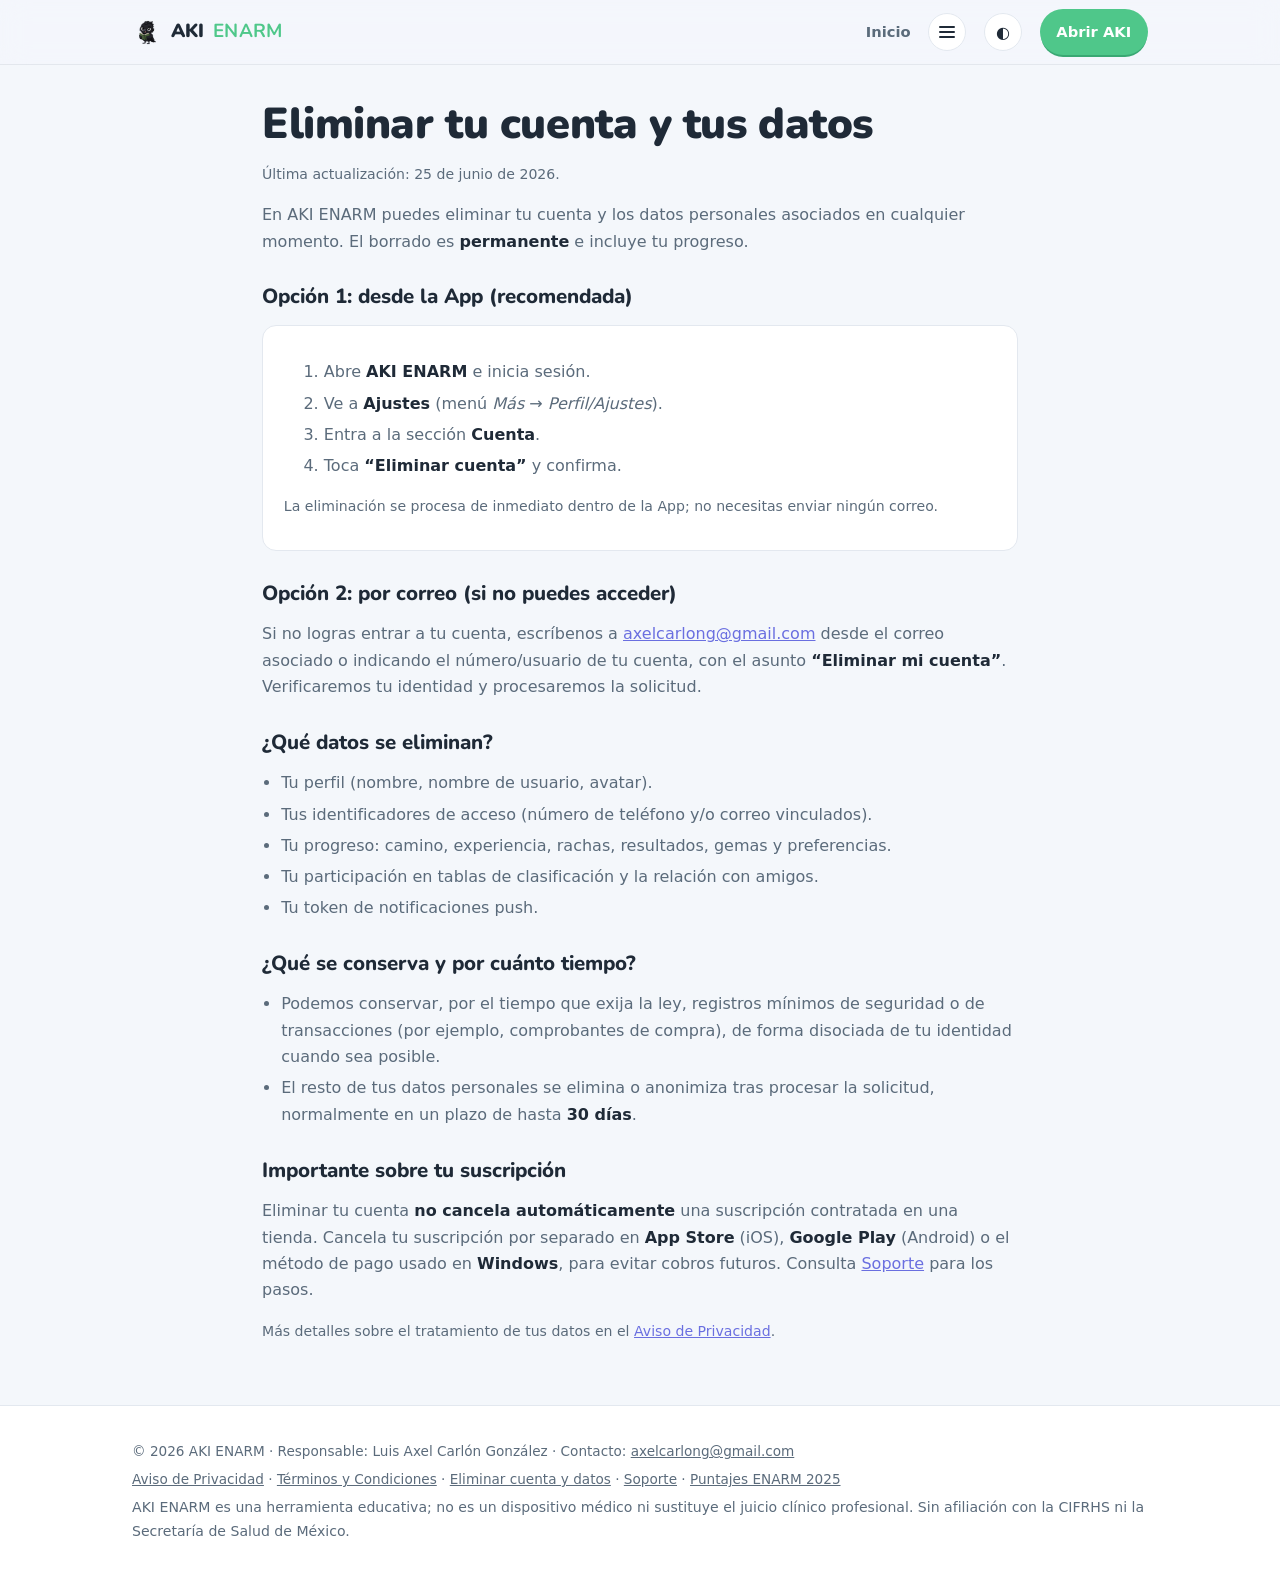
<file: borrar-datos.html>
<!doctype html>
<html lang="es">
<head>
<meta charset="utf-8">
<meta name="viewport" content="width=device-width, initial-scale=1">
<title>Eliminar cuenta y datos · AKI ENARM</title>
<meta name="description" content="Cómo eliminar tu cuenta y tus datos personales de AKI ENARM.">
<meta name="theme-color" content="#0b0d12">
<link rel="icon" href="/assets/favicon-48.png" type="image/png">
<link rel="apple-touch-icon" href="/assets/apple-touch-icon.png">
<link rel="preconnect" href="https://fonts.googleapis.com">
<link rel="preconnect" href="https://fonts.gstatic.com" crossorigin>
<link rel="stylesheet" href="https://fonts.googleapis.com/css2?family=Nunito:wght@800;900&display=swap" media="print" onload="this.media='all'">
<noscript><link rel="stylesheet" href="https://fonts.googleapis.com/css2?family=Nunito:wght@800;900&display=swap"></noscript>
<meta property="og:type" content="website">
<meta property="og:site_name" content="AKI ENARM">
<meta property="og:title" content="Eliminar cuenta y datos · AKI ENARM">
<meta property="og:description" content="Cómo eliminar tu cuenta y tus datos de AKI ENARM.">
<meta property="og:image" content="https://www.akienarm.com/assets/og-image-v2.jpg">
<meta property="og:image:width" content="1200">
<meta property="og:image:height" content="630">
<meta name="twitter:card" content="summary_large_image">
<link rel="stylesheet" href="/styles.css">
</head>
<body>
<header class="site"><div class="wrap">
  <a class="brand" href="/"><img src="/assets/favicon-48.png" alt="" width="30" height="30">AKI <b>ENARM</b></a>
  <nav class="site">
    <a class="solo-desktop" href="/">Inicio</a>
    <div class="menu-soporte" id="menuSoporte">
      <button class="menu-btn" id="menuSoporteBtn" type="button" aria-haspopup="true" aria-expanded="false" aria-label="Menú del sitio"><span class="ham" aria-hidden="true"><i></i><i></i><i></i></span></button>
      <div class="menu-lista" role="menu" aria-label="Menú del sitio">
        <a role="menuitem" href="/#fichas">Cómo funciona</a>
        <a role="menuitem" href="/#planes">Precios</a>
        <a role="menuitem" href="/#instalar">Instalar</a>
        <a role="menuitem" href="/puntaje-enarm-2025">Puntajes ENARM 2025</a>
        <div class="menu-sep" role="separator" aria-hidden="true"></div>
        <a role="menuitem" href="/soporte">Soporte</a>
        <a role="menuitem" href="/privacidad">Aviso de Privacidad</a>
        <a role="menuitem" href="/terminos">Términos y Condiciones</a>
        <a role="menuitem" href="/borrar-datos">Eliminar cuenta y datos</a>
      </div>
    </div>
    <button class="tema-btn" id="temaBtn" type="button" aria-label="Cambiar tema claro u oscuro">◐</button>
    <a class="cta-header" href="https://app.akienarm.com" target="_blank" rel="noopener">Abrir AKI</a>
  </nav>
</div></header>

<main class="pagina"><div class="wrap-angosto">
  <h1>Eliminar tu cuenta y tus datos</h1>
  <p class="muted">Última actualización: 25 de junio de 2026.</p>

  <p>En AKI ENARM puedes eliminar tu cuenta y los datos personales asociados en cualquier momento. El borrado es <strong>permanente</strong> e incluye tu progreso.</p>

  <h2>Opción 1: desde la App (recomendada)</h2>
  <div class="card">
    <ol>
      <li>Abre <strong>AKI ENARM</strong> e inicia sesión.</li>
      <li>Ve a <strong>Ajustes</strong> (menú <em>Más</em> → <em>Perfil/Ajustes</em>).</li>
      <li>Entra a la sección <strong>Cuenta</strong>.</li>
      <li>Toca <strong>“Eliminar cuenta”</strong> y confirma.</li>
    </ol>
    <p class="muted">La eliminación se procesa de inmediato dentro de la App; no necesitas enviar ningún correo.</p>
  </div>

  <h2>Opción 2: por correo (si no puedes acceder)</h2>
  <p>Si no logras entrar a tu cuenta, escríbenos a <a href="mailto:axelcarlong@gmail.com">axelcarlong@gmail.com</a> desde el correo asociado o indicando el número/usuario de tu cuenta, con el asunto <strong>“Eliminar mi cuenta”</strong>. Verificaremos tu identidad y procesaremos la solicitud.</p>

  <h2>¿Qué datos se eliminan?</h2>
  <ul>
    <li>Tu perfil (nombre, nombre de usuario, avatar).</li>
    <li>Tus identificadores de acceso (número de teléfono y/o correo vinculados).</li>
    <li>Tu progreso: camino, experiencia, rachas, resultados, gemas y preferencias.</li>
    <li>Tu participación en tablas de clasificación y la relación con amigos.</li>
    <li>Tu token de notificaciones push.</li>
  </ul>

  <h2>¿Qué se conserva y por cuánto tiempo?</h2>
  <ul>
    <li>Podemos conservar, por el tiempo que exija la ley, registros mínimos de seguridad o de transacciones (por ejemplo, comprobantes de compra), de forma disociada de tu identidad cuando sea posible.</li>
    <li>El resto de tus datos personales se elimina o anonimiza tras procesar la solicitud, normalmente en un plazo de hasta <strong>30 días</strong>.</li>
  </ul>

  <h2>Importante sobre tu suscripción</h2>
  <p>Eliminar tu cuenta <strong>no cancela automáticamente</strong> una suscripción contratada en una tienda. Cancela tu suscripción por separado en <strong>App Store</strong> (iOS), <strong>Google Play</strong> (Android) o el método de pago usado en <strong>Windows</strong>, para evitar cobros futuros. Consulta <a href="/soporte">Soporte</a> para los pasos.</p>

  <p class="muted">Más detalles sobre el tratamiento de tus datos en el <a href="/privacidad">Aviso de Privacidad</a>.</p>
</div></main>

<footer class="site"><div class="wrap">
  <p>© 2026 AKI ENARM · Responsable: Luis Axel Carlón González · Contacto: <a href="mailto:axelcarlong@gmail.com">axelcarlong@gmail.com</a></p>
  <p><a href="/privacidad">Aviso de Privacidad</a> · <a href="/terminos">Términos y Condiciones</a> · <a href="/borrar-datos">Eliminar cuenta y datos</a> · <a href="/soporte">Soporte</a> · <a href="/puntaje-enarm-2025">Puntajes ENARM 2025</a></p>
  <p class="muted">AKI ENARM es una herramienta educativa; no es un dispositivo médico ni sustituye el juicio clínico profesional. Sin afiliación con la CIFRHS ni la Secretaría de Salud de México.</p>
</div></footer>
<script src="/site.js" defer></script>
</body>
</html>
</file>
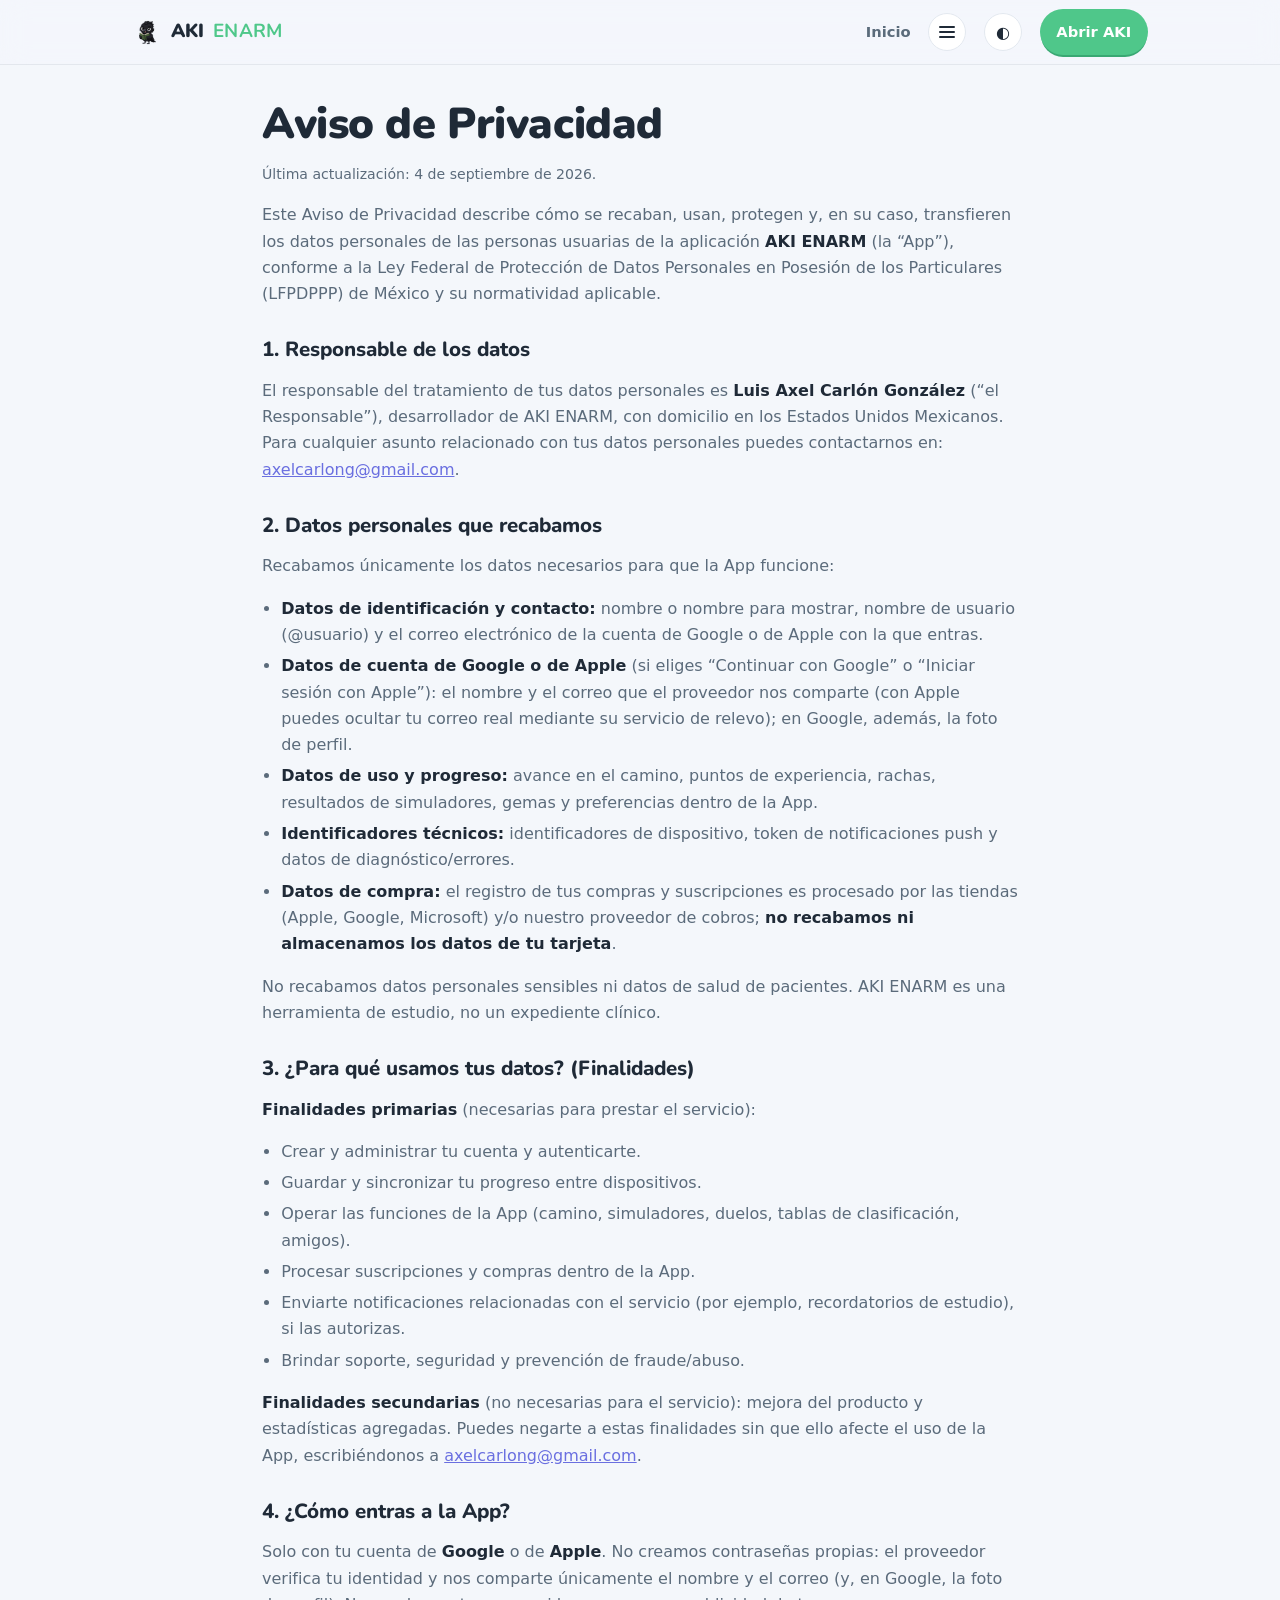
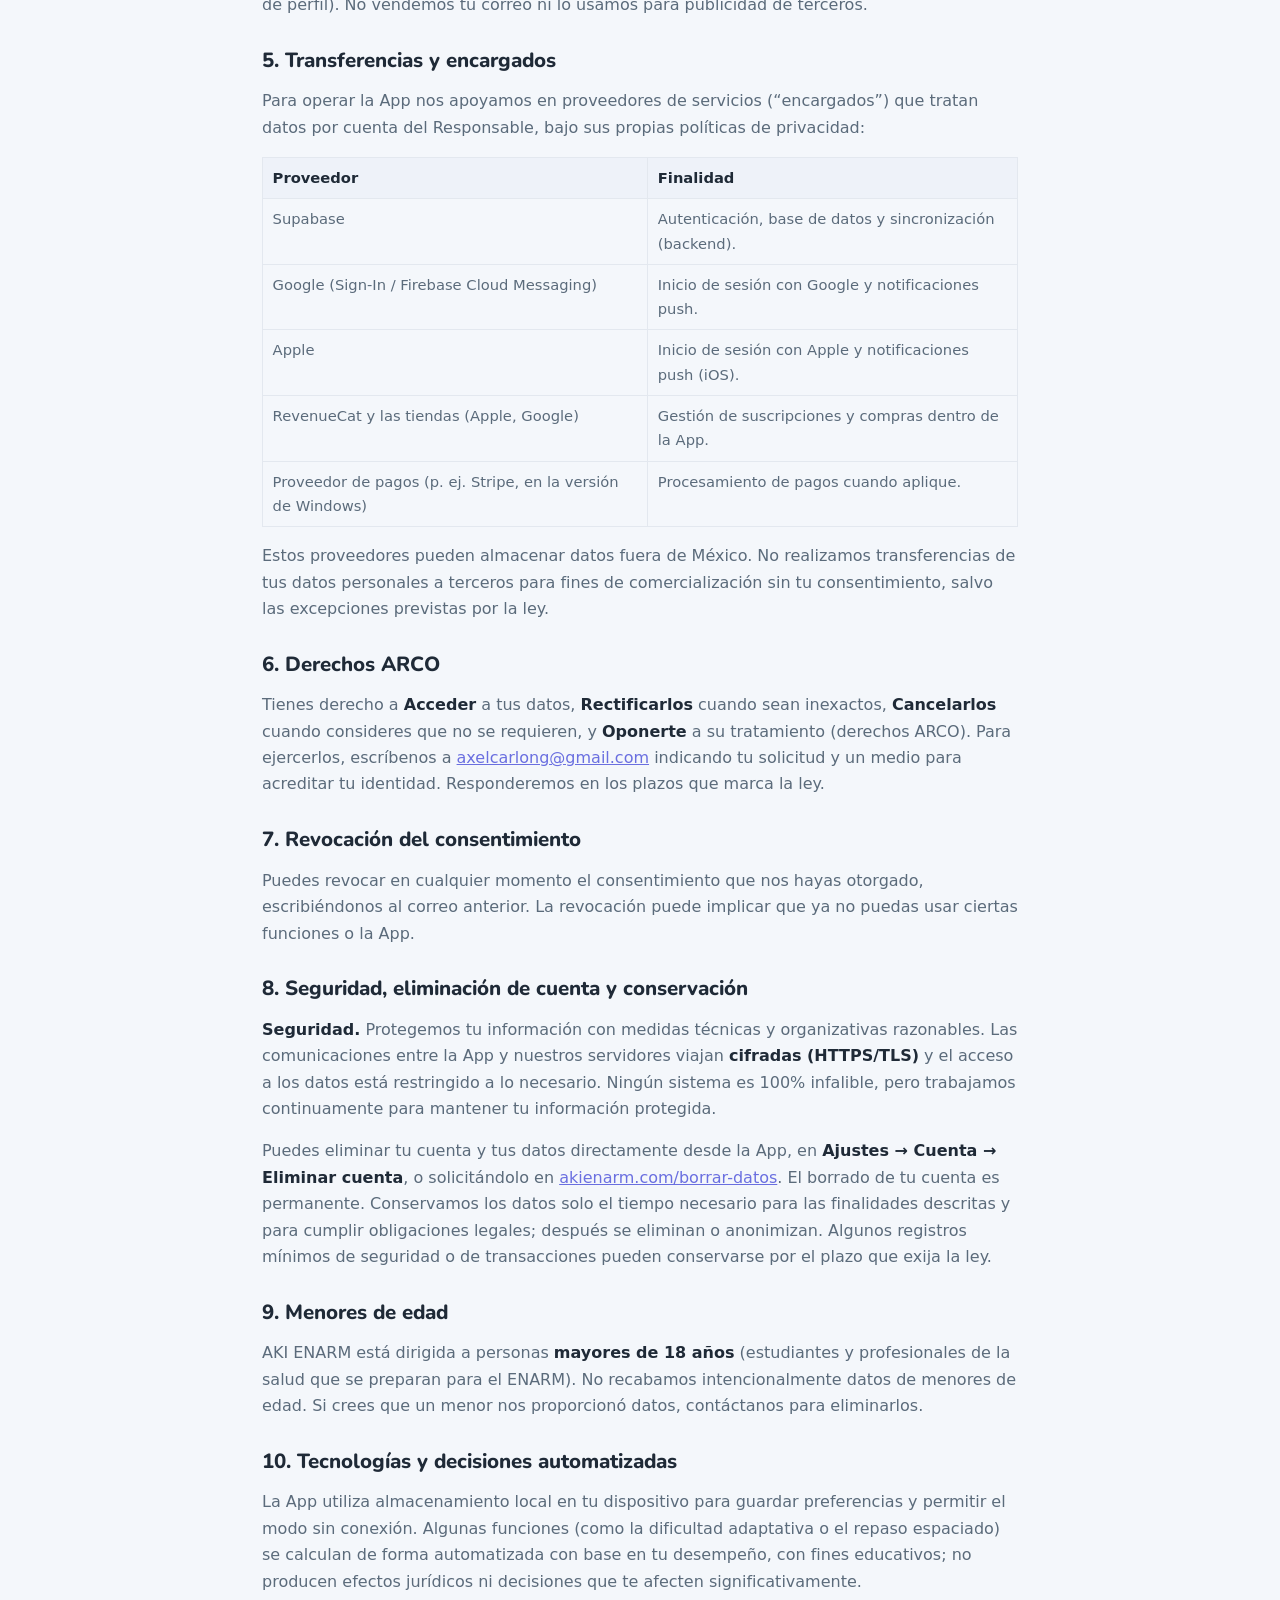
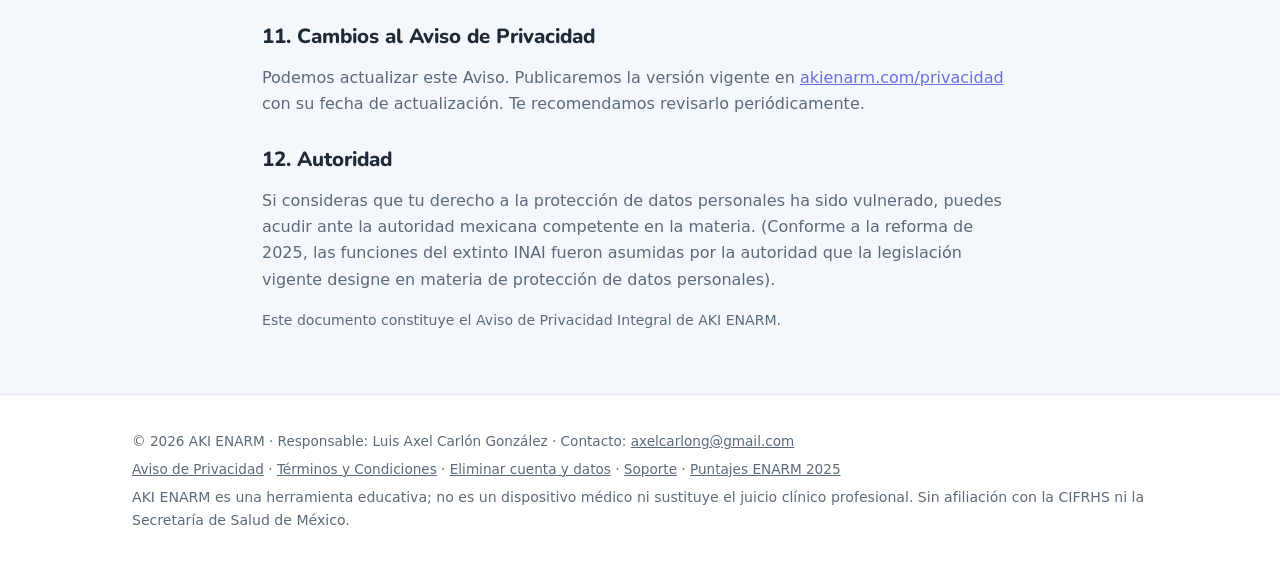
<file: privacidad.html>
<!doctype html>
<html lang="es">
<head>
<meta charset="utf-8">
<meta name="viewport" content="width=device-width, initial-scale=1">
<title>Aviso de Privacidad · AKI ENARM</title>
<meta name="description" content="Aviso de Privacidad de AKI ENARM conforme a la legislación mexicana de protección de datos personales.">
<meta name="theme-color" content="#0b0d12">
<link rel="icon" href="/assets/favicon-48.png" type="image/png">
<link rel="apple-touch-icon" href="/assets/apple-touch-icon.png">
<link rel="preconnect" href="https://fonts.googleapis.com">
<link rel="preconnect" href="https://fonts.gstatic.com" crossorigin>
<link rel="stylesheet" href="https://fonts.googleapis.com/css2?family=Nunito:wght@800;900&display=swap" media="print" onload="this.media='all'">
<noscript><link rel="stylesheet" href="https://fonts.googleapis.com/css2?family=Nunito:wght@800;900&display=swap"></noscript>
<meta property="og:type" content="website">
<meta property="og:site_name" content="AKI ENARM">
<meta property="og:title" content="Aviso de Privacidad · AKI ENARM">
<meta property="og:description" content="Aviso de privacidad de AKI ENARM.">
<meta property="og:image" content="https://www.akienarm.com/assets/og-image-v2.jpg">
<meta property="og:image:width" content="1200">
<meta property="og:image:height" content="630">
<meta name="twitter:card" content="summary_large_image">
<link rel="stylesheet" href="/styles.css">
</head>
<body>
<header class="site"><div class="wrap">
  <a class="brand" href="/"><img src="/assets/favicon-48.png" alt="" width="30" height="30">AKI <b>ENARM</b></a>
  <nav class="site">
    <a class="solo-desktop" href="/">Inicio</a>
    <div class="menu-soporte" id="menuSoporte">
      <button class="menu-btn" id="menuSoporteBtn" type="button" aria-haspopup="true" aria-expanded="false" aria-label="Menú del sitio"><span class="ham" aria-hidden="true"><i></i><i></i><i></i></span></button>
      <div class="menu-lista" role="menu" aria-label="Menú del sitio">
        <a role="menuitem" href="/#fichas">Cómo funciona</a>
        <a role="menuitem" href="/#planes">Precios</a>
        <a role="menuitem" href="/#instalar">Instalar</a>
        <a role="menuitem" href="/puntaje-enarm-2025">Puntajes ENARM 2025</a>
        <div class="menu-sep" role="separator" aria-hidden="true"></div>
        <a role="menuitem" href="/soporte">Soporte</a>
        <a role="menuitem" href="/privacidad">Aviso de Privacidad</a>
        <a role="menuitem" href="/terminos">Términos y Condiciones</a>
        <a role="menuitem" href="/borrar-datos">Eliminar cuenta y datos</a>
      </div>
    </div>
    <button class="tema-btn" id="temaBtn" type="button" aria-label="Cambiar tema claro u oscuro">◐</button>
    <a class="cta-header" href="https://app.akienarm.com" target="_blank" rel="noopener">Abrir AKI</a>
  </nav>
</div></header>

<main class="pagina"><div class="wrap-angosto">
  <h1>Aviso de Privacidad</h1>
  <p class="muted">Última actualización: 4 de septiembre de 2026.</p>

  <p>Este Aviso de Privacidad describe cómo se recaban, usan, protegen y, en su caso, transfieren los datos personales de las personas usuarias de la aplicación <strong>AKI ENARM</strong> (la “App”), conforme a la Ley Federal de Protección de Datos Personales en Posesión de los Particulares (LFPDPPP) de México y su normatividad aplicable.</p>

  <h2>1. Responsable de los datos</h2>
  <p>El responsable del tratamiento de tus datos personales es <strong>Luis Axel Carlón González</strong> (“el Responsable”), desarrollador de AKI ENARM, con domicilio en los Estados Unidos Mexicanos. Para cualquier asunto relacionado con tus datos personales puedes contactarnos en: <a href="mailto:axelcarlong@gmail.com">axelcarlong@gmail.com</a>.</p>

  <h2>2. Datos personales que recabamos</h2>
  <p>Recabamos únicamente los datos necesarios para que la App funcione:</p>
  <ul>
    <li><strong>Datos de identificación y contacto:</strong> nombre o nombre para mostrar, nombre de usuario (@usuario) y el correo electrónico de la cuenta de Google o de Apple con la que entras.</li>
    <li><strong>Datos de cuenta de Google o de Apple</strong> (si eliges “Continuar con Google” o “Iniciar sesión con Apple”): el nombre y el correo que el proveedor nos comparte (con Apple puedes ocultar tu correo real mediante su servicio de relevo); en Google, además, la foto de perfil.</li>
    <li><strong>Datos de uso y progreso:</strong> avance en el camino, puntos de experiencia, rachas, resultados de simuladores, gemas y preferencias dentro de la App.</li>
    <li><strong>Identificadores técnicos:</strong> identificadores de dispositivo, token de notificaciones push y datos de diagnóstico/errores.</li>
    <li><strong>Datos de compra:</strong> el registro de tus compras y suscripciones es procesado por las tiendas (Apple, Google, Microsoft) y/o nuestro proveedor de cobros; <strong>no recabamos ni almacenamos los datos de tu tarjeta</strong>.</li>
  </ul>
  <p>No recabamos datos personales sensibles ni datos de salud de pacientes. AKI ENARM es una herramienta de estudio, no un expediente clínico.</p>

  <h2>3. ¿Para qué usamos tus datos? (Finalidades)</h2>
  <p><strong>Finalidades primarias</strong> (necesarias para prestar el servicio):</p>
  <ul>
    <li>Crear y administrar tu cuenta y autenticarte.</li>
    <li>Guardar y sincronizar tu progreso entre dispositivos.</li>
    <li>Operar las funciones de la App (camino, simuladores, duelos, tablas de clasificación, amigos).</li>
    <li>Procesar suscripciones y compras dentro de la App.</li>
    <li>Enviarte notificaciones relacionadas con el servicio (por ejemplo, recordatorios de estudio), si las autorizas.</li>
    <li>Brindar soporte, seguridad y prevención de fraude/abuso.</li>
  </ul>
  <p><strong>Finalidades secundarias</strong> (no necesarias para el servicio): mejora del producto y estadísticas agregadas. Puedes negarte a estas finalidades sin que ello afecte el uso de la App, escribiéndonos a <a href="mailto:axelcarlong@gmail.com">axelcarlong@gmail.com</a>.</p>

  <h2>4. ¿Cómo entras a la App?</h2>
  <p>Solo con tu cuenta de <strong>Google</strong> o de <strong>Apple</strong>. No creamos contraseñas propias: el proveedor verifica tu identidad y nos comparte únicamente el nombre y el correo (y, en Google, la foto de perfil). No vendemos tu correo ni lo usamos para publicidad de terceros.</p>

  <h2>5. Transferencias y encargados</h2>
  <p>Para operar la App nos apoyamos en proveedores de servicios (“encargados”) que tratan datos por cuenta del Responsable, bajo sus propias políticas de privacidad:</p>
  <table>
    <tr><th>Proveedor</th><th>Finalidad</th></tr>
    <tr><td>Supabase</td><td>Autenticación, base de datos y sincronización (backend).</td></tr>
    <tr><td>Google (Sign-In / Firebase Cloud Messaging)</td><td>Inicio de sesión con Google y notificaciones push.</td></tr>
    <tr><td>Apple</td><td>Inicio de sesión con Apple y notificaciones push (iOS).</td></tr>
    <tr><td>RevenueCat y las tiendas (Apple, Google)</td><td>Gestión de suscripciones y compras dentro de la App.</td></tr>
    <tr><td>Proveedor de pagos (p. ej. Stripe, en la versión de Windows)</td><td>Procesamiento de pagos cuando aplique.</td></tr>
  </table>
  <p>Estos proveedores pueden almacenar datos fuera de México. No realizamos transferencias de tus datos personales a terceros para fines de comercialización sin tu consentimiento, salvo las excepciones previstas por la ley.</p>

  <h2>6. Derechos ARCO</h2>
  <p>Tienes derecho a <strong>Acceder</strong> a tus datos, <strong>Rectificarlos</strong> cuando sean inexactos, <strong>Cancelarlos</strong> cuando consideres que no se requieren, y <strong>Oponerte</strong> a su tratamiento (derechos ARCO). Para ejercerlos, escríbenos a <a href="mailto:axelcarlong@gmail.com">axelcarlong@gmail.com</a> indicando tu solicitud y un medio para acreditar tu identidad. Responderemos en los plazos que marca la ley.</p>

  <h2>7. Revocación del consentimiento</h2>
  <p>Puedes revocar en cualquier momento el consentimiento que nos hayas otorgado, escribiéndonos al correo anterior. La revocación puede implicar que ya no puedas usar ciertas funciones o la App.</p>

  <h2>8. Seguridad, eliminación de cuenta y conservación</h2>
  <p><strong>Seguridad.</strong> Protegemos tu información con medidas técnicas y organizativas razonables. Las comunicaciones entre la App y nuestros servidores viajan <strong>cifradas (HTTPS/TLS)</strong> y el acceso a los datos está restringido a lo necesario. Ningún sistema es 100% infalible, pero trabajamos continuamente para mantener tu información protegida.</p>
  <p>Puedes eliminar tu cuenta y tus datos directamente desde la App, en <strong>Ajustes → Cuenta → Eliminar cuenta</strong>, o solicitándolo en <a href="/borrar-datos">akienarm.com/borrar-datos</a>. El borrado de tu cuenta es permanente. Conservamos los datos solo el tiempo necesario para las finalidades descritas y para cumplir obligaciones legales; después se eliminan o anonimizan. Algunos registros mínimos de seguridad o de transacciones pueden conservarse por el plazo que exija la ley.</p>

  <h2>9. Menores de edad</h2>
  <p>AKI ENARM está dirigida a personas <strong>mayores de 18 años</strong> (estudiantes y profesionales de la salud que se preparan para el ENARM). No recabamos intencionalmente datos de menores de edad. Si crees que un menor nos proporcionó datos, contáctanos para eliminarlos.</p>

  <h2>10. Tecnologías y decisiones automatizadas</h2>
  <p>La App utiliza almacenamiento local en tu dispositivo para guardar preferencias y permitir el modo sin conexión. Algunas funciones (como la dificultad adaptativa o el repaso espaciado) se calculan de forma automatizada con base en tu desempeño, con fines educativos; no producen efectos jurídicos ni decisiones que te afecten significativamente.</p>

  <h2>11. Cambios al Aviso de Privacidad</h2>
  <p>Podemos actualizar este Aviso. Publicaremos la versión vigente en <a href="https://akienarm.com/privacidad">akienarm.com/privacidad</a> con su fecha de actualización. Te recomendamos revisarlo periódicamente.</p>

  <h2>12. Autoridad</h2>
  <p>Si consideras que tu derecho a la protección de datos personales ha sido vulnerado, puedes acudir ante la autoridad mexicana competente en la materia. (Conforme a la reforma de 2025, las funciones del extinto INAI fueron asumidas por la autoridad que la legislación vigente designe en materia de protección de datos personales).</p>

  <p class="muted">Este documento constituye el Aviso de Privacidad Integral de AKI ENARM.</p>
</div></main>

<footer class="site"><div class="wrap">
  <p>© 2026 AKI ENARM · Responsable: Luis Axel Carlón González · Contacto: <a href="mailto:axelcarlong@gmail.com">axelcarlong@gmail.com</a></p>
  <p><a href="/privacidad">Aviso de Privacidad</a> · <a href="/terminos">Términos y Condiciones</a> · <a href="/borrar-datos">Eliminar cuenta y datos</a> · <a href="/soporte">Soporte</a> · <a href="/puntaje-enarm-2025">Puntajes ENARM 2025</a></p>
  <p class="muted">AKI ENARM es una herramienta educativa; no es un dispositivo médico ni sustituye el juicio clínico profesional. Sin afiliación con la CIFRHS ni la Secretaría de Salud de México.</p>
</div></footer>
<script src="/site.js" defer></script>
</body>
</html>
</file>
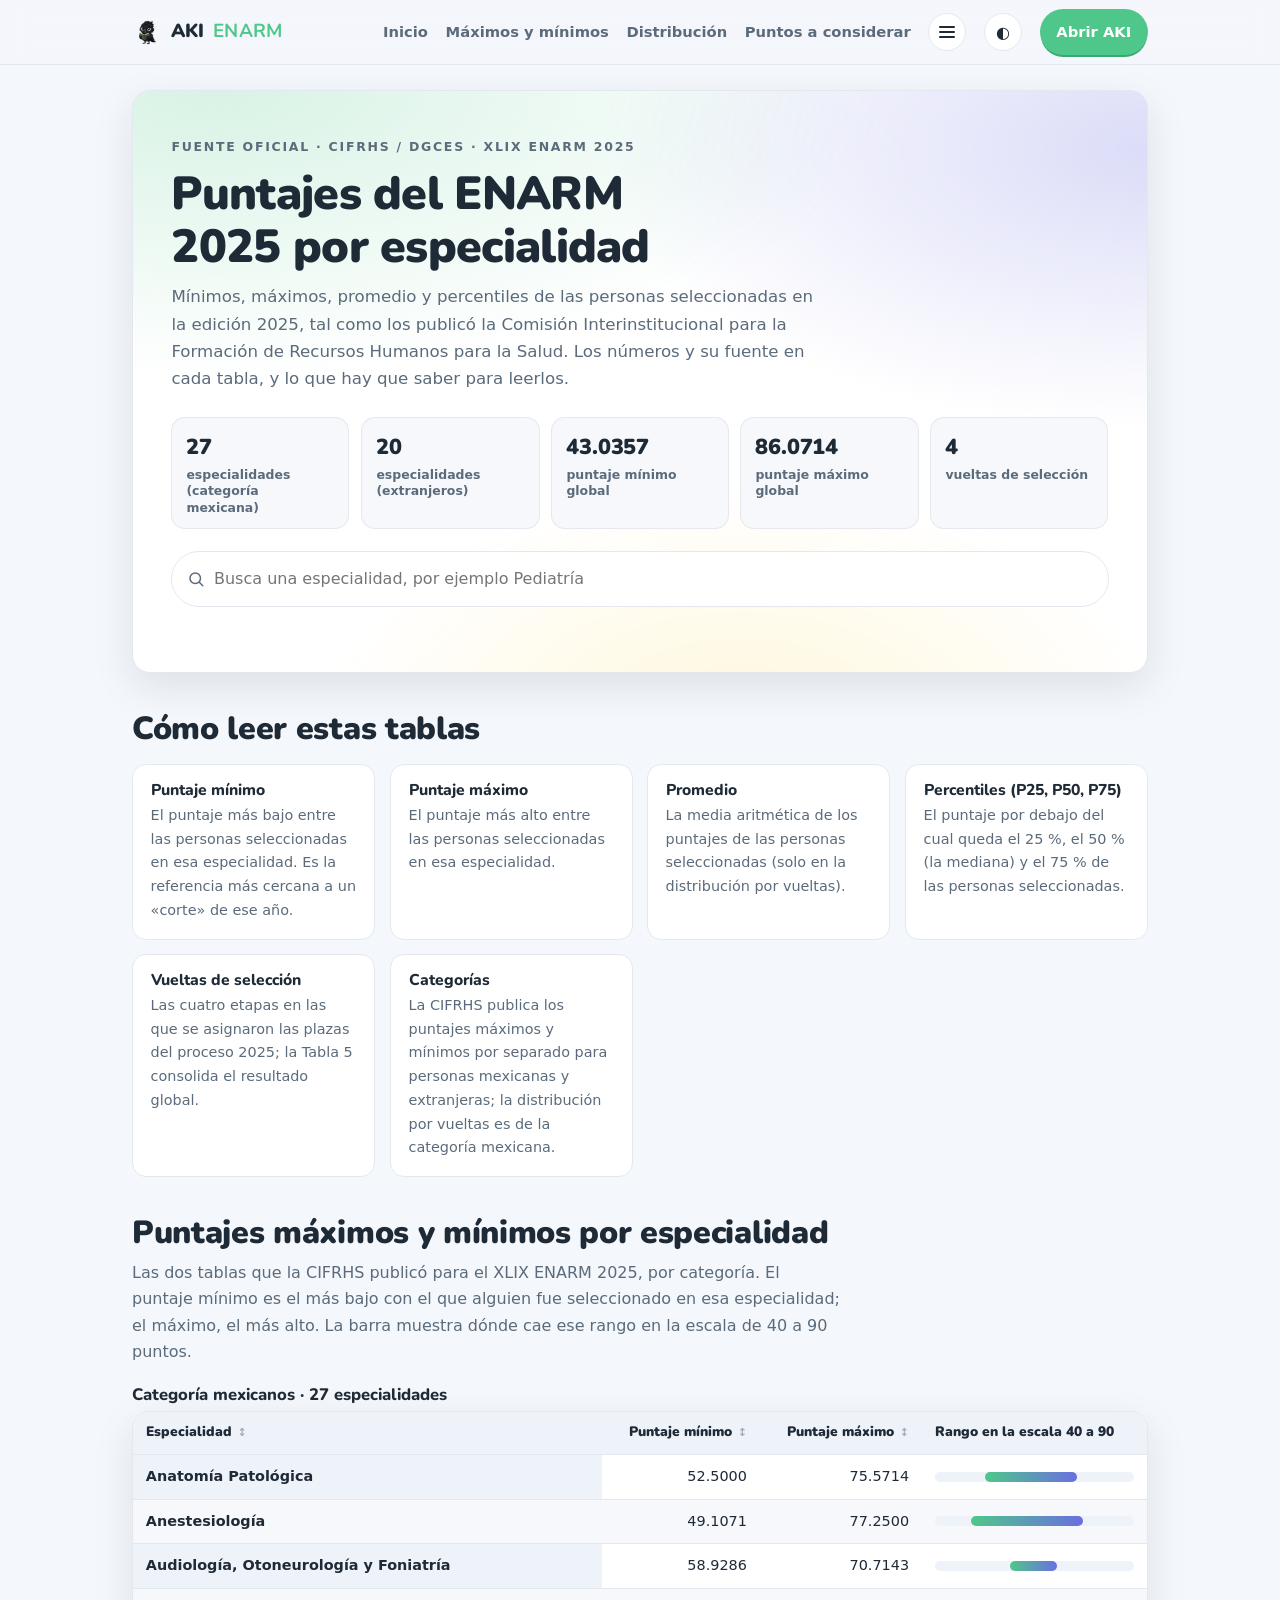
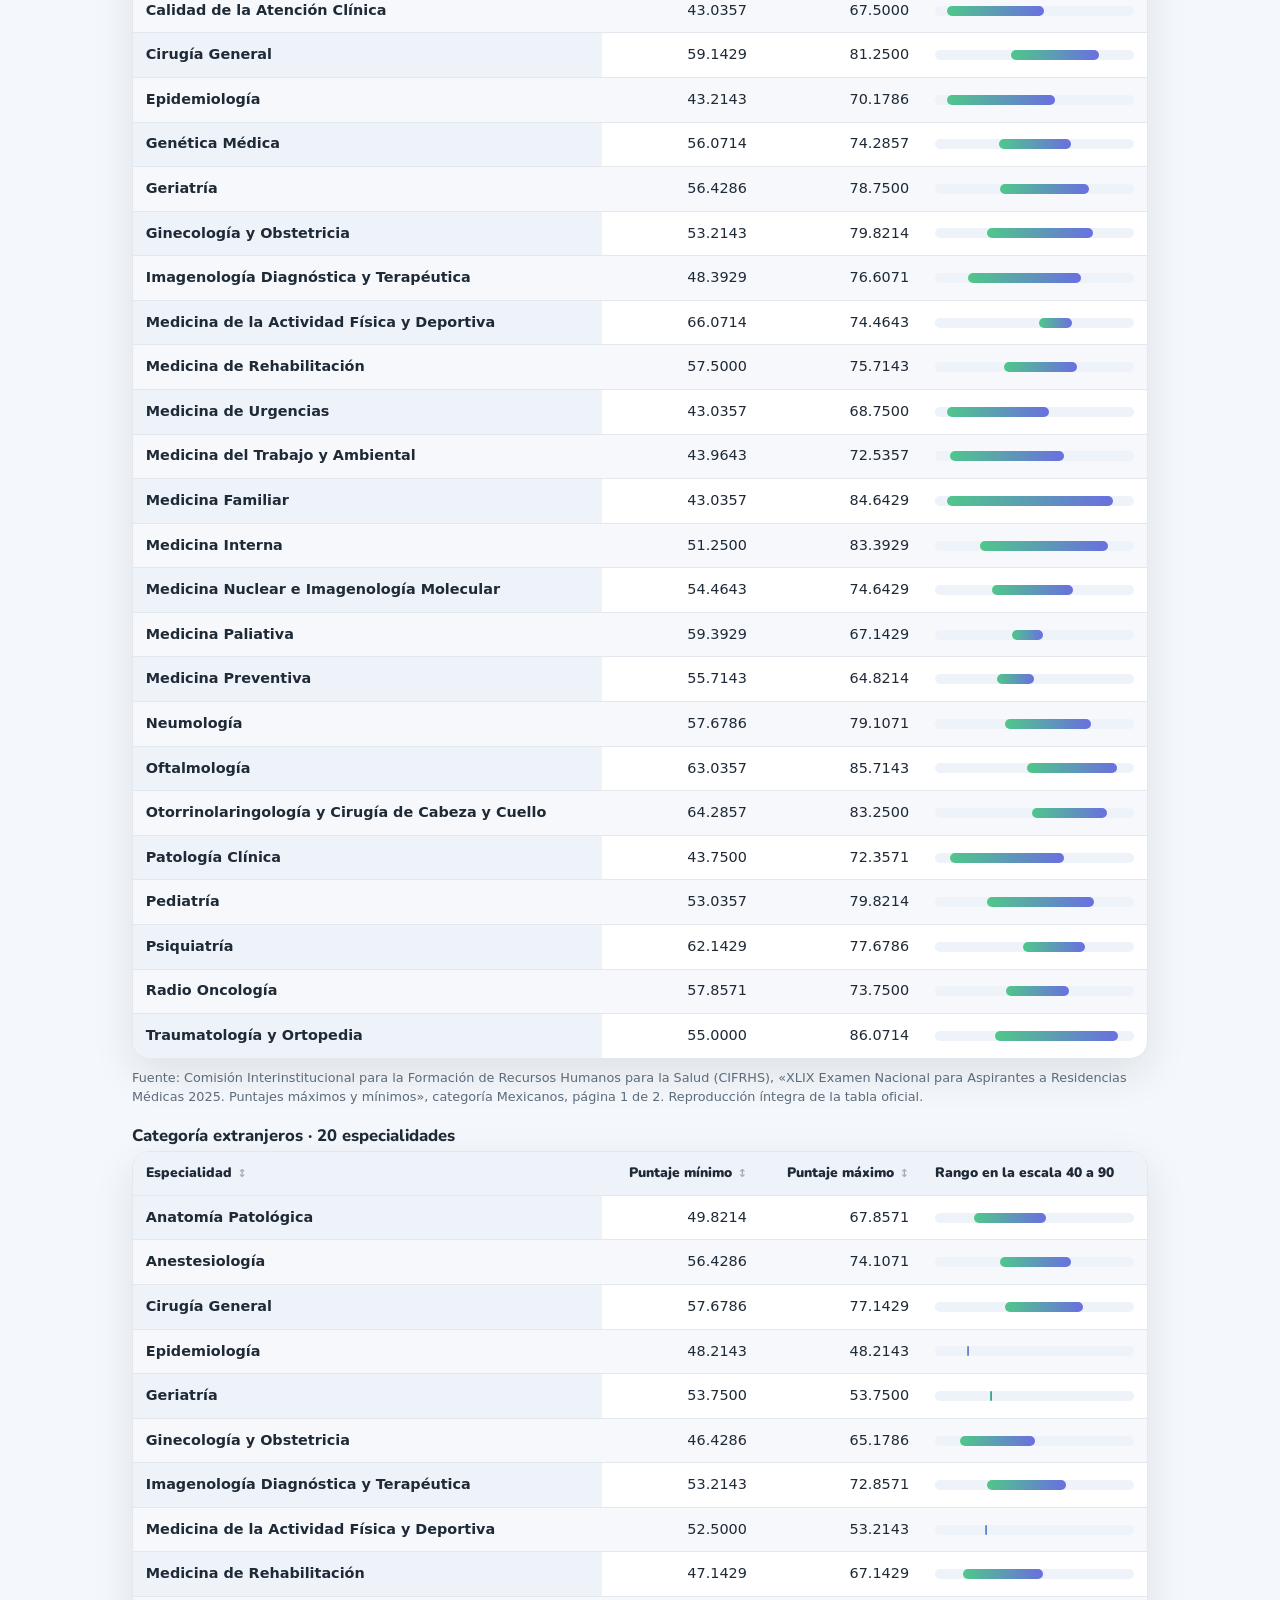
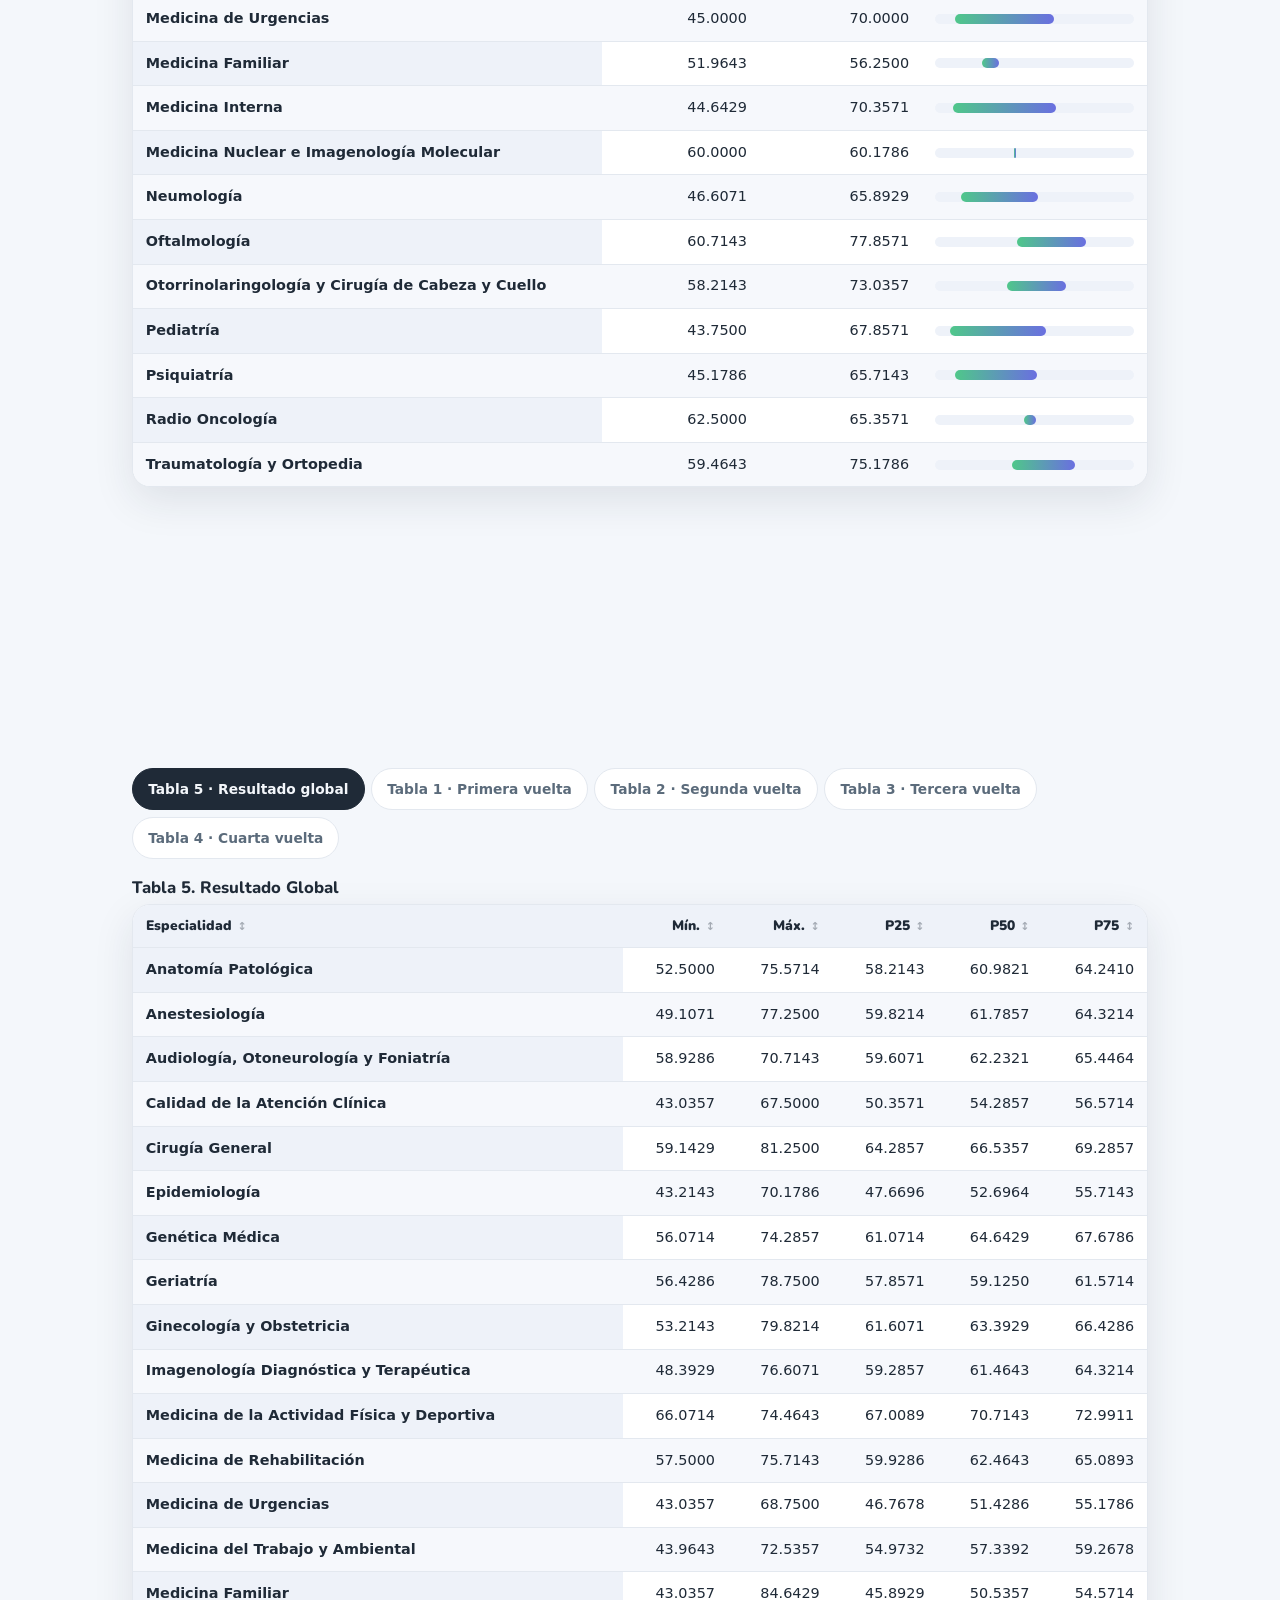
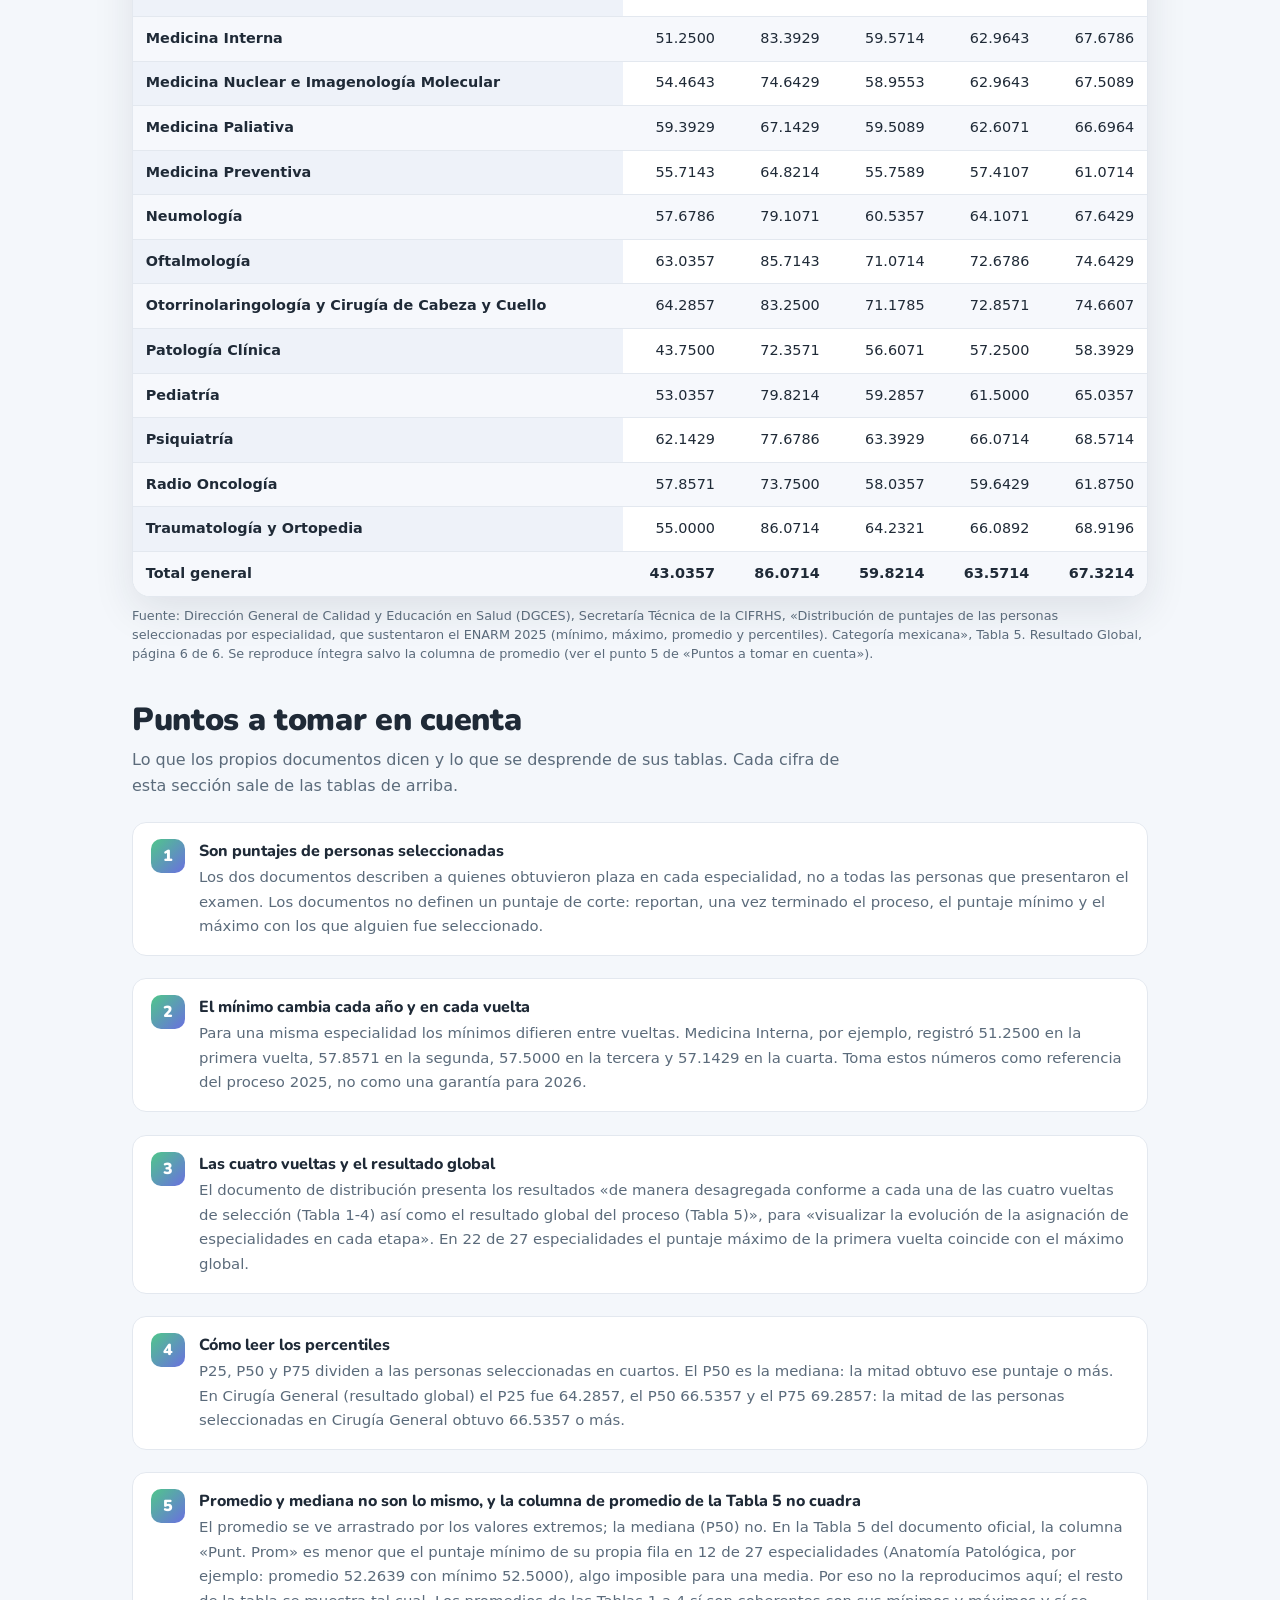
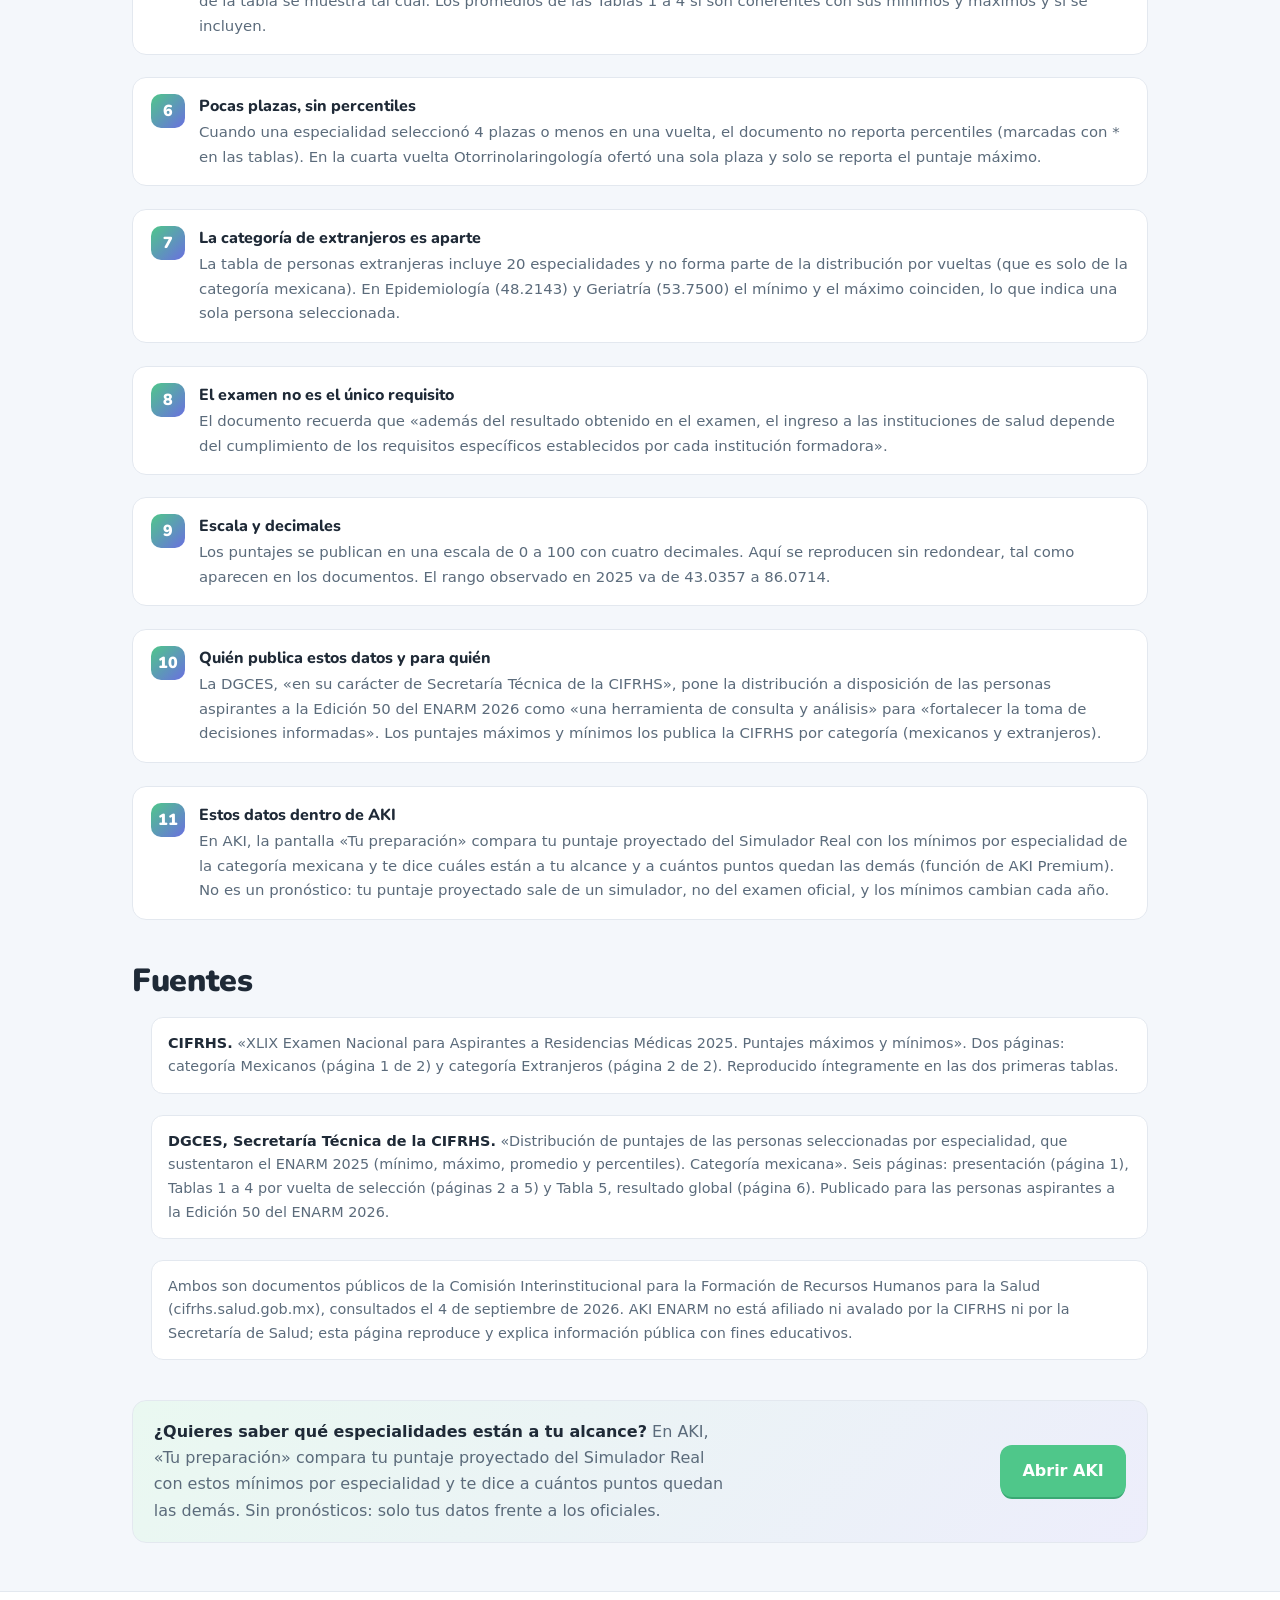
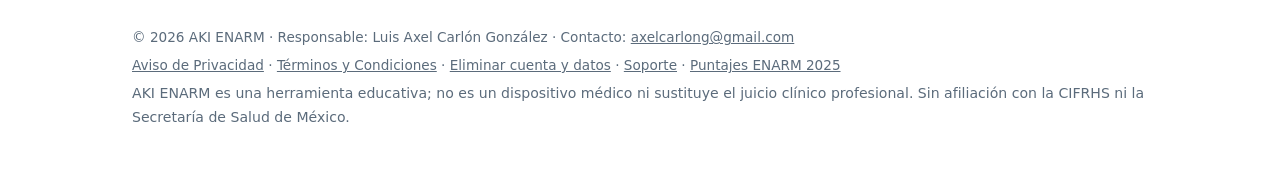
<file: puntaje-enarm-2025.html>
<!doctype html>
<html lang="es" class="sin-js">
<head>
<meta charset="utf-8">
<meta name="viewport" content="width=device-width, initial-scale=1">
<title>Puntajes del ENARM 2025 por especialidad · AKI ENARM</title>
<meta name="description" content="Puntajes mínimos y máximos del ENARM 2025 por especialidad (mexicanos y extranjeros) y la distribución oficial de las personas seleccionadas con promedio y percentiles por vuelta, tal como los publicó la CIFRHS, con la fuente de cada tabla.">
<link rel="canonical" href="https://www.akienarm.com/puntaje-enarm-2025">
<meta name="theme-color" content="#0b0d12">
<meta property="og:type" content="article">
<meta property="og:site_name" content="AKI ENARM">
<meta property="og:title" content="Puntajes del ENARM 2025 por especialidad · AKI ENARM">
<meta property="og:description" content="Mínimos, máximos, promedio y percentiles de las personas seleccionadas en el ENARM 2025, tal como los publicó la CIFRHS, con la fuente de cada tabla.">
<meta property="og:url" content="https://www.akienarm.com/puntaje-enarm-2025">
<meta property="og:image" content="https://www.akienarm.com/assets/og-image-v2.jpg">
<meta property="og:image:width" content="1200">
<meta property="og:image:height" content="630">
<meta property="og:image:type" content="image/jpeg">
<meta property="og:image:alt" content="AKI, la mascota de AKI ENARM, celebrando con un trofeo">
<meta property="og:locale" content="es_MX">
<meta name="twitter:card" content="summary_large_image">
<meta name="twitter:title" content="Puntajes del ENARM 2025 por especialidad · AKI ENARM">
<meta name="twitter:description" content="Mínimos, máximos, promedio y percentiles de las personas seleccionadas en el ENARM 2025, con la fuente de cada tabla.">
<meta name="twitter:image" content="https://www.akienarm.com/assets/og-image-v2.jpg">
<link rel="icon" href="/assets/favicon-48.png" type="image/png">
<link rel="apple-touch-icon" href="/assets/apple-touch-icon.png">
<link rel="preconnect" href="https://fonts.googleapis.com">
<link rel="preconnect" href="https://fonts.gstatic.com" crossorigin>
<link rel="stylesheet" href="https://fonts.googleapis.com/css2?family=Nunito:wght@800;900&display=swap" media="print" onload="this.media='all'">
<noscript><link rel="stylesheet" href="https://fonts.googleapis.com/css2?family=Nunito:wght@800;900&display=swap"></noscript>
<link rel="stylesheet" href="/styles.css">
<style>.pt{padding-top:5.6rem}
.pt-hero{position:relative; overflow:hidden; border-radius:var(--radio); padding:clamp(1.6rem,4vw,2.6rem) clamp(1.2rem,4vw,2.4rem); margin:0 0 1.6rem;
  background:radial-gradient(120% 90% at 8% 0%, rgba(79,199,138,.22), transparent 55%), radial-gradient(90% 80% at 100% 10%, rgba(106,111,224,.24), transparent 60%), radial-gradient(70% 70% at 60% 110%, rgba(255,200,0,.14), transparent 60%), var(--surface);
  border:1px solid var(--line); box-shadow:var(--sombra)}
.pt-eyebrow{display:inline-flex; align-items:center; gap:.5rem; font-size:.78rem; font-weight:800; letter-spacing:.14em; text-transform:uppercase; color:var(--verde-hondo); margin:0 0 .6rem}
[data-tema="dark"] .pt-eyebrow{color:var(--verde)}
@media (prefers-color-scheme:dark){ :root:not([data-tema="light"]) .pt-eyebrow{color:var(--verde)} }
.pt-hero h1{font-size:clamp(1.9rem,4.8vw,2.9rem); font-weight:900; letter-spacing:-.015em; color:var(--ink); margin:0 0 .6rem; max-width:18ch}
.pt-lead{color:var(--soft); font-size:1.04rem; max-width:62ch; margin:0}
.pt-chips{display:grid; grid-template-columns:repeat(auto-fit,minmax(150px,1fr)); gap:.7rem; margin:1.5rem 0 0}
.pt-chip{background:var(--glass); border:1px solid var(--glass-line); border-radius:14px; padding:.75rem .9rem; display:flex; flex-direction:column; gap:.1rem}
.pt-chip b{font-family:var(--fuente-display); font-weight:900; font-size:1.35rem; color:var(--ink); font-variant-numeric:tabular-nums; letter-spacing:-.01em}
.pt-chip span{font-size:.78rem; color:var(--soft); font-weight:700; line-height:1.3}
.pt-buscar{margin:1.4rem 0 0; position:relative}
.pt-buscar input{width:100%; padding:.85rem 1rem .85rem 2.6rem; border:1.5px solid var(--line); border-radius:999px; background:var(--surface); color:var(--ink); font:inherit; font-size:1rem; outline:none}
.pt-buscar input:focus{border-color:var(--verde); box-shadow:0 0 0 4px rgba(79,199,138,.18)}
.pt-buscar svg{position:absolute; left:.95rem; top:50%; transform:translateY(-50%); width:18px; height:18px; color:var(--soft); pointer-events:none}
.pt-cuenta{font-size:.82rem; color:var(--soft); margin:.5rem 0 0 .4rem; min-height:1.2em}
.pt-bloque{margin:2.4rem 0 0; scroll-margin-top:84px}
.pt-bloque h2{font-size:clamp(1.45rem,3.4vw,2rem); font-weight:900; letter-spacing:-.01em; margin:0 0 .5rem}
.pt-intro{color:var(--soft); max-width:70ch; margin:0 0 1.1rem}
.pt-h3{font-size:1.08rem; font-weight:800; margin:1.2rem 0 .6rem; color:var(--ink)}
.pt-defs{display:grid; grid-template-columns:repeat(auto-fit,minmax(230px,1fr)); gap:.9rem; margin-top:1rem}
.pt-def{background:var(--surface); border:1px solid var(--line); border-radius:14px; padding:1rem 1.1rem}
.pt-def h3{font-size:.98rem; font-weight:800; margin:0 0 .3rem; color:var(--ink)}
.pt-def p{margin:0; font-size:.9rem; color:var(--soft)}
.pt-marco{margin:.4rem 0 .6rem; border:1px solid var(--line); background:var(--surface)}
.pt-tabla{width:100%; min-width:640px; margin:0; border-collapse:separate; border-spacing:0; font-size:.9rem}
.pt-tabla th,.pt-tabla td{border:0; border-bottom:1px solid var(--line); padding:.62rem .8rem; vertical-align:middle}
.pt-tabla thead th{position:sticky; top:0; z-index:1; background:var(--surface-2); color:var(--ink); font-family:var(--fuente-display); font-weight:900; font-size:.86rem; text-align:left; white-space:nowrap}
.pt-tabla thead th.num{text-align:right}
.pt-tabla thead th[data-sort]{cursor:pointer; user-select:none}
.pt-tabla thead th[data-sort]::after{content:"↕"; opacity:.35; margin-left:.35rem; font-size:.8em}
.pt-tabla thead th[aria-sort="ascending"]::after{content:"↑"; opacity:1}
.pt-tabla thead th[aria-sort="descending"]::after{content:"↓"; opacity:1}
.pt-tabla tbody th{color:var(--ink); font-weight:700; text-align:left; font-size:.9rem}
.pt-tabla td.num{text-align:right; color:var(--ink); font-variant-numeric:tabular-nums; white-space:nowrap}
.pt-tabla tbody tr:nth-child(even) td,.pt-tabla tbody tr:nth-child(even) th{background:color-mix(in srgb, var(--surface-2) 55%, var(--surface))}
.pt-tabla tbody tr:last-child th,.pt-tabla tbody tr:last-child td{border-bottom:0}
.pt-tabla tr.pt-total th,.pt-tabla tr.pt-total td{background:var(--chip-ok-bg); color:var(--ink); font-weight:800}
.pt-tabla tr[hidden]{display:none}
.pt-th-bar{min-width:190px}
.pt-celbar{min-width:190px}
.pt-bar{position:relative; display:block; height:10px; border-radius:999px; background:var(--surface-2); overflow:hidden}
.pt-bar i{position:absolute; top:0; height:100%; border-radius:999px; background:linear-gradient(90deg,var(--verde),var(--violeta)); transform-origin:left center; transform:scaleX(0); transition:transform .8s var(--ease-out); transition-delay:calc(var(--i,0)*35ms)}
.pt-marco.visto .pt-bar i, html.sin-js .pt-bar i{transform:scaleX(1)}
.pt-nota-ref{color:var(--violeta); font-weight:800}
.pt-fuente{font-size:.8rem; color:var(--soft); margin:.4rem 0 0; line-height:1.5}
.pt-notas{margin:.5rem 0 0; padding-left:1.1rem; font-size:.82rem; color:var(--soft)}
.pt-tabs{display:flex; gap:.4rem; flex-wrap:wrap; margin:1rem 0 .4rem}
.pt-tab{font:inherit; font-weight:800; font-size:.86rem; color:var(--soft); background:var(--surface); border:1.5px solid var(--line); border-radius:999px; padding:.55rem .95rem; cursor:pointer}
.pt-tab[aria-selected="true"]{background:var(--ink); color:var(--bg); border-color:var(--ink)}
.pt-tab:hover{border-color:var(--violeta)}
.pt-puntos{list-style:none; padding:0; margin:1rem 0 0; display:grid; gap:.8rem}
.pt-punto{display:flex; gap:.9rem; background:var(--surface); border:1px solid var(--line); border-radius:14px; padding:1rem 1.1rem}
.pt-num{flex:0 0 34px; height:34px; border-radius:10px; background:linear-gradient(135deg,var(--verde),var(--violeta)); color:#fff; font-family:var(--fuente-display); font-weight:900; display:inline-flex; align-items:center; justify-content:center}
.pt-punto h3{font-size:1rem; font-weight:800; margin:.2rem 0 .3rem; color:var(--ink)}
.pt-punto p{margin:0; color:var(--soft); font-size:.93rem}
.pt-fuentes{list-style:none; padding:0; margin:.8rem 0 0; display:grid; gap:.7rem}
.pt-fuentes li{background:var(--surface); border:1px solid var(--line); border-radius:12px; padding:.85rem 1rem; font-size:.9rem; color:var(--soft)}
.pt-fuentes li b{color:var(--ink)}
.pt-cta{display:flex; flex-wrap:wrap; align-items:center; justify-content:space-between; gap:1rem; margin:2.2rem 0 0; border:1px solid var(--line); background:linear-gradient(135deg, rgba(79,199,138,.12), rgba(106,111,224,.12)), var(--surface)}
.pt-cta p{margin:0; max-width:56ch}
.pt-cta strong{color:var(--ink)}
@media (max-width:640px){ .pt-tabla{font-size:.84rem} .pt-tabla th,.pt-tabla td{padding:.55rem .6rem} .pt-th-bar,.pt-celbar{min-width:130px} }
@media (prefers-reduced-motion:reduce){ .pt-bar i{transition:none; transform:scaleX(1)} }</style>
<script type="application/ld+json">
{
  "@context": "https://schema.org",
  "@type": "Dataset",
  "name": "Puntajes del ENARM 2025 por especialidad (mínimo, máximo, promedio y percentiles)",
  "description": "Puntajes máximos y mínimos por especialidad de las personas seleccionadas en el XLIX ENARM 2025 (categorías mexicanos y extranjeros) y distribución de puntajes por vuelta de selección con promedio y percentiles, tal como los publicó la CIFRHS/DGCES.",
  "url": "https://www.akienarm.com/puntaje-enarm-2025",
  "inLanguage": "es-MX",
  "temporalCoverage": "2025",
  "spatialCoverage": "México",
  "creator": {
    "@type": "Organization",
    "name": "Comisión Interinstitucional para la Formación de Recursos Humanos para la Salud (CIFRHS) / Dirección General de Calidad y Educación en Salud (DGCES)"
  },
  "publisher": {
    "@type": "Organization",
    "name": "AKI ENARM",
    "url": "https://www.akienarm.com/"
  },
  "isBasedOn": [
    {
      "@type": "CreativeWork",
      "name": "XLIX Examen Nacional para Aspirantes a Residencias Médicas 2025. Puntajes máximos y mínimos"
    },
    {
      "@type": "CreativeWork",
      "name": "Distribución de puntajes de las personas seleccionadas por especialidad, que sustentaron el ENARM 2025 (mínimo, máximo, promedio y percentiles). Categoría mexicana"
    }
  ]
}
</script>
</head>
<body>
<a class="skip-link" href="#contenido">Saltar al contenido</a>
<header class="site"><div class="wrap">
  <a class="brand" href="/"><img src="/assets/favicon-48.png" alt="" width="30" height="30">AKI <b>ENARM</b></a>
  <nav class="site">
    <a class="solo-desktop" href="/">Inicio</a>
    <a class="solo-desktop" href="#maximos-minimos">Máximos y mínimos</a>
    <a class="solo-desktop" href="#distribucion">Distribución</a>
    <a class="solo-desktop" href="#puntos">Puntos a considerar</a>
    <div class="menu-soporte" id="menuSoporte">
      <button class="menu-btn" id="menuSoporteBtn" type="button" aria-haspopup="true" aria-expanded="false" aria-label="Menú del sitio"><span class="ham" aria-hidden="true"><i></i><i></i><i></i></span></button>
      <div class="menu-lista" role="menu" aria-label="Menú del sitio">
        <a role="menuitem" href="/#fichas">Cómo funciona</a>
        <a role="menuitem" href="/#planes">Precios</a>
        <a role="menuitem" href="/#instalar">Instalar</a>
        <a role="menuitem" href="/puntaje-enarm-2025">Puntajes ENARM 2025</a>
        <div class="menu-sep" role="separator" aria-hidden="true"></div>
        <a role="menuitem" href="/soporte">Soporte</a>
        <a role="menuitem" href="/privacidad">Aviso de Privacidad</a>
        <a role="menuitem" href="/terminos">Términos y Condiciones</a>
        <a role="menuitem" href="/borrar-datos">Eliminar cuenta y datos</a>
      </div>
    </div>
    <button class="tema-btn" id="temaBtn" type="button" aria-label="Cambiar tema claro u oscuro">◐</button>
    <a class="cta-header" href="https://app.akienarm.com" target="_blank" rel="noopener">Abrir AKI</a>
  </nav>
</div></header>

<main class="pagina pt" id="contenido"><div class="wrap">
  <section class="pt-hero reveal" aria-labelledby="titulo">
    <p class="pt-eyebrow">Fuente oficial · CIFRHS / DGCES · XLIX ENARM 2025</p>
    <h1 id="titulo">Puntajes del ENARM 2025 por especialidad</h1>
    <p class="pt-lead">Mínimos, máximos, promedio y percentiles de las personas seleccionadas en la edición 2025, tal como los publicó la Comisión Interinstitucional para la Formación de Recursos Humanos para la Salud. Los números y su fuente en cada tabla, y lo que hay que saber para leerlos.</p>
    <div class="pt-chips"><div class="pt-chip reveal" style="--i:0"><b>27</b><span>especialidades (categoría mexicana)</span></div><div class="pt-chip reveal" style="--i:1"><b>20</b><span>especialidades (extranjeros)</span></div><div class="pt-chip reveal" style="--i:2"><b>43.0357</b><span>puntaje mínimo global</span></div><div class="pt-chip reveal" style="--i:3"><b>86.0714</b><span>puntaje máximo global</span></div><div class="pt-chip reveal" style="--i:4"><b>4</b><span>vueltas de selección</span></div></div>
    <div class="pt-buscar"><svg viewBox="0 0 24 24" fill="none" stroke="currentColor" stroke-width="2" stroke-linecap="round" stroke-linejoin="round" aria-hidden="true"><circle cx="11" cy="11" r="7"/><path d="m21 21-4.3-4.3"/></svg><input type="search" id="ptBuscar" placeholder="Busca una especialidad, por ejemplo Pediatría" aria-label="Filtrar especialidades en todas las tablas" autocomplete="off"></div>
    <p class="pt-cuenta" id="ptCuenta" aria-live="polite"></p>
  </section>

  <section class="pt-bloque" id="como-leer" aria-labelledby="h-como">
    <h2 id="h-como" class="reveal">Cómo leer estas tablas</h2>
    <div class="pt-defs"><div class="pt-def reveal" style="--i:0"><h3>Puntaje mínimo</h3><p>El puntaje más bajo entre las personas seleccionadas en esa especialidad. Es la referencia más cercana a un «corte» de ese año.</p></div><div class="pt-def reveal" style="--i:1"><h3>Puntaje máximo</h3><p>El puntaje más alto entre las personas seleccionadas en esa especialidad.</p></div><div class="pt-def reveal" style="--i:2"><h3>Promedio</h3><p>La media aritmética de los puntajes de las personas seleccionadas (solo en la distribución por vueltas).</p></div><div class="pt-def reveal" style="--i:3"><h3>Percentiles (P25, P50, P75)</h3><p>El puntaje por debajo del cual queda el 25 %, el 50 % (la mediana) y el 75 % de las personas seleccionadas.</p></div><div class="pt-def reveal" style="--i:4"><h3>Vueltas de selección</h3><p>Las cuatro etapas en las que se asignaron las plazas del proceso 2025; la Tabla 5 consolida el resultado global.</p></div><div class="pt-def reveal" style="--i:5"><h3>Categorías</h3><p>La CIFRHS publica los puntajes máximos y mínimos por separado para personas mexicanas y extranjeras; la distribución por vueltas es de la categoría mexicana.</p></div></div>
  </section>

  <section class="pt-bloque" id="maximos-minimos" aria-labelledby="h-mm">
    <h2 id="h-mm" class="reveal">Puntajes máximos y mínimos por especialidad</h2>
    <p class="pt-intro reveal">Las dos tablas que la CIFRHS publicó para el XLIX ENARM 2025, por categoría. El puntaje mínimo es el más bajo con el que alguien fue seleccionado en esa especialidad; el máximo, el más alto. La barra muestra dónde cae ese rango en la escala de 40 a 90 puntos.</p>
    <h3 class="pt-h3 reveal">Categoría mexicanos · 27 especialidades</h3>
    <div class="tabla-scroll pt-marco"><table class="pt-tabla" id="tabla-mexicanos" data-tipo="puntajes"><caption class="visually-hidden">Puntajes máximos y mínimos, categoría mexicanos, ENARM 2025</caption><thead><tr><th scope="col" data-sort="texto">Especialidad</th><th scope="col" class="num" data-sort="num">Puntaje mínimo</th><th scope="col" class="num" data-sort="num">Puntaje máximo</th><th scope="col" class="pt-th-bar">Rango en la escala 40 a 90</th></tr></thead><tbody><tr data-esp="anatomía patológica" style="--i:0"><th scope="row">Anatomía Patológica</th><td class="num">52.5000</td><td class="num">75.5714</td><td class="pt-celbar"><span class="pt-bar" aria-hidden="true"><i style="left:25.0%;width:46.1%"></i></span></td></tr><tr data-esp="anestesiología" style="--i:1"><th scope="row">Anestesiología</th><td class="num">49.1071</td><td class="num">77.2500</td><td class="pt-celbar"><span class="pt-bar" aria-hidden="true"><i style="left:18.2%;width:56.3%"></i></span></td></tr><tr data-esp="audiología, otoneurología y foniatría" style="--i:2"><th scope="row">Audiología, Otoneurología y Foniatría</th><td class="num">58.9286</td><td class="num">70.7143</td><td class="pt-celbar"><span class="pt-bar" aria-hidden="true"><i style="left:37.9%;width:23.6%"></i></span></td></tr><tr data-esp="calidad de la atención clínica" style="--i:3"><th scope="row">Calidad de la Atención Clínica</th><td class="num">43.0357</td><td class="num">67.5000</td><td class="pt-celbar"><span class="pt-bar" aria-hidden="true"><i style="left:6.1%;width:48.9%"></i></span></td></tr><tr data-esp="cirugía general" style="--i:4"><th scope="row">Cirugía General</th><td class="num">59.1429</td><td class="num">81.2500</td><td class="pt-celbar"><span class="pt-bar" aria-hidden="true"><i style="left:38.3%;width:44.2%"></i></span></td></tr><tr data-esp="epidemiología" style="--i:5"><th scope="row">Epidemiología</th><td class="num">43.2143</td><td class="num">70.1786</td><td class="pt-celbar"><span class="pt-bar" aria-hidden="true"><i style="left:6.4%;width:53.9%"></i></span></td></tr><tr data-esp="genética médica" style="--i:6"><th scope="row">Genética Médica</th><td class="num">56.0714</td><td class="num">74.2857</td><td class="pt-celbar"><span class="pt-bar" aria-hidden="true"><i style="left:32.1%;width:36.4%"></i></span></td></tr><tr data-esp="geriatría" style="--i:7"><th scope="row">Geriatría</th><td class="num">56.4286</td><td class="num">78.7500</td><td class="pt-celbar"><span class="pt-bar" aria-hidden="true"><i style="left:32.9%;width:44.6%"></i></span></td></tr><tr data-esp="ginecología y obstetricia" style="--i:8"><th scope="row">Ginecología y Obstetricia</th><td class="num">53.2143</td><td class="num">79.8214</td><td class="pt-celbar"><span class="pt-bar" aria-hidden="true"><i style="left:26.4%;width:53.2%"></i></span></td></tr><tr data-esp="imagenología diagnóstica y terapéutica" style="--i:9"><th scope="row">Imagenología Diagnóstica y Terapéutica</th><td class="num">48.3929</td><td class="num">76.6071</td><td class="pt-celbar"><span class="pt-bar" aria-hidden="true"><i style="left:16.8%;width:56.4%"></i></span></td></tr><tr data-esp="medicina de la actividad física y deportiva" style="--i:10"><th scope="row">Medicina de la Actividad Física y Deportiva</th><td class="num">66.0714</td><td class="num">74.4643</td><td class="pt-celbar"><span class="pt-bar" aria-hidden="true"><i style="left:52.1%;width:16.8%"></i></span></td></tr><tr data-esp="medicina de rehabilitación" style="--i:11"><th scope="row">Medicina de Rehabilitación</th><td class="num">57.5000</td><td class="num">75.7143</td><td class="pt-celbar"><span class="pt-bar" aria-hidden="true"><i style="left:35.0%;width:36.4%"></i></span></td></tr><tr data-esp="medicina de urgencias" style="--i:12"><th scope="row">Medicina de Urgencias</th><td class="num">43.0357</td><td class="num">68.7500</td><td class="pt-celbar"><span class="pt-bar" aria-hidden="true"><i style="left:6.1%;width:51.4%"></i></span></td></tr><tr data-esp="medicina del trabajo y ambiental" style="--i:13"><th scope="row">Medicina del Trabajo y Ambiental</th><td class="num">43.9643</td><td class="num">72.5357</td><td class="pt-celbar"><span class="pt-bar" aria-hidden="true"><i style="left:7.9%;width:57.1%"></i></span></td></tr><tr data-esp="medicina familiar" style="--i:14"><th scope="row">Medicina Familiar</th><td class="num">43.0357</td><td class="num">84.6429</td><td class="pt-celbar"><span class="pt-bar" aria-hidden="true"><i style="left:6.1%;width:83.2%"></i></span></td></tr><tr data-esp="medicina interna" style="--i:15"><th scope="row">Medicina Interna</th><td class="num">51.2500</td><td class="num">83.3929</td><td class="pt-celbar"><span class="pt-bar" aria-hidden="true"><i style="left:22.5%;width:64.3%"></i></span></td></tr><tr data-esp="medicina nuclear e imagenología molecular" style="--i:16"><th scope="row">Medicina Nuclear e Imagenología Molecular</th><td class="num">54.4643</td><td class="num">74.6429</td><td class="pt-celbar"><span class="pt-bar" aria-hidden="true"><i style="left:28.9%;width:40.4%"></i></span></td></tr><tr data-esp="medicina paliativa" style="--i:17"><th scope="row">Medicina Paliativa</th><td class="num">59.3929</td><td class="num">67.1429</td><td class="pt-celbar"><span class="pt-bar" aria-hidden="true"><i style="left:38.8%;width:15.5%"></i></span></td></tr><tr data-esp="medicina preventiva" style="--i:18"><th scope="row">Medicina Preventiva</th><td class="num">55.7143</td><td class="num">64.8214</td><td class="pt-celbar"><span class="pt-bar" aria-hidden="true"><i style="left:31.4%;width:18.2%"></i></span></td></tr><tr data-esp="neumología" style="--i:19"><th scope="row">Neumología</th><td class="num">57.6786</td><td class="num">79.1071</td><td class="pt-celbar"><span class="pt-bar" aria-hidden="true"><i style="left:35.4%;width:42.9%"></i></span></td></tr><tr data-esp="oftalmología" style="--i:20"><th scope="row">Oftalmología</th><td class="num">63.0357</td><td class="num">85.7143</td><td class="pt-celbar"><span class="pt-bar" aria-hidden="true"><i style="left:46.1%;width:45.4%"></i></span></td></tr><tr data-esp="otorrinolaringología y cirugía de cabeza y cuello" style="--i:21"><th scope="row">Otorrinolaringología y Cirugía de Cabeza y Cuello</th><td class="num">64.2857</td><td class="num">83.2500</td><td class="pt-celbar"><span class="pt-bar" aria-hidden="true"><i style="left:48.6%;width:37.9%"></i></span></td></tr><tr data-esp="patología clínica" style="--i:22"><th scope="row">Patología Clínica</th><td class="num">43.7500</td><td class="num">72.3571</td><td class="pt-celbar"><span class="pt-bar" aria-hidden="true"><i style="left:7.5%;width:57.2%"></i></span></td></tr><tr data-esp="pediatría" style="--i:23"><th scope="row">Pediatría</th><td class="num">53.0357</td><td class="num">79.8214</td><td class="pt-celbar"><span class="pt-bar" aria-hidden="true"><i style="left:26.1%;width:53.6%"></i></span></td></tr><tr data-esp="psiquiatría" style="--i:24"><th scope="row">Psiquiatría</th><td class="num">62.1429</td><td class="num">77.6786</td><td class="pt-celbar"><span class="pt-bar" aria-hidden="true"><i style="left:44.3%;width:31.1%"></i></span></td></tr><tr data-esp="radio oncología" style="--i:25"><th scope="row">Radio Oncología</th><td class="num">57.8571</td><td class="num">73.7500</td><td class="pt-celbar"><span class="pt-bar" aria-hidden="true"><i style="left:35.7%;width:31.8%"></i></span></td></tr><tr data-esp="traumatología y ortopedia" style="--i:26"><th scope="row">Traumatología y Ortopedia</th><td class="num">55.0000</td><td class="num">86.0714</td><td class="pt-celbar"><span class="pt-bar" aria-hidden="true"><i style="left:30.0%;width:62.1%"></i></span></td></tr></tbody></table></div>
    <p class="pt-fuente reveal">Fuente: Comisión Interinstitucional para la Formación de Recursos Humanos para la Salud (CIFRHS), «XLIX Examen Nacional para Aspirantes a Residencias Médicas 2025. Puntajes máximos y mínimos», categoría Mexicanos, página 1 de 2. Reproducción íntegra de la tabla oficial.</p>
    <h3 class="pt-h3 reveal">Categoría extranjeros · 20 especialidades</h3>
    <div class="tabla-scroll pt-marco"><table class="pt-tabla" id="tabla-extranjeros" data-tipo="puntajes"><caption class="visually-hidden">Puntajes máximos y mínimos, categoría extranjeros, ENARM 2025</caption><thead><tr><th scope="col" data-sort="texto">Especialidad</th><th scope="col" class="num" data-sort="num">Puntaje mínimo</th><th scope="col" class="num" data-sort="num">Puntaje máximo</th><th scope="col" class="pt-th-bar">Rango en la escala 40 a 90</th></tr></thead><tbody><tr data-esp="anatomía patológica" style="--i:0"><th scope="row">Anatomía Patológica</th><td class="num">49.8214</td><td class="num">67.8571</td><td class="pt-celbar"><span class="pt-bar" aria-hidden="true"><i style="left:19.6%;width:36.1%"></i></span></td></tr><tr data-esp="anestesiología" style="--i:1"><th scope="row">Anestesiología</th><td class="num">56.4286</td><td class="num">74.1071</td><td class="pt-celbar"><span class="pt-bar" aria-hidden="true"><i style="left:32.9%;width:35.4%"></i></span></td></tr><tr data-esp="cirugía general" style="--i:2"><th scope="row">Cirugía General</th><td class="num">57.6786</td><td class="num">77.1429</td><td class="pt-celbar"><span class="pt-bar" aria-hidden="true"><i style="left:35.4%;width:38.9%"></i></span></td></tr><tr data-esp="epidemiología" style="--i:3"><th scope="row">Epidemiología</th><td class="num">48.2143</td><td class="num">48.2143</td><td class="pt-celbar"><span class="pt-bar" aria-hidden="true"><i style="left:16.4%;width:1.0%"></i></span></td></tr><tr data-esp="geriatría" style="--i:4"><th scope="row">Geriatría</th><td class="num">53.7500</td><td class="num">53.7500</td><td class="pt-celbar"><span class="pt-bar" aria-hidden="true"><i style="left:27.5%;width:1.0%"></i></span></td></tr><tr data-esp="ginecología y obstetricia" style="--i:5"><th scope="row">Ginecología y Obstetricia</th><td class="num">46.4286</td><td class="num">65.1786</td><td class="pt-celbar"><span class="pt-bar" aria-hidden="true"><i style="left:12.9%;width:37.5%"></i></span></td></tr><tr data-esp="imagenología diagnóstica y terapéutica" style="--i:6"><th scope="row">Imagenología Diagnóstica y Terapéutica</th><td class="num">53.2143</td><td class="num">72.8571</td><td class="pt-celbar"><span class="pt-bar" aria-hidden="true"><i style="left:26.4%;width:39.3%"></i></span></td></tr><tr data-esp="medicina de la actividad física y deportiva" style="--i:7"><th scope="row">Medicina de la Actividad Física y Deportiva</th><td class="num">52.5000</td><td class="num">53.2143</td><td class="pt-celbar"><span class="pt-bar" aria-hidden="true"><i style="left:25.0%;width:1.4%"></i></span></td></tr><tr data-esp="medicina de rehabilitación" style="--i:8"><th scope="row">Medicina de Rehabilitación</th><td class="num">47.1429</td><td class="num">67.1429</td><td class="pt-celbar"><span class="pt-bar" aria-hidden="true"><i style="left:14.3%;width:40.0%"></i></span></td></tr><tr data-esp="medicina de urgencias" style="--i:9"><th scope="row">Medicina de Urgencias</th><td class="num">45.0000</td><td class="num">70.0000</td><td class="pt-celbar"><span class="pt-bar" aria-hidden="true"><i style="left:10.0%;width:50.0%"></i></span></td></tr><tr data-esp="medicina familiar" style="--i:10"><th scope="row">Medicina Familiar</th><td class="num">51.9643</td><td class="num">56.2500</td><td class="pt-celbar"><span class="pt-bar" aria-hidden="true"><i style="left:23.9%;width:8.6%"></i></span></td></tr><tr data-esp="medicina interna" style="--i:11"><th scope="row">Medicina Interna</th><td class="num">44.6429</td><td class="num">70.3571</td><td class="pt-celbar"><span class="pt-bar" aria-hidden="true"><i style="left:9.3%;width:51.4%"></i></span></td></tr><tr data-esp="medicina nuclear e imagenología molecular" style="--i:12"><th scope="row">Medicina Nuclear e Imagenología Molecular</th><td class="num">60.0000</td><td class="num">60.1786</td><td class="pt-celbar"><span class="pt-bar" aria-hidden="true"><i style="left:40.0%;width:1.0%"></i></span></td></tr><tr data-esp="neumología" style="--i:13"><th scope="row">Neumología</th><td class="num">46.6071</td><td class="num">65.8929</td><td class="pt-celbar"><span class="pt-bar" aria-hidden="true"><i style="left:13.2%;width:38.6%"></i></span></td></tr><tr data-esp="oftalmología" style="--i:14"><th scope="row">Oftalmología</th><td class="num">60.7143</td><td class="num">77.8571</td><td class="pt-celbar"><span class="pt-bar" aria-hidden="true"><i style="left:41.4%;width:34.3%"></i></span></td></tr><tr data-esp="otorrinolaringología y cirugía de cabeza y cuello" style="--i:15"><th scope="row">Otorrinolaringología y Cirugía de Cabeza y Cuello</th><td class="num">58.2143</td><td class="num">73.0357</td><td class="pt-celbar"><span class="pt-bar" aria-hidden="true"><i style="left:36.4%;width:29.6%"></i></span></td></tr><tr data-esp="pediatría" style="--i:16"><th scope="row">Pediatría</th><td class="num">43.7500</td><td class="num">67.8571</td><td class="pt-celbar"><span class="pt-bar" aria-hidden="true"><i style="left:7.5%;width:48.2%"></i></span></td></tr><tr data-esp="psiquiatría" style="--i:17"><th scope="row">Psiquiatría</th><td class="num">45.1786</td><td class="num">65.7143</td><td class="pt-celbar"><span class="pt-bar" aria-hidden="true"><i style="left:10.4%;width:41.1%"></i></span></td></tr><tr data-esp="radio oncología" style="--i:18"><th scope="row">Radio Oncología</th><td class="num">62.5000</td><td class="num">65.3571</td><td class="pt-celbar"><span class="pt-bar" aria-hidden="true"><i style="left:45.0%;width:5.7%"></i></span></td></tr><tr data-esp="traumatología y ortopedia" style="--i:19"><th scope="row">Traumatología y Ortopedia</th><td class="num">59.4643</td><td class="num">75.1786</td><td class="pt-celbar"><span class="pt-bar" aria-hidden="true"><i style="left:38.9%;width:31.4%"></i></span></td></tr></tbody></table></div>
    <p class="pt-fuente reveal">Fuente: Comisión Interinstitucional para la Formación de Recursos Humanos para la Salud (CIFRHS), «XLIX Examen Nacional para Aspirantes a Residencias Médicas 2025. Puntajes máximos y mínimos», categoría Extranjeros, página 2 de 2. Reproducción íntegra de la tabla oficial.</p>
  </section>

  <section class="pt-bloque" id="distribucion" aria-labelledby="h-dist">
    <h2 id="h-dist" class="reveal">Distribución de puntajes de las personas seleccionadas</h2>
    <p class="pt-intro reveal">La DGCES, como Secretaría Técnica de la CIFRHS, publicó para las personas aspirantes al ENARM 2026 la distribución de puntajes de quienes fueron seleccionados en 2025, categoría mexicana: mínimo, máximo, promedio y percentiles 25, 50 y 75 por especialidad, «de manera desagregada conforme a cada una de las cuatro vueltas de selección (Tabla 1-4) así como el resultado global del proceso (Tabla 5)». Elige una tabla:</p>
    <div class="pt-tabs" role="tablist" aria-label="Tablas de la distribución"><button role="tab" id="tab-5" aria-controls="panel-5" aria-selected="true" class="pt-tab">Tabla 5 · Resultado global</button><button role="tab" id="tab-1" aria-controls="panel-1" aria-selected="false" class="pt-tab" tabindex="-1">Tabla 1 · Primera vuelta</button><button role="tab" id="tab-2" aria-controls="panel-2" aria-selected="false" class="pt-tab" tabindex="-1">Tabla 2 · Segunda vuelta</button><button role="tab" id="tab-3" aria-controls="panel-3" aria-selected="false" class="pt-tab" tabindex="-1">Tabla 3 · Tercera vuelta</button><button role="tab" id="tab-4" aria-controls="panel-4" aria-selected="false" class="pt-tab" tabindex="-1">Tabla 4 · Cuarta vuelta</button></div>
    <div class="pt-panel" id="panel-5" role="tabpanel" aria-labelledby="tab-5"><h3 class="pt-h3">Tabla 5. Resultado Global</h3><div class="tabla-scroll pt-marco"><table class="pt-tabla" id="tabla-5" data-tipo="dist"><caption class="visually-hidden">Tabla 5. Resultado Global</caption><thead><tr><th scope="col" data-sort="texto">Especialidad</th><th scope="col" class="num" data-sort="num">Mín.</th><th scope="col" class="num" data-sort="num">Máx.</th><th scope="col" class="num" data-sort="num">P25</th><th scope="col" class="num" data-sort="num">P50</th><th scope="col" class="num" data-sort="num">P75</th></tr></thead><tbody><tr data-esp="anatomía patológica" style="--i:0"><th scope="row">Anatomía Patológica</th><td class="num">52.5000</td><td class="num">75.5714</td><td class="num">58.2143</td><td class="num">60.9821</td><td class="num">64.2410</td></tr><tr data-esp="anestesiología" style="--i:1"><th scope="row">Anestesiología</th><td class="num">49.1071</td><td class="num">77.2500</td><td class="num">59.8214</td><td class="num">61.7857</td><td class="num">64.3214</td></tr><tr data-esp="audiología, otoneurología y foniatría" style="--i:2"><th scope="row">Audiología, Otoneurología y Foniatría</th><td class="num">58.9286</td><td class="num">70.7143</td><td class="num">59.6071</td><td class="num">62.2321</td><td class="num">65.4464</td></tr><tr data-esp="calidad de la atención clínica" style="--i:3"><th scope="row">Calidad de la Atención Clínica</th><td class="num">43.0357</td><td class="num">67.5000</td><td class="num">50.3571</td><td class="num">54.2857</td><td class="num">56.5714</td></tr><tr data-esp="cirugía general" style="--i:4"><th scope="row">Cirugía General</th><td class="num">59.1429</td><td class="num">81.2500</td><td class="num">64.2857</td><td class="num">66.5357</td><td class="num">69.2857</td></tr><tr data-esp="epidemiología" style="--i:5"><th scope="row">Epidemiología</th><td class="num">43.2143</td><td class="num">70.1786</td><td class="num">47.6696</td><td class="num">52.6964</td><td class="num">55.7143</td></tr><tr data-esp="genética médica" style="--i:6"><th scope="row">Genética Médica</th><td class="num">56.0714</td><td class="num">74.2857</td><td class="num">61.0714</td><td class="num">64.6429</td><td class="num">67.6786</td></tr><tr data-esp="geriatría" style="--i:7"><th scope="row">Geriatría</th><td class="num">56.4286</td><td class="num">78.7500</td><td class="num">57.8571</td><td class="num">59.1250</td><td class="num">61.5714</td></tr><tr data-esp="ginecología y obstetricia" style="--i:8"><th scope="row">Ginecología y Obstetricia</th><td class="num">53.2143</td><td class="num">79.8214</td><td class="num">61.6071</td><td class="num">63.3929</td><td class="num">66.4286</td></tr><tr data-esp="imagenología diagnóstica y terapéutica" style="--i:9"><th scope="row">Imagenología Diagnóstica y Terapéutica</th><td class="num">48.3929</td><td class="num">76.6071</td><td class="num">59.2857</td><td class="num">61.4643</td><td class="num">64.3214</td></tr><tr data-esp="medicina de la actividad física y deportiva" style="--i:10"><th scope="row">Medicina de la Actividad Física y Deportiva</th><td class="num">66.0714</td><td class="num">74.4643</td><td class="num">67.0089</td><td class="num">70.7143</td><td class="num">72.9911</td></tr><tr data-esp="medicina de rehabilitación" style="--i:11"><th scope="row">Medicina de Rehabilitación</th><td class="num">57.5000</td><td class="num">75.7143</td><td class="num">59.9286</td><td class="num">62.4643</td><td class="num">65.0893</td></tr><tr data-esp="medicina de urgencias" style="--i:12"><th scope="row">Medicina de Urgencias</th><td class="num">43.0357</td><td class="num">68.7500</td><td class="num">46.7678</td><td class="num">51.4286</td><td class="num">55.1786</td></tr><tr data-esp="medicina del trabajo y ambiental" style="--i:13"><th scope="row">Medicina del Trabajo y Ambiental</th><td class="num">43.9643</td><td class="num">72.5357</td><td class="num">54.9732</td><td class="num">57.3392</td><td class="num">59.2678</td></tr><tr data-esp="medicina familiar" style="--i:14"><th scope="row">Medicina Familiar</th><td class="num">43.0357</td><td class="num">84.6429</td><td class="num">45.8929</td><td class="num">50.5357</td><td class="num">54.5714</td></tr><tr data-esp="medicina interna" style="--i:15"><th scope="row">Medicina Interna</th><td class="num">51.2500</td><td class="num">83.3929</td><td class="num">59.5714</td><td class="num">62.9643</td><td class="num">67.6786</td></tr><tr data-esp="medicina nuclear e imagenología molecular" style="--i:16"><th scope="row">Medicina Nuclear e Imagenología Molecular</th><td class="num">54.4643</td><td class="num">74.6429</td><td class="num">58.9553</td><td class="num">62.9643</td><td class="num">67.5089</td></tr><tr data-esp="medicina paliativa" style="--i:17"><th scope="row">Medicina Paliativa</th><td class="num">59.3929</td><td class="num">67.1429</td><td class="num">59.5089</td><td class="num">62.6071</td><td class="num">66.6964</td></tr><tr data-esp="medicina preventiva" style="--i:18"><th scope="row">Medicina Preventiva</th><td class="num">55.7143</td><td class="num">64.8214</td><td class="num">55.7589</td><td class="num">57.4107</td><td class="num">61.0714</td></tr><tr data-esp="neumología" style="--i:19"><th scope="row">Neumología</th><td class="num">57.6786</td><td class="num">79.1071</td><td class="num">60.5357</td><td class="num">64.1071</td><td class="num">67.6429</td></tr><tr data-esp="oftalmología" style="--i:20"><th scope="row">Oftalmología</th><td class="num">63.0357</td><td class="num">85.7143</td><td class="num">71.0714</td><td class="num">72.6786</td><td class="num">74.6429</td></tr><tr data-esp="otorrinolaringología y cirugía de cabeza y cuello" style="--i:21"><th scope="row">Otorrinolaringología y Cirugía de Cabeza y Cuello</th><td class="num">64.2857</td><td class="num">83.2500</td><td class="num">71.1785</td><td class="num">72.8571</td><td class="num">74.6607</td></tr><tr data-esp="patología clínica" style="--i:22"><th scope="row">Patología Clínica</th><td class="num">43.7500</td><td class="num">72.3571</td><td class="num">56.6071</td><td class="num">57.2500</td><td class="num">58.3929</td></tr><tr data-esp="pediatría" style="--i:23"><th scope="row">Pediatría</th><td class="num">53.0357</td><td class="num">79.8214</td><td class="num">59.2857</td><td class="num">61.5000</td><td class="num">65.0357</td></tr><tr data-esp="psiquiatría" style="--i:24"><th scope="row">Psiquiatría</th><td class="num">62.1429</td><td class="num">77.6786</td><td class="num">63.3929</td><td class="num">66.0714</td><td class="num">68.5714</td></tr><tr data-esp="radio oncología" style="--i:25"><th scope="row">Radio Oncología</th><td class="num">57.8571</td><td class="num">73.7500</td><td class="num">58.0357</td><td class="num">59.6429</td><td class="num">61.8750</td></tr><tr data-esp="traumatología y ortopedia" style="--i:26"><th scope="row">Traumatología y Ortopedia</th><td class="num">55.0000</td><td class="num">86.0714</td><td class="num">64.2321</td><td class="num">66.0892</td><td class="num">68.9196</td></tr><tr class="pt-total"><th scope="row">Total general</th><td class="num">43.0357</td><td class="num">86.0714</td><td class="num">59.8214</td><td class="num">63.5714</td><td class="num">67.3214</td></tr></tbody></table></div><p class="pt-fuente">Fuente: Dirección General de Calidad y Educación en Salud (DGCES), Secretaría Técnica de la CIFRHS, «Distribución de puntajes de las personas seleccionadas por especialidad, que sustentaron el ENARM 2025 (mínimo, máximo, promedio y percentiles). Categoría mexicana», Tabla 5. Resultado Global, página 6 de 6. Se reproduce íntegra salvo la columna de promedio (ver el punto 5 de «Puntos a tomar en cuenta»).</p></div><div class="pt-panel" id="panel-1" role="tabpanel" aria-labelledby="tab-1" hidden><h3 class="pt-h3">Tabla 1. Primera Vuelta</h3><div class="tabla-scroll pt-marco"><table class="pt-tabla" id="tabla-1" data-tipo="dist"><caption class="visually-hidden">Tabla 1. Primera Vuelta</caption><thead><tr><th scope="col" data-sort="texto">Especialidad</th><th scope="col" class="num" data-sort="num">Mín.</th><th scope="col" class="num" data-sort="num">Máx.</th><th scope="col" class="num" data-sort="num">Promedio</th><th scope="col" class="num" data-sort="num">P25</th><th scope="col" class="num" data-sort="num">P50</th><th scope="col" class="num" data-sort="num">P75</th></tr></thead><tbody><tr data-esp="anatomía patológica" style="--i:0"><th scope="row">Anatomía Patológica</th><td class="num">52.5000</td><td class="num">75.5714</td><td class="num">63.1470</td><td class="num">60.5714</td><td class="num">62.8214</td><td class="num">65.3929</td></tr><tr data-esp="anestesiología" style="--i:1"><th scope="row">Anestesiología</th><td class="num">49.1071</td><td class="num">77.2500</td><td class="num">63.3722</td><td class="num">60.8929</td><td class="num">62.5357</td><td class="num">65.1786</td></tr><tr data-esp="audiología, otoneurología y foniatría" style="--i:2"><th scope="row">Audiología, Otoneurología y Foniatría</th><td class="num">61.7857</td><td class="num">70.7143</td><td class="num">65.0612</td><td class="num">62.9464</td><td class="num">65.0000</td><td class="num">66.6250</td></tr><tr data-esp="calidad de la atención clínica" style="--i:3"><th scope="row">Calidad de la Atención Clínica</th><td class="num">47.5000</td><td class="num">67.5000</td><td class="num">55.4571</td><td class="num">52.8571</td><td class="num">54.8214</td><td class="num">57.6429</td></tr><tr data-esp="cirugía general" style="--i:4"><th scope="row">Cirugía General</th><td class="num">62.3214</td><td class="num">81.2500</td><td class="num">67.9516</td><td class="num">65.3571</td><td class="num">67.3214</td><td class="num">69.8214</td></tr><tr data-esp="epidemiología" style="--i:5"><th scope="row">Epidemiología</th><td class="num">44.8214</td><td class="num">71.0714</td><td class="num">54.7173</td><td class="num">51.9643</td><td class="num">54.2143</td><td class="num">57.3214</td></tr><tr data-esp="genética médica" style="--i:6"><th scope="row">Genética Médica</th><td class="num">57.5000</td><td class="num">74.2857</td><td class="num">66.2846</td><td class="num">64.0000</td><td class="num">66.1607</td><td class="num">68.3036</td></tr><tr data-esp="geriatría" style="--i:7"><th scope="row">Geriatría</th><td class="num">57.3214</td><td class="num">78.7500</td><td class="num">61.4754</td><td class="num">58.7500</td><td class="num">60.3571</td><td class="num">63.0357</td></tr><tr data-esp="ginecología y obstetricia" style="--i:8"><th scope="row">Ginecología y Obstetricia</th><td class="num">53.2143</td><td class="num">79.8214</td><td class="num">65.0964</td><td class="num">62.5000</td><td class="num">64.2857</td><td class="num">67.0000</td></tr><tr data-esp="imagenología diagnóstica y terapéutica" style="--i:9"><th scope="row">Imagenología Diagnóstica y Terapéutica</th><td class="num">52.5000</td><td class="num">76.6071</td><td class="num">63.4645</td><td class="num">60.8929</td><td class="num">62.5357</td><td class="num">65.5714</td></tr><tr data-esp="medicina de la actividad física y deportiva" style="--i:10"><th scope="row">Medicina de la Actividad Física y Deportiva</th><td class="num">69.8214</td><td class="num">74.4643</td><td class="num">71.7370</td><td class="num">70.1786</td><td class="num">71.4643</td><td class="num">73.1429</td></tr><tr data-esp="medicina de rehabilitación" style="--i:11"><th scope="row">Medicina de Rehabilitación</th><td class="num">58.5714</td><td class="num">75.7143</td><td class="num">64.3471</td><td class="num">62.1339</td><td class="num">63.7500</td><td class="num">66.4910</td></tr><tr data-esp="medicina de urgencias" style="--i:12"><th scope="row">Medicina de Urgencias</th><td class="num">43.0357</td><td class="num">68.7500</td><td class="num">52.6757</td><td class="num">49.4643</td><td class="num">52.8571</td><td class="num">55.7500</td></tr><tr data-esp="medicina del trabajo y ambiental" style="--i:13"><th scope="row">Medicina del Trabajo y Ambiental</th><td class="num">53.3929</td><td class="num">72.5357</td><td class="num">58.6251</td><td class="num">56.4286</td><td class="num">58.0357</td><td class="num">59.8214</td></tr><tr data-esp="medicina familiar" style="--i:14"><th scope="row">Medicina Familiar</th><td class="num">43.0357</td><td class="num">79.6786</td><td class="num">52.0040</td><td class="num">48.2143</td><td class="num">51.9107</td><td class="num">55.3571</td></tr><tr data-esp="medicina interna" style="--i:15"><th scope="row">Medicina Interna</th><td class="num">51.2500</td><td class="num">84.6429</td><td class="num">65.5235</td><td class="num">61.6071</td><td class="num">64.6429</td><td class="num">68.9286</td></tr><tr data-esp="medicina nuclear e imagenología molecular" style="--i:16"><th scope="row">Medicina Nuclear e Imagenología Molecular</th><td class="num">54.4643</td><td class="num">74.6429</td><td class="num">64.7500</td><td class="num">62.4553</td><td class="num">65.1964</td><td class="num">67.8035</td></tr><tr data-esp="medicina paliativa" style="--i:17"><th scope="row">Medicina Paliativa</th><td class="num">59.3929</td><td class="num">67.1429</td><td class="num">62.9375</td><td class="num">–</td><td class="num">–</td><td class="num">–</td></tr><tr data-esp="medicina preventiva" style="--i:18"><th scope="row">Medicina Preventiva</th><td class="num">55.7143</td><td class="num">64.2857</td><td class="num">57.7893</td><td class="num">55.8929</td><td class="num">57.0714</td><td class="num">58.7946</td></tr><tr data-esp="neumología" style="--i:19"><th scope="row">Neumología</th><td class="num">59.1071</td><td class="num">79.1071</td><td class="num">66.0751</td><td class="num">63.0803</td><td class="num">65.8036</td><td class="num">68.3839</td></tr><tr data-esp="oftalmología" style="--i:20"><th scope="row">Oftalmología</th><td class="num">63.0357</td><td class="num">85.7143</td><td class="num">73.9670</td><td class="num">72.4642</td><td class="num">73.5714</td><td class="num">75.5357</td></tr><tr data-esp="otorrinolaringología y cirugía de cabeza y cuello" style="--i:21"><th scope="row">Otorrinolaringología y Cirugía de Cabeza y Cuello</th><td class="num">64.2857</td><td class="num">83.2500</td><td class="num">73.9931</td><td class="num">72.5000</td><td class="num">73.6071</td><td class="num">75.3571</td></tr><tr data-esp="patología clínica" style="--i:22"><th scope="row">Patología Clínica</th><td class="num">56.4286</td><td class="num">72.3571</td><td class="num">59.2823</td><td class="num">57.1429</td><td class="num">58.0714</td><td class="num">59.6786</td></tr><tr data-esp="pediatría" style="--i:23"><th scope="row">Pediatría</th><td class="num">55.7143</td><td class="num">79.8214</td><td class="num">63.5908</td><td class="num">60.5357</td><td class="num">62.6786</td><td class="num">65.9107</td></tr><tr data-esp="psiquiatría" style="--i:24"><th scope="row">Psiquiatría</th><td class="num">62.3214</td><td class="num">80.9286</td><td class="num">67.4515</td><td class="num">65.0000</td><td class="num">66.9107</td><td class="num">69.2857</td></tr><tr data-esp="radio oncología" style="--i:25"><th scope="row">Radio Oncología</th><td class="num">58.5714</td><td class="num">73.7500</td><td class="num">61.8487</td><td class="num">59.9821</td><td class="num">61.6964</td><td class="num">63.2143</td></tr><tr data-esp="traumatología y ortopedia" style="--i:26"><th scope="row">Traumatología y Ortopedia</th><td class="num">62.1429</td><td class="num">86.0714</td><td class="num">67.5617</td><td class="num">65.3571</td><td class="num">67.1429</td><td class="num">69.3214</td></tr><tr class="pt-total"><th scope="row">Total general</th><td class="num">43.0357</td><td class="num">86.0714</td><td class="num">62.9404</td><td class="num">59.8214</td><td class="num">63.5714</td><td class="num">67.3214</td></tr></tbody></table></div><p class="pt-fuente">Fuente: Dirección General de Calidad y Educación en Salud (DGCES), Secretaría Técnica de la CIFRHS, «Distribución de puntajes de las personas seleccionadas por especialidad, que sustentaron el ENARM 2025 (mínimo, máximo, promedio y percentiles). Categoría mexicana», Tabla 1. Primera Vuelta, página 2 de 6.</p><ul class="pt-notas"><li>* Sin percentiles: el documento indica que no se reportan valores percentilares cuando se seleccionaron 4 plazas o menos.</li></ul></div><div class="pt-panel" id="panel-2" role="tabpanel" aria-labelledby="tab-2" hidden><h3 class="pt-h3">Tabla 2. Segunda Vuelta</h3><div class="tabla-scroll pt-marco"><table class="pt-tabla" id="tabla-2" data-tipo="dist"><caption class="visually-hidden">Tabla 2. Segunda Vuelta</caption><thead><tr><th scope="col" data-sort="texto">Especialidad</th><th scope="col" class="num" data-sort="num">Mín.</th><th scope="col" class="num" data-sort="num">Máx.</th><th scope="col" class="num" data-sort="num">Promedio</th><th scope="col" class="num" data-sort="num">P25</th><th scope="col" class="num" data-sort="num">P50</th><th scope="col" class="num" data-sort="num">P75</th></tr></thead><tbody><tr data-esp="anatomía patológica" style="--i:0"><th scope="row">Anatomía Patológica</th><td class="num">56.7857</td><td class="num">62.8571</td><td class="num">58.9083</td><td class="num">57.8571</td><td class="num">58.5714</td><td class="num">59.7589</td></tr><tr data-esp="anestesiología" style="--i:1"><th scope="row">Anestesiología</th><td class="num">56.7857</td><td class="num">73.5714</td><td class="num">61.9348</td><td class="num">59.8214</td><td class="num">60.9286</td><td class="num">63.1250</td></tr><tr data-esp="audiología, otoneurología y foniatría" style="--i:2"><th scope="row">Audiología, Otoneurología y Foniatría</th><td class="num">59.8214</td><td class="num">69.4643</td><td class="num">62.6548</td><td class="num">60.7143</td><td class="num">62.5000</td><td class="num">63.2143</td></tr><tr data-esp="calidad de la atención clínica" style="--i:3"><th scope="row">Calidad de la Atención Clínica</th><td class="num">48.3929</td><td class="num">59.1429</td><td class="num">53.7038</td><td class="num">50.7678</td><td class="num">53.9286</td><td class="num">55.7143</td></tr><tr data-esp="cirugía general" style="--i:4"><th scope="row">Cirugía General</th><td class="num">61.9643</td><td class="num">75.8929</td><td class="num">66.2397</td><td class="num">64.6071</td><td class="num">65.5357</td><td class="num">67.6786</td></tr><tr data-esp="epidemiología" style="--i:5"><th scope="row">Epidemiología</th><td class="num">43.7500</td><td class="num">67.1429</td><td class="num">53.5033</td><td class="num">51.2500</td><td class="num">53.9286</td><td class="num">56.0714</td></tr><tr data-esp="genética médica" style="--i:6"><th scope="row">Genética Médica</th><td class="num">56.0714</td><td class="num">63.4286</td><td class="num">60.0649</td><td class="num">58.0357</td><td class="num">60.3571</td><td class="num">62.1429</td></tr><tr data-esp="geriatría" style="--i:7"><th scope="row">Geriatría</th><td class="num">57.1429</td><td class="num">72.3214</td><td class="num">59.1823</td><td class="num">58.0357</td><td class="num">58.7500</td><td class="num">59.2857</td></tr><tr data-esp="ginecología y obstetricia" style="--i:8"><th scope="row">Ginecología y Obstetricia</th><td class="num">55.1786</td><td class="num">71.4643</td><td class="num">63.0749</td><td class="num">61.4643</td><td class="num">62.5000</td><td class="num">64.2143</td></tr><tr data-esp="imagenología diagnóstica y terapéutica" style="--i:9"><th scope="row">Imagenología Diagnóstica y Terapéutica</th><td class="num">55.3571</td><td class="num">73.5357</td><td class="num">61.5064</td><td class="num">59.4643</td><td class="num">60.7143</td><td class="num">62.3214</td></tr><tr data-esp="medicina de la actividad física y deportiva" style="--i:10"><th scope="row">Medicina de la Actividad Física y Deportiva<sup class="pt-nota-ref">*</sup></th><td class="num">69.8214</td><td class="num">69.8214</td><td class="num">69.8214</td><td class="num">–</td><td class="num">–</td><td class="num">–</td></tr><tr data-esp="medicina de rehabilitación" style="--i:11"><th scope="row">Medicina de Rehabilitación</th><td class="num">57.5000</td><td class="num">65.8929</td><td class="num">60.7131</td><td class="num">58.6607</td><td class="num">60.1786</td><td class="num">62.6786</td></tr><tr data-esp="medicina de urgencias" style="--i:12"><th scope="row">Medicina de Urgencias</th><td class="num">43.0358</td><td class="num">64.5357</td><td class="num">51.7317</td><td class="num">48.0357</td><td class="num">51.7857</td><td class="num">55.3571</td></tr><tr data-esp="medicina del trabajo y ambiental" style="--i:13"><th scope="row">Medicina del Trabajo y Ambiental</th><td class="num">53.5714</td><td class="num">63.7500</td><td class="num">57.0916</td><td class="num">55.1786</td><td class="num">56.6071</td><td class="num">58.7500</td></tr><tr data-esp="medicina familiar" style="--i:14"><th scope="row">Medicina Familiar</th><td class="num">43.0359</td><td class="num">74.6429</td><td class="num">51.2573</td><td class="num">47.4107</td><td class="num">50.8929</td><td class="num">54.8214</td></tr><tr data-esp="medicina interna" style="--i:15"><th scope="row">Medicina Interna</th><td class="num">57.8571</td><td class="num">73.2143</td><td class="num">61.9400</td><td class="num">59.2589</td><td class="num">61.0714</td><td class="num">63.5267</td></tr><tr data-esp="medicina nuclear e imagenología molecular" style="--i:16"><th scope="row">Medicina Nuclear e Imagenología Molecular<sup class="pt-nota-ref">*</sup></th><td class="num">59.2857</td><td class="num">67.0000</td><td class="num">61.9464</td><td class="num">–</td><td class="num">–</td><td class="num">–</td></tr><tr data-esp="medicina preventiva" style="--i:17"><th scope="row">Medicina Preventiva<sup class="pt-nota-ref">*</sup></th><td class="num">56.2500</td><td class="num">57.8571</td><td class="num">57.0536</td><td class="num">–</td><td class="num">–</td><td class="num">–</td></tr><tr data-esp="neumología" style="--i:18"><th scope="row">Neumología</th><td class="num">58.7500</td><td class="num">69.6429</td><td class="num">62.1504</td><td class="num">60.1786</td><td class="num">61.2500</td><td class="num">64.3750</td></tr><tr data-esp="oftalmología" style="--i:19"><th scope="row">Oftalmología</th><td class="num">70.5357</td><td class="num">75.3571</td><td class="num">71.6003</td><td class="num">71.0714</td><td class="num">71.2321</td><td class="num">71.8571</td></tr><tr data-esp="otorrinolaringología y cirugía de cabeza y cuello" style="--i:20"><th scope="row">Otorrinolaringología y Cirugía de Cabeza y Cuello</th><td class="num">70.5357</td><td class="num">72.5000</td><td class="num">71.1920</td><td class="num">70.5803</td><td class="num">71.1607</td><td class="num">71.5536</td></tr><tr data-esp="patología clínica" style="--i:21"><th scope="row">Patología Clínica</th><td class="num">55.1786</td><td class="num">64.4643</td><td class="num">57.7257</td><td class="num">56.6339</td><td class="num">57.4107</td><td class="num">57.8928</td></tr><tr data-esp="pediatría" style="--i:22"><th scope="row">Pediatría</th><td class="num">53.0357</td><td class="num">74.2857</td><td class="num">61.2190</td><td class="num">58.9286</td><td class="num">60.1786</td><td class="num">62.5000</td></tr><tr data-esp="psiquiatría" style="--i:23"><th scope="row">Psiquiatría</th><td class="num">60.8929</td><td class="num">69.6429</td><td class="num">64.3058</td><td class="num">63.3929</td><td class="num">64.1071</td><td class="num">65.1339</td></tr><tr data-esp="radio oncología" style="--i:24"><th scope="row">Radio Oncología</th><td class="num">58.5714</td><td class="num">69.2857</td><td class="num">60.8418</td><td class="num">59.0357</td><td class="num">59.3214</td><td class="num">61.0714</td></tr><tr data-esp="traumatología y ortopedia" style="--i:25"><th scope="row">Traumatología y Ortopedia</th><td class="num">63.0357</td><td class="num">71.4286</td><td class="num">65.8460</td><td class="num">63.9286</td><td class="num">65.0000</td><td class="num">67.5000</td></tr><tr class="pt-total"><th scope="row">Total general</th><td class="num">43.0359</td><td class="num">75.8929</td><td class="num">58.3055</td><td class="num">53.7500</td><td class="num">59.1071</td><td class="num">63.0357</td></tr></tbody></table></div><p class="pt-fuente">Fuente: Dirección General de Calidad y Educación en Salud (DGCES), Secretaría Técnica de la CIFRHS, «Distribución de puntajes de las personas seleccionadas por especialidad, que sustentaron el ENARM 2025 (mínimo, máximo, promedio y percentiles). Categoría mexicana», Tabla 2. Segunda Vuelta, página 3 de 6.</p><ul class="pt-notas"><li>* Sin percentiles: no se reportan valores percentilares cuando se seleccionaron 4 plazas o menos.</li></ul></div><div class="pt-panel" id="panel-3" role="tabpanel" aria-labelledby="tab-3" hidden><h3 class="pt-h3">Tabla 3. Tercera Vuelta</h3><div class="tabla-scroll pt-marco"><table class="pt-tabla" id="tabla-3" data-tipo="dist"><caption class="visually-hidden">Tabla 3. Tercera Vuelta</caption><thead><tr><th scope="col" data-sort="texto">Especialidad</th><th scope="col" class="num" data-sort="num">Mín.</th><th scope="col" class="num" data-sort="num">Máx.</th><th scope="col" class="num" data-sort="num">Promedio</th><th scope="col" class="num" data-sort="num">P25</th><th scope="col" class="num" data-sort="num">P50</th><th scope="col" class="num" data-sort="num">P75</th></tr></thead><tbody><tr data-esp="anatomía patológica" style="--i:0"><th scope="row">Anatomía Patológica</th><td class="num">57.3214</td><td class="num">60.1071</td><td class="num">58.6916</td><td class="num">57.6071</td><td class="num">58.9286</td><td class="num">59.2857</td></tr><tr data-esp="anestesiología" style="--i:1"><th scope="row">Anestesiología</th><td class="num">58.7500</td><td class="num">71.0714</td><td class="num">61.3166</td><td class="num">59.2857</td><td class="num">60.3929</td><td class="num">62.3214</td></tr><tr data-esp="audiología, otoneurología y foniatría" style="--i:2"><th scope="row">Audiología, Otoneurología y Foniatría</th><td class="num">58.9286</td><td class="num">66.0714</td><td class="num">60.5357</td><td class="num">58.9286</td><td class="num">59.2857</td><td class="num">62.0535</td></tr><tr data-esp="calidad de la atención clínica" style="--i:3"><th scope="row">Calidad de la Atención Clínica</th><td class="num">43.0357</td><td class="num">57.8571</td><td class="num">51.2085</td><td class="num">48.9286</td><td class="num">50.3929</td><td class="num">55.0000</td></tr><tr data-esp="cirugía general" style="--i:4"><th scope="row">Cirugía General</th><td class="num">62.8571</td><td class="num">72.8571</td><td class="num">65.2358</td><td class="num">63.5714</td><td class="num">64.6786</td><td class="num">66.0714</td></tr><tr data-esp="epidemiología" style="--i:5"><th scope="row">Epidemiología</th><td class="num">43.2143</td><td class="num">60.3571</td><td class="num">50.9698</td><td class="num">47.1428</td><td class="num">50.0000</td><td class="num">55.0714</td></tr><tr data-esp="genética médica" style="--i:6"><th scope="row">Genética Médica</th><td class="num">61.0714</td><td class="num">63.4286</td><td class="num">62.2500</td><td class="num">–</td><td class="num">–</td><td class="num">–</td></tr><tr data-esp="geriatría" style="--i:7"><th scope="row">Geriatría</th><td class="num">57.3214</td><td class="num">64.2857</td><td class="num">58.6143</td><td class="num">57.8214</td><td class="num">58.2500</td><td class="num">58.8749</td></tr><tr data-esp="ginecología y obstetricia" style="--i:8"><th scope="row">Ginecología y Obstetricia</th><td class="num">60.1786</td><td class="num">68.9286</td><td class="num">62.1500</td><td class="num">60.7143</td><td class="num">61.6429</td><td class="num">62.6786</td></tr><tr data-esp="imagenología diagnóstica y terapéutica" style="--i:9"><th scope="row">Imagenología Diagnóstica y Terapéutica</th><td class="num">48.3929</td><td class="num">70.3929</td><td class="num">59.9020</td><td class="num">58.7500</td><td class="num">59.3214</td><td class="num">60.7500</td></tr><tr data-esp="medicina de la actividad física y deportiva" style="--i:10"><th scope="row">Medicina de la Actividad Física y Deportiva</th><td class="num">66.0714</td><td class="num">66.0714</td><td class="num">66.0714</td><td class="num">–</td><td class="num">–</td><td class="num">–</td></tr><tr data-esp="medicina de rehabilitación" style="--i:11"><th scope="row">Medicina de Rehabilitación</th><td class="num">58.9286</td><td class="num">67.6786</td><td class="num">61.6582</td><td class="num">59.1071</td><td class="num">60.1786</td><td class="num">65.0000</td></tr><tr data-esp="medicina de urgencias" style="--i:12"><th scope="row">Medicina de Urgencias</th><td class="num">43.0356</td><td class="num">61.7857</td><td class="num">51.2594</td><td class="num">47.1339</td><td class="num">51.4286</td><td class="num">55.3571</td></tr><tr data-esp="medicina del trabajo y ambiental" style="--i:13"><th scope="row">Medicina del Trabajo y Ambiental</th><td class="num">53.1429</td><td class="num">59.4643</td><td class="num">56.2192</td><td class="num">54.3928</td><td class="num">56.4286</td><td class="num">57.8571</td></tr><tr data-esp="medicina familiar" style="--i:14"><th scope="row">Medicina Familiar</th><td class="num">43.0359</td><td class="num">70.3571</td><td class="num">50.4176</td><td class="num">46.1518</td><td class="num">50.3214</td><td class="num">53.9821</td></tr><tr data-esp="medicina interna" style="--i:15"><th scope="row">Medicina Interna</th><td class="num">57.5000</td><td class="num">72.5357</td><td class="num">60.6038</td><td class="num">58.4196</td><td class="num">59.5536</td><td class="num">62.1429</td></tr><tr data-esp="medicina nuclear e imagenología molecular" style="--i:16"><th scope="row">Medicina Nuclear e Imagenología Molecular</th><td class="num">58.6071</td><td class="num">67.0000</td><td class="num">–</td><td class="num">–</td><td class="num">–</td><td class="num">–</td></tr><tr data-esp="medicina preventiva" style="--i:17"><th scope="row">Medicina Preventiva</th><td class="num">61.6071</td><td class="num">64.8214</td><td class="num">63.2143</td><td class="num">–</td><td class="num">–</td><td class="num">–</td></tr><tr data-esp="neumología" style="--i:18"><th scope="row">Neumología</th><td class="num">58.3929</td><td class="num">63.0357</td><td class="num">59.4911</td><td class="num">58.5714</td><td class="num">58.9286</td><td class="num">59.9553</td></tr><tr data-esp="oftalmología" style="--i:19"><th scope="row">Oftalmología</th><td class="num">70.0000</td><td class="num">74.1071</td><td class="num">72.0536</td><td class="num">–</td><td class="num">–</td><td class="num">–</td></tr><tr data-esp="otorrinolaringología y cirugía de cabeza y cuello" style="--i:20"><th scope="row">Otorrinolaringología y Cirugía de Cabeza y Cuello</th><td class="num">66.2500</td><td class="num">72.1786</td><td class="num">69.5179</td><td class="num">–</td><td class="num">–</td><td class="num">–</td></tr><tr data-esp="patología clínica" style="--i:21"><th scope="row">Patología Clínica</th><td class="num">55.1786</td><td class="num">58.9286</td><td class="num">56.9056</td><td class="num">56.0803</td><td class="num">57.0536</td><td class="num">57.7500</td></tr><tr data-esp="pediatría" style="--i:22"><th scope="row">Pediatría</th><td class="num">58.2143</td><td class="num">68.0714</td><td class="num">60.1434</td><td class="num">58.5714</td><td class="num">59.2857</td><td class="num">61.0714</td></tr><tr data-esp="psiquiatría" style="--i:23"><th scope="row">Psiquiatría</th><td class="num">62.1429</td><td class="num">73.5357</td><td class="num">64.5909</td><td class="num">62.9910</td><td class="num">63.5892</td><td class="num">65.1339</td></tr><tr data-esp="radio oncología" style="--i:24"><th scope="row">Radio Oncología</th><td class="num">58.9286</td><td class="num">65.8929</td><td class="num">61.4286</td><td class="num">–</td><td class="num">–</td><td class="num">–</td></tr><tr data-esp="traumatología y ortopedia" style="--i:25"><th scope="row">Traumatología y Ortopedia</th><td class="num">62.8571</td><td class="num">71.4286</td><td class="num">64.9839</td><td class="num">63.6071</td><td class="num">64.2857</td><td class="num">66.7857</td></tr><tr class="pt-total"><th scope="row">Total general</th><td class="num">43.0356</td><td class="num">74.1071</td><td class="num">56.4592</td><td class="num">51.4375</td><td class="num">58.0357</td><td class="num">60.8929</td></tr></tbody></table></div><p class="pt-fuente">Fuente: Dirección General de Calidad y Educación en Salud (DGCES), Secretaría Técnica de la CIFRHS, «Distribución de puntajes de las personas seleccionadas por especialidad, que sustentaron el ENARM 2025 (mínimo, máximo, promedio y percentiles). Categoría mexicana», Tabla 3. Tercera Vuelta, página 4 de 6.</p><ul class="pt-notas"><li>* Sin percentiles: no se reportan valores percentilares cuando se seleccionaron 4 plazas o menos.</li></ul></div><div class="pt-panel" id="panel-4" role="tabpanel" aria-labelledby="tab-4" hidden><h3 class="pt-h3">Tabla 4. Cuarta Vuelta</h3><div class="tabla-scroll pt-marco"><table class="pt-tabla" id="tabla-4" data-tipo="dist"><caption class="visually-hidden">Tabla 4. Cuarta Vuelta</caption><thead><tr><th scope="col" data-sort="texto">Especialidad</th><th scope="col" class="num" data-sort="num">Mín.</th><th scope="col" class="num" data-sort="num">Máx.</th><th scope="col" class="num" data-sort="num">Promedio</th><th scope="col" class="num" data-sort="num">P25</th><th scope="col" class="num" data-sort="num">P50</th><th scope="col" class="num" data-sort="num">P75</th></tr></thead><tbody><tr data-esp="anatomía patológica" style="--i:0"><th scope="row">Anatomía Patológica</th><td class="num">56.4286</td><td class="num">69.1071</td><td class="num">59.0223</td><td class="num">56.9643</td><td class="num">57.5178</td><td class="num">59.0625</td></tr><tr data-esp="anestesiología" style="--i:1"><th scope="row">Anestesiología</th><td class="num">58.3929</td><td class="num">69.1071</td><td class="num">60.3543</td><td class="num">58.9286</td><td class="num">59.6786</td><td class="num">60.6160</td></tr><tr data-esp="audiología, otoneurología y foniatría" style="--i:2"><th scope="row">Audiología, Otoneurología y Foniatría</th><td class="num">58.9286</td><td class="num">61.2500</td><td class="num">60.0893</td><td class="num">–</td><td class="num">–</td><td class="num">–</td></tr><tr data-esp="calidad de la atención clínica" style="--i:3"><th scope="row">Calidad de la Atención Clínica</th><td class="num">45.8929</td><td class="num">57.1429</td><td class="num">50.3393</td><td class="num">47.3035</td><td class="num">49.3750</td><td class="num">53.8392</td></tr><tr data-esp="cirugía general" style="--i:4"><th scope="row">Cirugía General</th><td class="num">62.5000</td><td class="num">70.2143</td><td class="num">64.1543</td><td class="num">62.8571</td><td class="num">63.4286</td><td class="num">64.7857</td></tr><tr data-esp="epidemiología" style="--i:5"><th scope="row">Epidemiología</th><td class="num">44.4643</td><td class="num">59.1071</td><td class="num">50.6601</td><td class="num">47.4821</td><td class="num">49.8214</td><td class="num">54.1071</td></tr><tr data-esp="genética médica" style="--i:6"><th scope="row">Genética Médica</th><td class="num">62.6429</td><td class="num">62.6429</td><td class="num">62.6429</td><td class="num">–</td><td class="num">–</td><td class="num">–</td></tr><tr data-esp="geriatría" style="--i:7"><th scope="row">Geriatría</th><td class="num">56.4286</td><td class="num">61.0714</td><td class="num">57.6226</td><td class="num">56.9196</td><td class="num">57.3214</td><td class="num">57.7500</td></tr><tr data-esp="ginecología y obstetricia" style="--i:8"><th scope="row">Ginecología y Obstetricia</th><td class="num">60.1786</td><td class="num">68.9286</td><td class="num">61.5577</td><td class="num">60.5357</td><td class="num">60.9286</td><td class="num">61.9643</td></tr><tr data-esp="imagenología diagnóstica y terapéutica" style="--i:9"><th scope="row">Imagenología Diagnóstica y Terapéutica</th><td class="num">57.6786</td><td class="num">64.2857</td><td class="num">59.6362</td><td class="num">58.5803</td><td class="num">58.9643</td><td class="num">60.8750</td></tr><tr data-esp="medicina de rehabilitación" style="--i:10"><th scope="row">Medicina de Rehabilitación</th><td class="num">58.3929</td><td class="num">65.0000</td><td class="num">61.4226</td><td class="num">59.1964</td><td class="num">61.1428</td><td class="num">63.7946</td></tr><tr data-esp="medicina de urgencias" style="--i:11"><th scope="row">Medicina de Urgencias</th><td class="num">43.2143</td><td class="num">65.0000</td><td class="num">50.9786</td><td class="num">46.7857</td><td class="num">50.8929</td><td class="num">54.6429</td></tr><tr data-esp="medicina del trabajo y ambiental" style="--i:12"><th scope="row">Medicina del Trabajo y Ambiental</th><td class="num">43.9643</td><td class="num">64.8214</td><td class="num">54.9362</td><td class="num">51.9553</td><td class="num">55.8929</td><td class="num">58.5535</td></tr><tr data-esp="medicina familiar" style="--i:13"><th scope="row">Medicina Familiar</th><td class="num">43.2500</td><td class="num">84.6429</td><td class="num">49.8326</td><td class="num">45.7143</td><td class="num">47.8750</td><td class="num">53.2232</td></tr><tr data-esp="medicina interna" style="--i:14"><th scope="row">Medicina Interna</th><td class="num">57.1429</td><td class="num">74.1071</td><td class="num">59.8037</td><td class="num">58.0357</td><td class="num">58.7500</td><td class="num">60.4464</td></tr><tr data-esp="medicina nuclear e imagenología molecular" style="--i:15"><th scope="row">Medicina Nuclear e Imagenología Molecular</th><td class="num">58.6071</td><td class="num">58.6071</td><td class="num">58.6071</td><td class="num">–</td><td class="num">–</td><td class="num">–</td></tr><tr data-esp="neumología" style="--i:16"><th scope="row">Neumología</th><td class="num">57.6786</td><td class="num">62.1786</td><td class="num">59.1875</td><td class="num">57.8571</td><td class="num">58.5000</td><td class="num">60.5357</td></tr><tr data-esp="oftalmología" style="--i:17"><th scope="row">Oftalmología</th><td class="num">70.3571</td><td class="num">70.5357</td><td class="num">70.4464</td><td class="num">70.3571</td><td class="num">70.4464</td><td class="num">–</td></tr><tr data-esp="otorrinolaringología y cirugía de cabeza y cuello" style="--i:18"><th scope="row">Otorrinolaringología y Cirugía de Cabeza y Cuello<sup class="pt-nota-ref">**</sup></th><td class="num">–</td><td class="num">71.0714</td><td class="num">–</td><td class="num">–</td><td class="num">–</td><td class="num">–</td></tr><tr data-esp="patología clínica" style="--i:19"><th scope="row">Patología Clínica</th><td class="num">43.7500</td><td class="num">57.8929</td><td class="num">55.0195</td><td class="num">54.4643</td><td class="num">56.6071</td><td class="num">57.1429</td></tr><tr data-esp="pediatría" style="--i:20"><th scope="row">Pediatría</th><td class="num">57.8571</td><td class="num">64.2857</td><td class="num">59.3783</td><td class="num">58.3929</td><td class="num">58.7857</td><td class="num">59.8214</td></tr><tr data-esp="psiquiatría" style="--i:21"><th scope="row">Psiquiatría</th><td class="num">62.3214</td><td class="num">66.2143</td><td class="num">63.9643</td><td class="num">62.8571</td><td class="num">63.5714</td><td class="num">65.1785</td></tr><tr data-esp="radio oncología" style="--i:22"><th scope="row">Radio Oncología</th><td class="num">57.8571</td><td class="num">60.0000</td><td class="num">58.4821</td><td class="num">–</td><td class="num">–</td><td class="num">–</td></tr><tr data-esp="traumatología y ortopedia" style="--i:23"><th scope="row">Traumatología y Ortopedia</th><td class="num">62.6786</td><td class="num">70.1786</td><td class="num">64.3701</td><td class="num">63.1161</td><td class="num">63.6785</td><td class="num">64.8214</td></tr><tr class="pt-total"><th scope="row">Total general</th><td class="num">43.2143</td><td class="num">84.6429</td><td class="num">56.7134</td><td class="num">52.1429</td><td class="num">58.2500</td><td class="num">60.6964</td></tr></tbody></table></div><p class="pt-fuente">Fuente: Dirección General de Calidad y Educación en Salud (DGCES), Secretaría Técnica de la CIFRHS, «Distribución de puntajes de las personas seleccionadas por especialidad, que sustentaron el ENARM 2025 (mínimo, máximo, promedio y percentiles). Categoría mexicana», Tabla 4. Cuarta Vuelta, página 5 de 6.</p><ul class="pt-notas"><li>* Sin percentiles: no se reportan valores percentilares cuando se seleccionaron 4 plazas o menos.</li><li>** Se ofertó una sola plaza (el documento solo reporta el puntaje máximo).</li></ul></div>
  </section>

  <section class="pt-bloque" id="puntos" aria-labelledby="h-puntos">
    <h2 id="h-puntos" class="reveal">Puntos a tomar en cuenta</h2>
    <p class="pt-intro reveal">Lo que los propios documentos dicen y lo que se desprende de sus tablas. Cada cifra de esta sección sale de las tablas de arriba.</p>
    <ol class="pt-puntos"><li class="pt-punto reveal" style="--i:0"><span class="pt-num">1</span><div><h3>Son puntajes de personas seleccionadas</h3><p>Los dos documentos describen a quienes obtuvieron plaza en cada especialidad, no a todas las personas que presentaron el examen. Los documentos no definen un puntaje de corte: reportan, una vez terminado el proceso, el puntaje mínimo y el máximo con los que alguien fue seleccionado.</p></div></li><li class="pt-punto reveal" style="--i:1"><span class="pt-num">2</span><div><h3>El mínimo cambia cada año y en cada vuelta</h3><p>Para una misma especialidad los mínimos difieren entre vueltas. Medicina Interna, por ejemplo, registró 51.2500 en la primera vuelta, 57.8571 en la segunda, 57.5000 en la tercera y 57.1429 en la cuarta. Toma estos números como referencia del proceso 2025, no como una garantía para 2026.</p></div></li><li class="pt-punto reveal" style="--i:2"><span class="pt-num">3</span><div><h3>Las cuatro vueltas y el resultado global</h3><p>El documento de distribución presenta los resultados «de manera desagregada conforme a cada una de las cuatro vueltas de selección (Tabla 1-4) así como el resultado global del proceso (Tabla 5)», para «visualizar la evolución de la asignación de especialidades en cada etapa». En 22 de 27 especialidades el puntaje máximo de la primera vuelta coincide con el máximo global.</p></div></li><li class="pt-punto reveal" style="--i:3"><span class="pt-num">4</span><div><h3>Cómo leer los percentiles</h3><p>P25, P50 y P75 dividen a las personas seleccionadas en cuartos. El P50 es la mediana: la mitad obtuvo ese puntaje o más. En Cirugía General (resultado global) el P25 fue 64.2857, el P50 66.5357 y el P75 69.2857: la mitad de las personas seleccionadas en Cirugía General obtuvo 66.5357 o más.</p></div></li><li class="pt-punto reveal" style="--i:4"><span class="pt-num">5</span><div><h3>Promedio y mediana no son lo mismo, y la columna de promedio de la Tabla 5 no cuadra</h3><p>El promedio se ve arrastrado por los valores extremos; la mediana (P50) no. En la Tabla 5 del documento oficial, la columna «Punt. Prom» es menor que el puntaje mínimo de su propia fila en 12 de 27 especialidades (Anatomía Patológica, por ejemplo: promedio 52.2639 con mínimo 52.5000), algo imposible para una media. Por eso no la reproducimos aquí; el resto de la tabla se muestra tal cual. Los promedios de las Tablas 1 a 4 sí son coherentes con sus mínimos y máximos y sí se incluyen.</p></div></li><li class="pt-punto reveal" style="--i:5"><span class="pt-num">6</span><div><h3>Pocas plazas, sin percentiles</h3><p>Cuando una especialidad seleccionó 4 plazas o menos en una vuelta, el documento no reporta percentiles (marcadas con * en las tablas). En la cuarta vuelta Otorrinolaringología ofertó una sola plaza y solo se reporta el puntaje máximo.</p></div></li><li class="pt-punto reveal" style="--i:0"><span class="pt-num">7</span><div><h3>La categoría de extranjeros es aparte</h3><p>La tabla de personas extranjeras incluye 20 especialidades y no forma parte de la distribución por vueltas (que es solo de la categoría mexicana). En Epidemiología (48.2143) y Geriatría (53.7500) el mínimo y el máximo coinciden, lo que indica una sola persona seleccionada.</p></div></li><li class="pt-punto reveal" style="--i:1"><span class="pt-num">8</span><div><h3>El examen no es el único requisito</h3><p>El documento recuerda que «además del resultado obtenido en el examen, el ingreso a las instituciones de salud depende del cumplimiento de los requisitos específicos establecidos por cada institución formadora».</p></div></li><li class="pt-punto reveal" style="--i:2"><span class="pt-num">9</span><div><h3>Escala y decimales</h3><p>Los puntajes se publican en una escala de 0 a 100 con cuatro decimales. Aquí se reproducen sin redondear, tal como aparecen en los documentos. El rango observado en 2025 va de 43.0357 a 86.0714.</p></div></li><li class="pt-punto reveal" style="--i:3"><span class="pt-num">10</span><div><h3>Quién publica estos datos y para quién</h3><p>La DGCES, «en su carácter de Secretaría Técnica de la CIFRHS», pone la distribución a disposición de las personas aspirantes a la Edición 50 del ENARM 2026 como «una herramienta de consulta y análisis» para «fortalecer la toma de decisiones informadas». Los puntajes máximos y mínimos los publica la CIFRHS por categoría (mexicanos y extranjeros).</p></div></li><li class="pt-punto reveal" style="--i:4"><span class="pt-num">11</span><div><h3>Estos datos dentro de AKI</h3><p>En AKI, la pantalla «Tu preparación» compara tu puntaje proyectado del Simulador Real con los mínimos por especialidad de la categoría mexicana y te dice cuáles están a tu alcance y a cuántos puntos quedan las demás (función de AKI Premium). No es un pronóstico: tu puntaje proyectado sale de un simulador, no del examen oficial, y los mínimos cambian cada año.</p></div></li></ol>
  </section>

  <section class="pt-bloque" id="fuentes" aria-labelledby="h-fuentes">
    <h2 id="h-fuentes" class="reveal">Fuentes</h2>
    <ul class="pt-fuentes">
      <li class="reveal" style="--i:0"><b>CIFRHS.</b> «XLIX Examen Nacional para Aspirantes a Residencias Médicas 2025. Puntajes máximos y mínimos». Dos páginas: categoría Mexicanos (página 1 de 2) y categoría Extranjeros (página 2 de 2). Reproducido íntegramente en las dos primeras tablas.</li>
      <li class="reveal" style="--i:1"><b>DGCES, Secretaría Técnica de la CIFRHS.</b> «Distribución de puntajes de las personas seleccionadas por especialidad, que sustentaron el ENARM 2025 (mínimo, máximo, promedio y percentiles). Categoría mexicana». Seis páginas: presentación (página 1), Tablas 1 a 4 por vuelta de selección (páginas 2 a 5) y Tabla 5, resultado global (página 6). Publicado para las personas aspirantes a la Edición 50 del ENARM 2026.</li>
      <li class="reveal" style="--i:2">Ambos son documentos públicos de la Comisión Interinstitucional para la Formación de Recursos Humanos para la Salud (cifrhs.salud.gob.mx), consultados el 4 de septiembre de 2026. AKI ENARM no está afiliado ni avalado por la CIFRHS ni por la Secretaría de Salud; esta página reproduce y explica información pública con fines educativos.</li>
    </ul>
  </section>

  <section class="card pt-cta reveal" aria-label="Estos datos dentro de AKI">
    <p><strong>¿Quieres saber qué especialidades están a tu alcance?</strong> En AKI, «Tu preparación» compara tu puntaje proyectado del Simulador Real con estos mínimos por especialidad y te dice a cuántos puntos quedan las demás. Sin pronósticos: solo tus datos frente a los oficiales.</p>
    <a class="btn" href="https://app.akienarm.com" target="_blank" rel="noopener">Abrir AKI</a>
  </section>
</div></main>

<footer class="site"><div class="wrap">
  <p>© 2026 AKI ENARM · Responsable: Luis Axel Carlón González · Contacto: <a href="mailto:axelcarlong@gmail.com">axelcarlong@gmail.com</a></p>
  <p><a href="/privacidad">Aviso de Privacidad</a> · <a href="/terminos">Términos y Condiciones</a> · <a href="/borrar-datos">Eliminar cuenta y datos</a> · <a href="/soporte">Soporte</a> · <a href="/puntaje-enarm-2025">Puntajes ENARM 2025</a></p>
  <p class="muted">AKI ENARM es una herramienta educativa; no es un dispositivo médico ni sustituye el juicio clínico profesional. Sin afiliación con la CIFRHS ni la Secretaría de Salud de México.</p>
</div></footer>
<script src="/site.js" defer></script>
<script>(function(){
  'use strict';
  var norm = function(s){ return String(s||'').toLowerCase().normalize('NFD').replace(/[\u0300-\u036f]/g,''); };
  /* pestañas de la distribución (sin JS: todos los paneles visibles) */
  var tabs = Array.prototype.slice.call(document.querySelectorAll('.pt-tab'));
  function activa(tab){
    tabs.forEach(function(t){ var on = t === tab; t.setAttribute('aria-selected', on ? 'true' : 'false'); t.tabIndex = on ? 0 : -1;
      var p = document.getElementById(t.getAttribute('aria-controls')); if (p) p.hidden = !on; });
    reveladas();
  }
  tabs.forEach(function(t, i){
    t.addEventListener('click', function(){ activa(t); });
    t.addEventListener('keydown', function(e){
      var j = e.key === 'ArrowRight' ? i + 1 : e.key === 'ArrowLeft' ? i - 1 : e.key === 'Home' ? 0 : e.key === 'End' ? tabs.length - 1 : -1;
      if (j < 0) return; e.preventDefault(); j = (j + tabs.length) % tabs.length; activa(tabs[j]); tabs[j].focus();
    });
  });
  if (tabs.length) activa(tabs[0]);
  /* los marcos ocultos por las pestañas no entran al observer del sitio: se marcan vistos al mostrarse */
  function reveladas(){ document.querySelectorAll('.pt-panel:not([hidden]) .reveal').forEach(function(el){ el.classList.add('visto'); }); }
  /* las barras de rango se llenan cuando el marco de la tabla asoma (umbral mínimo: las tablas son altas y el
     observer del sitio, con 12 %, dejaba un hueco en blanco hasta desplazar mucho); con Reduce Motion, de inmediato */
  var marcos = document.querySelectorAll('.pt-marco');
  var rm = window.matchMedia('(prefers-reduced-motion: reduce)').matches;
  if ('IntersectionObserver' in window && !rm) {
    var obsM = new IntersectionObserver(function(entradas){ entradas.forEach(function(en){ if (en.isIntersecting) { en.target.classList.add('visto'); obsM.unobserve(en.target); } }); }, { rootMargin: '0px 0px -5% 0px', threshold: 0.01 });
    marcos.forEach(function(m){ obsM.observe(m); });
  } else { marcos.forEach(function(m){ m.classList.add('visto'); }); }
  /* buscador: filtra filas por especialidad en todas las tablas */
  var q = document.getElementById('ptBuscar'), cuenta = document.getElementById('ptCuenta');
  function filtra(){
    var v = norm(q.value.trim()), vistos = 0, total = 0;
    document.querySelectorAll('.pt-tabla tbody tr[data-esp]').forEach(function(tr){
      var ok = !v || norm(tr.getAttribute('data-esp')).indexOf(v) > -1; tr.hidden = !ok;
      if (tr.closest('#tabla-mexicanos')) { total++; if (ok) vistos++; }
    });
    if (cuenta) cuenta.textContent = v ? (vistos + ' de ' + total + ' especialidades coinciden con «' + q.value.trim() + '»') : '';
  }
  if (q) { q.addEventListener('input', filtra); }
  /* orden por columna (clic en el encabezado); la fila de total se queda al final */
  document.querySelectorAll('.pt-tabla thead th[data-sort]').forEach(function(th){
    th.addEventListener('click', function(){
      var table = th.closest('table'), tbody = table.tBodies[0], idx = th.cellIndex, tipo = th.getAttribute('data-sort');
      var dir = th.getAttribute('aria-sort') === 'ascending' ? 'descending' : 'ascending';
      table.querySelectorAll('thead th[data-sort]').forEach(function(h){ h.removeAttribute('aria-sort'); });
      th.setAttribute('aria-sort', dir);
      var filas = Array.prototype.slice.call(tbody.querySelectorAll('tr[data-esp]')), tot = tbody.querySelector('tr.pt-total');
      var val = function(tr){ var c = tr.cells[idx].textContent.trim(); if (tipo === 'num') { var n = parseFloat(c); return isNaN(n) ? -Infinity : n; } return norm(c); };
      filas.sort(function(a, b){ var x = val(a), y = val(b); if (x < y) return dir === 'ascending' ? -1 : 1; if (x > y) return dir === 'ascending' ? 1 : -1; return 0; });
      filas.forEach(function(tr){ tbody.appendChild(tr); }); if (tot) tbody.appendChild(tot);
    });
  });
})();</script>
</body>
</html>
</file>
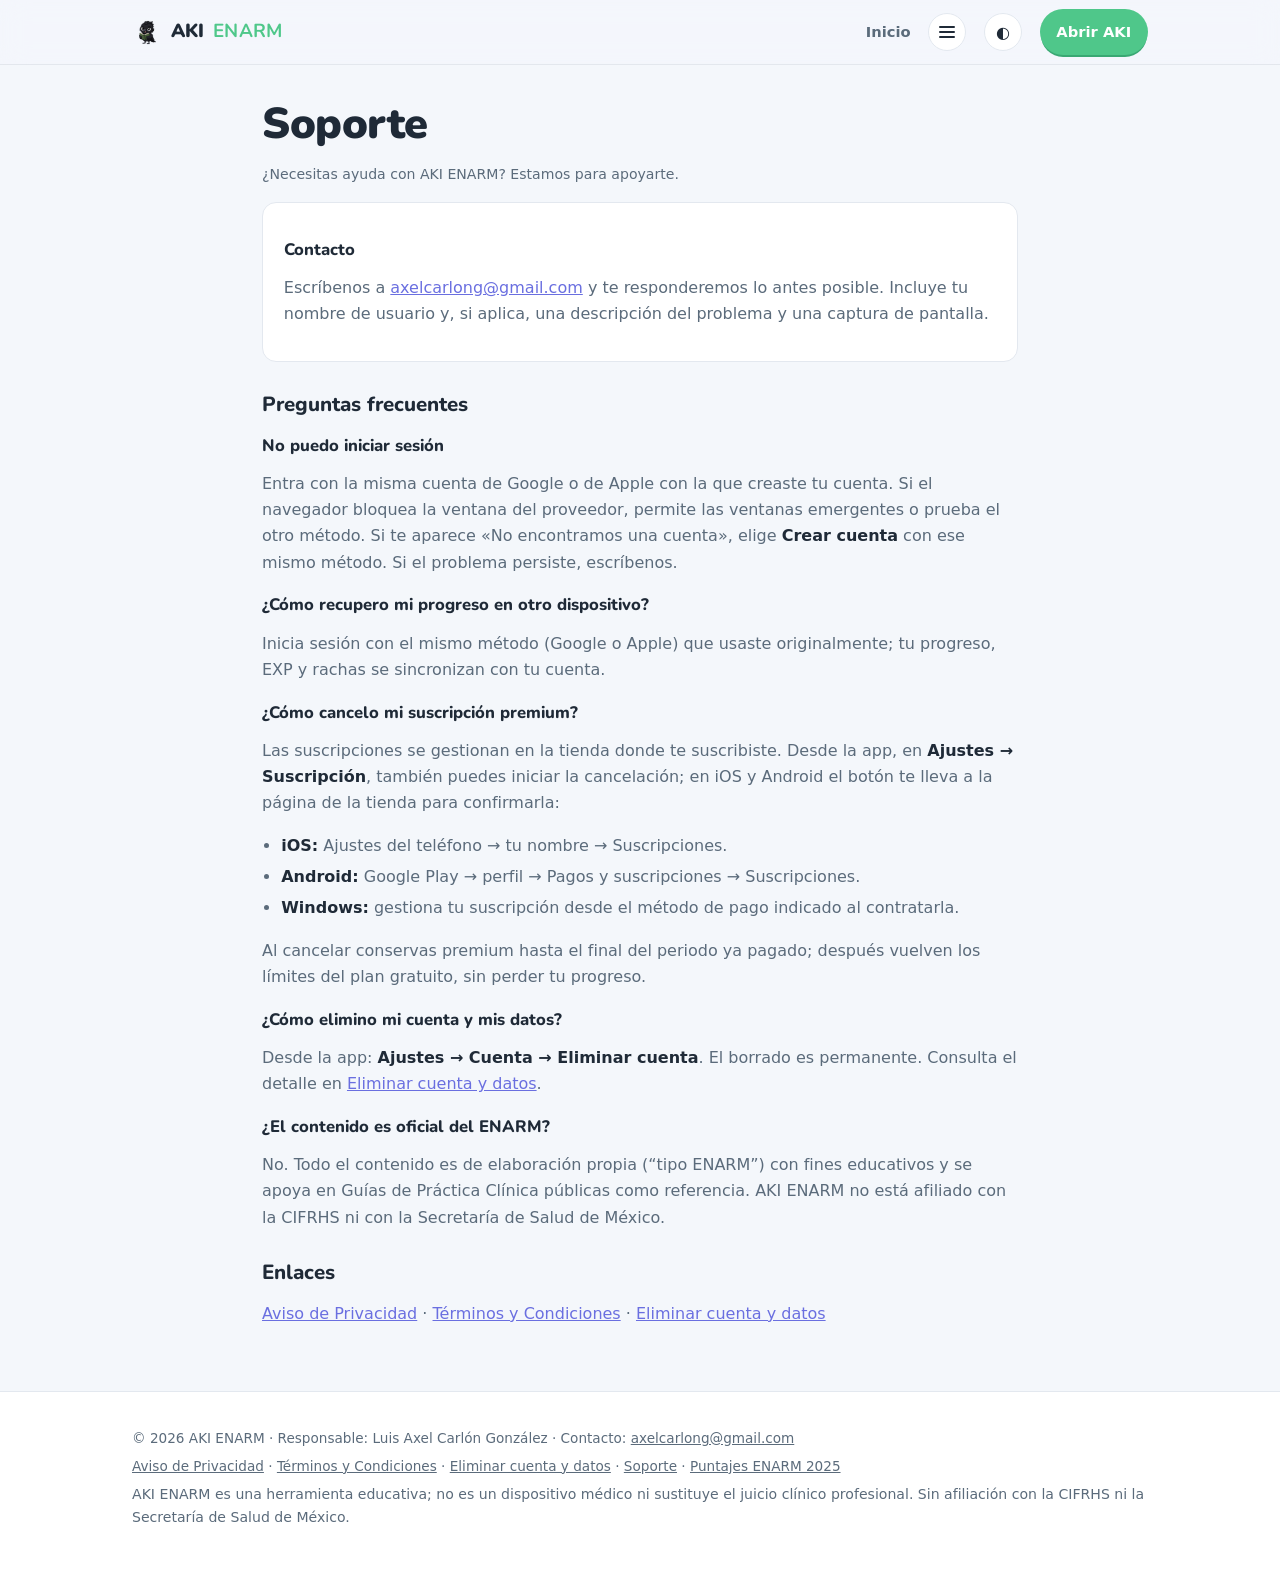
<file: soporte.html>
<!doctype html>
<html lang="es">
<head>
<meta charset="utf-8">
<meta name="viewport" content="width=device-width, initial-scale=1">
<title>Soporte · AKI ENARM</title>
<meta name="description" content="Centro de soporte de AKI ENARM: contacto, preguntas frecuentes y enlaces legales.">
<meta name="theme-color" content="#0b0d12">
<link rel="icon" href="/assets/favicon-48.png" type="image/png">
<link rel="apple-touch-icon" href="/assets/apple-touch-icon.png">
<link rel="preconnect" href="https://fonts.googleapis.com">
<link rel="preconnect" href="https://fonts.gstatic.com" crossorigin>
<link rel="stylesheet" href="https://fonts.googleapis.com/css2?family=Nunito:wght@800;900&display=swap" media="print" onload="this.media='all'">
<noscript><link rel="stylesheet" href="https://fonts.googleapis.com/css2?family=Nunito:wght@800;900&display=swap"></noscript>
<meta property="og:type" content="website">
<meta property="og:site_name" content="AKI ENARM">
<meta property="og:title" content="Soporte · AKI ENARM">
<meta property="og:description" content="Centro de soporte de AKI ENARM: contacto, preguntas frecuentes y enlaces legales.">
<meta property="og:image" content="https://www.akienarm.com/assets/og-image-v2.jpg">
<meta property="og:image:width" content="1200">
<meta property="og:image:height" content="630">
<meta name="twitter:card" content="summary_large_image">
<link rel="stylesheet" href="/styles.css">
</head>
<body>
<header class="site"><div class="wrap">
  <a class="brand" href="/"><img src="/assets/favicon-48.png" alt="" width="30" height="30">AKI <b>ENARM</b></a>
  <nav class="site">
    <a class="solo-desktop" href="/">Inicio</a>
    <div class="menu-soporte" id="menuSoporte">
      <button class="menu-btn" id="menuSoporteBtn" type="button" aria-haspopup="true" aria-expanded="false" aria-label="Menú del sitio"><span class="ham" aria-hidden="true"><i></i><i></i><i></i></span></button>
      <div class="menu-lista" role="menu" aria-label="Menú del sitio">
        <a role="menuitem" href="/#fichas">Cómo funciona</a>
        <a role="menuitem" href="/#planes">Precios</a>
        <a role="menuitem" href="/#instalar">Instalar</a>
        <a role="menuitem" href="/puntaje-enarm-2025">Puntajes ENARM 2025</a>
        <div class="menu-sep" role="separator" aria-hidden="true"></div>
        <a role="menuitem" href="/soporte">Soporte</a>
        <a role="menuitem" href="/privacidad">Aviso de Privacidad</a>
        <a role="menuitem" href="/terminos">Términos y Condiciones</a>
        <a role="menuitem" href="/borrar-datos">Eliminar cuenta y datos</a>
      </div>
    </div>
    <button class="tema-btn" id="temaBtn" type="button" aria-label="Cambiar tema claro u oscuro">◐</button>
    <a class="cta-header" href="https://app.akienarm.com" target="_blank" rel="noopener">Abrir AKI</a>
  </nav>
</div></header>

<main class="pagina"><div class="wrap-angosto">
  <h1>Soporte</h1>
  <p class="muted">¿Necesitas ayuda con AKI ENARM? Estamos para apoyarte.</p>

  <div class="card">
    <h3>Contacto</h3>
    <p>Escríbenos a <a href="mailto:axelcarlong@gmail.com">axelcarlong@gmail.com</a> y te responderemos lo antes posible. Incluye tu nombre de usuario y, si aplica, una descripción del problema y una captura de pantalla.</p>
  </div>

  <h2>Preguntas frecuentes</h2>

  <h3>No puedo iniciar sesión</h3>
  <p>Entra con la misma cuenta de Google o de Apple con la que creaste tu cuenta. Si el navegador bloquea la ventana del proveedor, permite las ventanas emergentes o prueba el otro método. Si te aparece «No encontramos una cuenta», elige <strong>Crear cuenta</strong> con ese mismo método. Si el problema persiste, escríbenos.</p>

  <h3>¿Cómo recupero mi progreso en otro dispositivo?</h3>
  <p>Inicia sesión con el mismo método (Google o Apple) que usaste originalmente; tu progreso, EXP y rachas se sincronizan con tu cuenta.</p>

  <h3>¿Cómo cancelo mi suscripción premium?</h3>
  <p>Las suscripciones se gestionan en la tienda donde te suscribiste. Desde la app, en <strong>Ajustes → Suscripción</strong>, también puedes iniciar la cancelación; en iOS y Android el botón te lleva a la página de la tienda para confirmarla:</p>
  <ul>
    <li><strong>iOS:</strong> Ajustes del teléfono → tu nombre → Suscripciones.</li>
    <li><strong>Android:</strong> Google Play → perfil → Pagos y suscripciones → Suscripciones.</li>
    <li><strong>Windows:</strong> gestiona tu suscripción desde el método de pago indicado al contratarla.</li>
  </ul>
  <p>Al cancelar conservas premium hasta el final del periodo ya pagado; después vuelven los límites del plan gratuito, sin perder tu progreso.</p>

  <h3>¿Cómo elimino mi cuenta y mis datos?</h3>
  <p>Desde la app: <strong>Ajustes → Cuenta → Eliminar cuenta</strong>. El borrado es permanente. Consulta el detalle en <a href="/borrar-datos">Eliminar cuenta y datos</a>.</p>

  <h3>¿El contenido es oficial del ENARM?</h3>
  <p>No. Todo el contenido es de elaboración propia (“tipo ENARM”) con fines educativos y se apoya en Guías de Práctica Clínica públicas como referencia. AKI ENARM no está afiliado con la CIFRHS ni con la Secretaría de Salud de México.</p>

  <h2>Enlaces</h2>
  <p><a href="/privacidad">Aviso de Privacidad</a> · <a href="/terminos">Términos y Condiciones</a> · <a href="/borrar-datos">Eliminar cuenta y datos</a></p>
</div></main>

<footer class="site"><div class="wrap">
  <p>© 2026 AKI ENARM · Responsable: Luis Axel Carlón González · Contacto: <a href="mailto:axelcarlong@gmail.com">axelcarlong@gmail.com</a></p>
  <p><a href="/privacidad">Aviso de Privacidad</a> · <a href="/terminos">Términos y Condiciones</a> · <a href="/borrar-datos">Eliminar cuenta y datos</a> · <a href="/soporte">Soporte</a> · <a href="/puntaje-enarm-2025">Puntajes ENARM 2025</a></p>
  <p class="muted">AKI ENARM es una herramienta educativa; no es un dispositivo médico ni sustituye el juicio clínico profesional. Sin afiliación con la CIFRHS ni la Secretaría de Salud de México.</p>
</div></footer>
<script src="/site.js" defer></script>
</body>
</html>
</file>
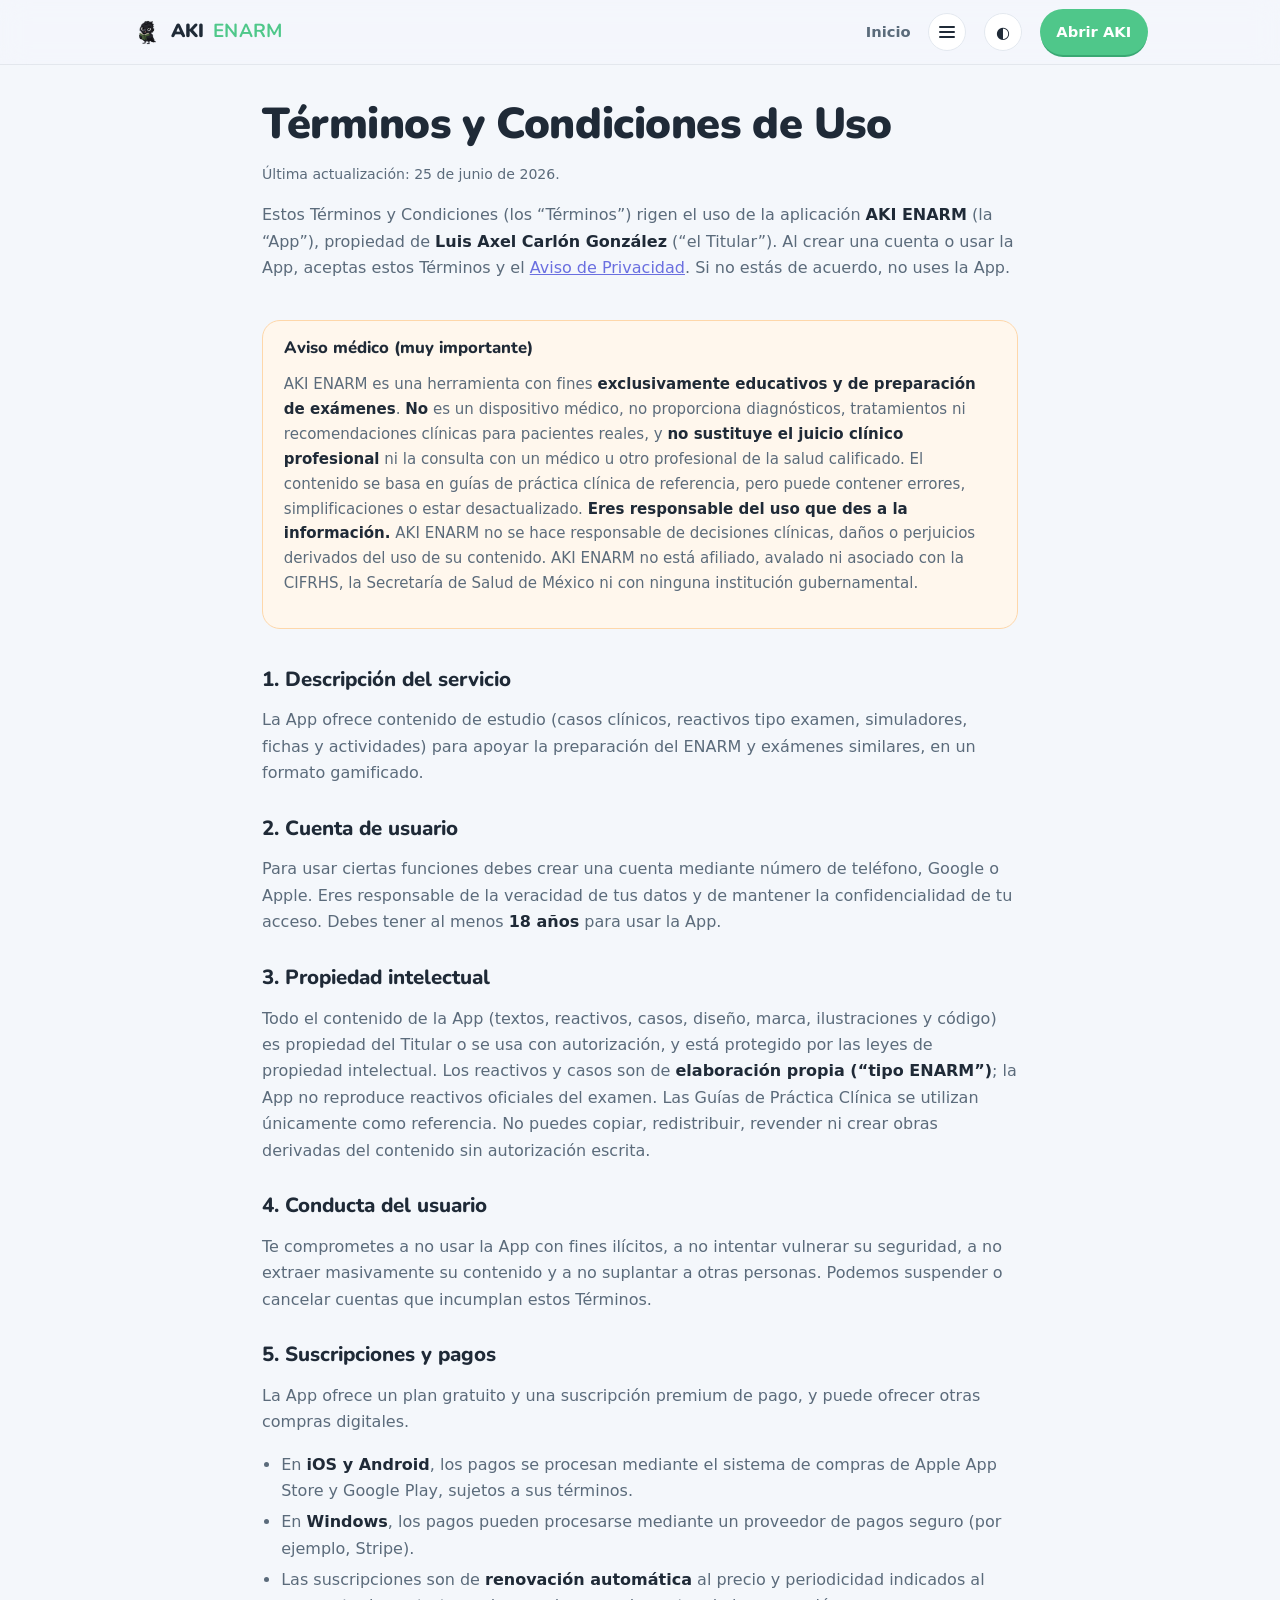
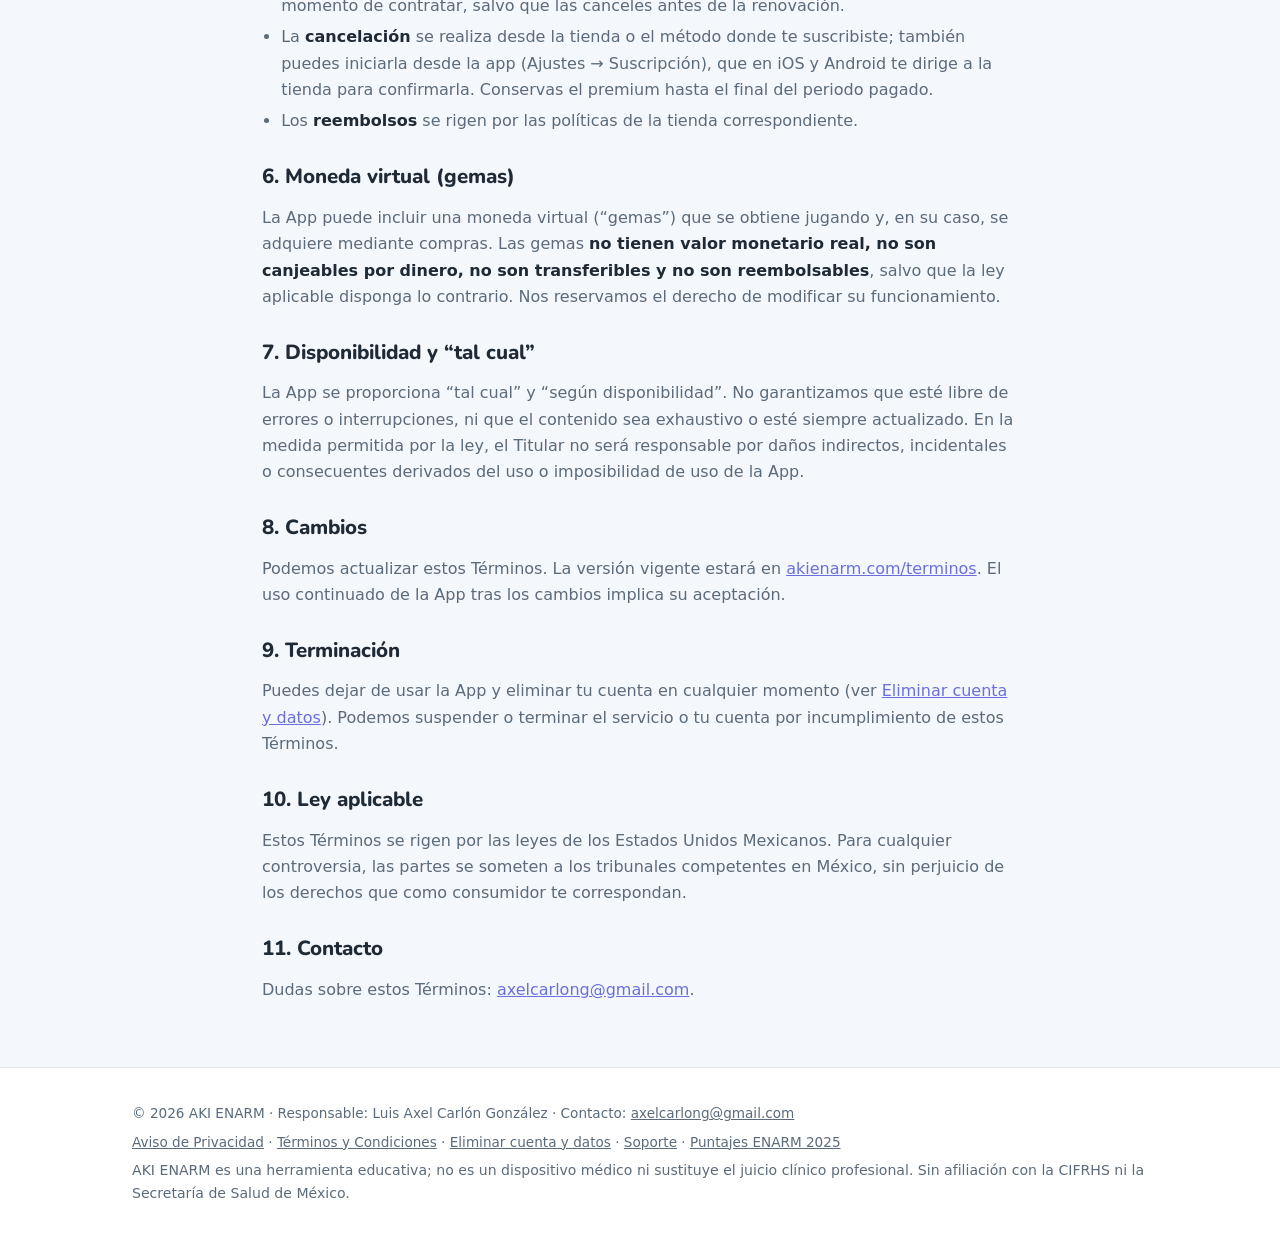
<file: terminos.html>
<!doctype html>
<html lang="es">
<head>
<meta charset="utf-8">
<meta name="viewport" content="width=device-width, initial-scale=1">
<title>Términos y Condiciones · AKI ENARM</title>
<meta name="description" content="Términos y Condiciones de uso de la aplicación AKI ENARM.">
<meta name="theme-color" content="#0b0d12">
<link rel="icon" href="/assets/favicon-48.png" type="image/png">
<link rel="apple-touch-icon" href="/assets/apple-touch-icon.png">
<link rel="preconnect" href="https://fonts.googleapis.com">
<link rel="preconnect" href="https://fonts.gstatic.com" crossorigin>
<link rel="stylesheet" href="https://fonts.googleapis.com/css2?family=Nunito:wght@800;900&display=swap" media="print" onload="this.media='all'">
<noscript><link rel="stylesheet" href="https://fonts.googleapis.com/css2?family=Nunito:wght@800;900&display=swap"></noscript>
<meta property="og:type" content="website">
<meta property="og:site_name" content="AKI ENARM">
<meta property="og:title" content="Términos y Condiciones · AKI ENARM">
<meta property="og:description" content="Términos y condiciones de uso de AKI ENARM.">
<meta property="og:image" content="https://www.akienarm.com/assets/og-image-v2.jpg">
<meta property="og:image:width" content="1200">
<meta property="og:image:height" content="630">
<meta name="twitter:card" content="summary_large_image">
<link rel="stylesheet" href="/styles.css">
</head>
<body>
<header class="site"><div class="wrap">
  <a class="brand" href="/"><img src="/assets/favicon-48.png" alt="" width="30" height="30">AKI <b>ENARM</b></a>
  <nav class="site">
    <a class="solo-desktop" href="/">Inicio</a>
    <div class="menu-soporte" id="menuSoporte">
      <button class="menu-btn" id="menuSoporteBtn" type="button" aria-haspopup="true" aria-expanded="false" aria-label="Menú del sitio"><span class="ham" aria-hidden="true"><i></i><i></i><i></i></span></button>
      <div class="menu-lista" role="menu" aria-label="Menú del sitio">
        <a role="menuitem" href="/#fichas">Cómo funciona</a>
        <a role="menuitem" href="/#planes">Precios</a>
        <a role="menuitem" href="/#instalar">Instalar</a>
        <a role="menuitem" href="/puntaje-enarm-2025">Puntajes ENARM 2025</a>
        <div class="menu-sep" role="separator" aria-hidden="true"></div>
        <a role="menuitem" href="/soporte">Soporte</a>
        <a role="menuitem" href="/privacidad">Aviso de Privacidad</a>
        <a role="menuitem" href="/terminos">Términos y Condiciones</a>
        <a role="menuitem" href="/borrar-datos">Eliminar cuenta y datos</a>
      </div>
    </div>
    <button class="tema-btn" id="temaBtn" type="button" aria-label="Cambiar tema claro u oscuro">◐</button>
    <a class="cta-header" href="https://app.akienarm.com" target="_blank" rel="noopener">Abrir AKI</a>
  </nav>
</div></header>

<main class="pagina"><div class="wrap-angosto">
  <h1>Términos y Condiciones de Uso</h1>
  <p class="muted">Última actualización: 25 de junio de 2026.</p>

  <p>Estos Términos y Condiciones (los “Términos”) rigen el uso de la aplicación <strong>AKI ENARM</strong> (la “App”), propiedad de <strong>Luis Axel Carlón González</strong> (“el Titular”). Al crear una cuenta o usar la App, aceptas estos Términos y el <a href="/privacidad">Aviso de Privacidad</a>. Si no estás de acuerdo, no uses la App.</p>

  <div class="disclaimer">
    <h3 style="margin-top:0">Aviso médico (muy importante)</h3>
    <p>AKI ENARM es una herramienta con fines <strong>exclusivamente educativos y de preparación de exámenes</strong>. <strong>No</strong> es un dispositivo médico, no proporciona diagnósticos, tratamientos ni recomendaciones clínicas para pacientes reales, y <strong>no sustituye el juicio clínico profesional</strong> ni la consulta con un médico u otro profesional de la salud calificado. El contenido se basa en guías de práctica clínica de referencia, pero puede contener errores, simplificaciones o estar desactualizado. <strong>Eres responsable del uso que des a la información.</strong> AKI ENARM no se hace responsable de decisiones clínicas, daños o perjuicios derivados del uso de su contenido. AKI ENARM no está afiliado, avalado ni asociado con la CIFRHS, la Secretaría de Salud de México ni con ninguna institución gubernamental.</p>
  </div>

  <h2>1. Descripción del servicio</h2>
  <p>La App ofrece contenido de estudio (casos clínicos, reactivos tipo examen, simuladores, fichas y actividades) para apoyar la preparación del ENARM y exámenes similares, en un formato gamificado.</p>

  <h2>2. Cuenta de usuario</h2>
  <p>Para usar ciertas funciones debes crear una cuenta mediante número de teléfono, Google o Apple. Eres responsable de la veracidad de tus datos y de mantener la confidencialidad de tu acceso. Debes tener al menos <strong>18 años</strong> para usar la App.</p>

  <h2>3. Propiedad intelectual</h2>
  <p>Todo el contenido de la App (textos, reactivos, casos, diseño, marca, ilustraciones y código) es propiedad del Titular o se usa con autorización, y está protegido por las leyes de propiedad intelectual. Los reactivos y casos son de <strong>elaboración propia (“tipo ENARM”)</strong>; la App no reproduce reactivos oficiales del examen. Las Guías de Práctica Clínica se utilizan únicamente como referencia. No puedes copiar, redistribuir, revender ni crear obras derivadas del contenido sin autorización escrita.</p>

  <h2>4. Conducta del usuario</h2>
  <p>Te comprometes a no usar la App con fines ilícitos, a no intentar vulnerar su seguridad, a no extraer masivamente su contenido y a no suplantar a otras personas. Podemos suspender o cancelar cuentas que incumplan estos Términos.</p>

  <h2>5. Suscripciones y pagos</h2>
  <p>La App ofrece un plan gratuito y una suscripción premium de pago, y puede ofrecer otras compras digitales.</p>
  <ul>
    <li>En <strong>iOS y Android</strong>, los pagos se procesan mediante el sistema de compras de Apple App Store y Google Play, sujetos a sus términos.</li>
    <li>En <strong>Windows</strong>, los pagos pueden procesarse mediante un proveedor de pagos seguro (por ejemplo, Stripe).</li>
    <li>Las suscripciones son de <strong>renovación automática</strong> al precio y periodicidad indicados al momento de contratar, salvo que las canceles antes de la renovación.</li>
    <li>La <strong>cancelación</strong> se realiza desde la tienda o el método donde te suscribiste; también puedes iniciarla desde la app (Ajustes → Suscripción), que en iOS y Android te dirige a la tienda para confirmarla. Conservas el premium hasta el final del periodo pagado.</li>
    <li>Los <strong>reembolsos</strong> se rigen por las políticas de la tienda correspondiente.</li>
  </ul>

  <h2>6. Moneda virtual (gemas)</h2>
  <p>La App puede incluir una moneda virtual (“gemas”) que se obtiene jugando y, en su caso, se adquiere mediante compras. Las gemas <strong>no tienen valor monetario real, no son canjeables por dinero, no son transferibles y no son reembolsables</strong>, salvo que la ley aplicable disponga lo contrario. Nos reservamos el derecho de modificar su funcionamiento.</p>

  <h2>7. Disponibilidad y “tal cual”</h2>
  <p>La App se proporciona “tal cual” y “según disponibilidad”. No garantizamos que esté libre de errores o interrupciones, ni que el contenido sea exhaustivo o esté siempre actualizado. En la medida permitida por la ley, el Titular no será responsable por daños indirectos, incidentales o consecuentes derivados del uso o imposibilidad de uso de la App.</p>

  <h2>8. Cambios</h2>
  <p>Podemos actualizar estos Términos. La versión vigente estará en <a href="https://akienarm.com/terminos">akienarm.com/terminos</a>. El uso continuado de la App tras los cambios implica su aceptación.</p>

  <h2>9. Terminación</h2>
  <p>Puedes dejar de usar la App y eliminar tu cuenta en cualquier momento (ver <a href="/borrar-datos">Eliminar cuenta y datos</a>). Podemos suspender o terminar el servicio o tu cuenta por incumplimiento de estos Términos.</p>

  <h2>10. Ley aplicable</h2>
  <p>Estos Términos se rigen por las leyes de los Estados Unidos Mexicanos. Para cualquier controversia, las partes se someten a los tribunales competentes en México, sin perjuicio de los derechos que como consumidor te correspondan.</p>

  <h2>11. Contacto</h2>
  <p>Dudas sobre estos Términos: <a href="mailto:axelcarlong@gmail.com">axelcarlong@gmail.com</a>.</p>
</div></main>

<footer class="site"><div class="wrap">
  <p>© 2026 AKI ENARM · Responsable: Luis Axel Carlón González · Contacto: <a href="mailto:axelcarlong@gmail.com">axelcarlong@gmail.com</a></p>
  <p><a href="/privacidad">Aviso de Privacidad</a> · <a href="/terminos">Términos y Condiciones</a> · <a href="/borrar-datos">Eliminar cuenta y datos</a> · <a href="/soporte">Soporte</a> · <a href="/puntaje-enarm-2025">Puntajes ENARM 2025</a></p>
  <p class="muted">AKI ENARM es una herramienta educativa; no es un dispositivo médico ni sustituye el juicio clínico profesional. Sin afiliación con la CIFRHS ni la Secretaría de Salud de México.</p>
</div></footer>
<script src="/site.js" defer></script>
</body>
</html>
</file>
<file: styles.css>
/* ============================================================================
   AKI ENARM · akienarm.com — design system del redesign (sesión 10)
   Identidad: cuervo AKI + aurora navy/teal/violeta del splash y feature graphic.
   Reglas duras: animaciones SOLO transform/opacity (compositor-safe), Reduce
   Motion respetado, dark/light por sistema + toggle, sin guion largo visible.
   ========================================================================== */

/* ---------- tokens ---------- */
:root{
  /* marca (los mismos de la app) */
  --verde:#4FC78A; --violeta:#6A6FE0; --oro:#FFC800;
  --navy-0:#0b0d12; --navy-1:#141823; --navy-2:#1d2942;
  --verde-hondo:#3aa873;

  /* tema claro (paleta de la app) */
  --bg:#F4F7FB; --surface:#ffffff; --surface-2:#eef2f9;
  --ink:#1f2a37; --soft:#5b6b7b; --line:#e3e8ef;
  --glass:rgba(244,247,251,0.78); --glass-line:rgba(31,42,55,0.08);
  --sombra:0 14px 40px rgba(31,42,55,0.10);
  --chip-ok-bg:#eafaf2; --chip-ok-ink:#1f8a5b;
  --aviso-bg:#fff7ed; --aviso-line:#fed7aa;

  --radio:18px; --radio-chico:12px;
  --dur:0.6s; --ease-out:cubic-bezier(.2,.85,.25,1);
  /* display: Nunito async (mejora progresiva); texto: system-ui, como la app */
  --fuente-display:'Nunito',system-ui,-apple-system,'Segoe UI',sans-serif;
  --fuente-texto:system-ui,-apple-system,'Segoe UI',Roboto,Helvetica,Arial,sans-serif;
}
[data-tema="dark"]{
  --bg:#0f1218; --surface:#161b24; --surface-2:#1b2130;
  --ink:#eef2f7; --soft:#9aa7b5; --line:#232b38;
  --glass:rgba(15,18,24,0.72); --glass-line:rgba(255,255,255,0.08);
  --sombra:0 14px 40px rgba(0,0,0,0.45);
  --chip-ok-bg:rgba(79,199,138,0.14); --chip-ok-ink:#7fe0b0;
  --aviso-bg:#221a10; --aviso-line:#4a3517;
}
@media (prefers-color-scheme:dark){
  :root:not([data-tema="light"]){
    --bg:#0f1218; --surface:#161b24; --surface-2:#1b2130;
    --ink:#eef2f7; --soft:#9aa7b5; --line:#232b38;
    --glass:rgba(15,18,24,0.72); --glass-line:rgba(255,255,255,0.08);
    --sombra:0 14px 40px rgba(0,0,0,0.45);
    --chip-ok-bg:rgba(79,199,138,0.14); --chip-ok-ink:#7fe0b0;
    --aviso-bg:#221a10; --aviso-line:#4a3517;
  }
}

/* ---------- transiciones de navegacion entre paginas (VT multipagina; no-op sin soporte) ---------- */
@view-transition{ navigation:auto }
header.site{view-transition-name:cabecera}
@media (prefers-reduced-motion:reduce){
  @view-transition{ navigation:none }
}

/* ---------- base ---------- */
*{box-sizing:border-box}
/* teclado: anillo de foco de la marca (solo :focus-visible, no al click) */
:focus-visible{outline:3px solid var(--verde); outline-offset:3px; border-radius:6px}
.hero :focus-visible,.cierre :focus-visible{outline-color:#8fe6b8}
.skip-link{
  position:absolute; left:-9999px; top:0; z-index:100; background:var(--verde); color:#fff;
  font-weight:800; padding:.7rem 1.2rem; border-radius:0 0 12px 0; text-decoration:none;
}
.skip-link:focus{left:0}
html{scroll-behavior:smooth; overscroll-behavior-y:none}
@media (prefers-reduced-motion:reduce){ html{scroll-behavior:auto} }
body{
  margin:0; background:var(--bg); color:var(--ink);
  font-family:var(--fuente-texto); line-height:1.65;
  -webkit-font-smoothing:antialiased; text-rendering:optimizeLegibility;
}
img,video{max-width:100%; height:auto}
a{color:var(--violeta)}
h1,h2,h3{font-family:var(--fuente-display); line-height:1.15; margin:0}
.wrap{max-width:1080px; margin:0 auto; padding:0 clamp(1.1rem,4vw,2rem)}
.wrap-angosto{max-width:820px; margin:0 auto; padding:0 clamp(1.1rem,4vw,2rem)}

/* ---------- header glass (transparente sobre el hero, vidrio al scrollear) ---------- */
header.site{
  position:fixed; top:0; left:0; right:0; z-index:60;
  background:var(--glass); border-bottom:1px solid var(--glass-line);
  transition:background-color .3s ease, border-color .3s ease;
}
@supports (backdrop-filter:blur(14px)) or (-webkit-backdrop-filter:blur(14px)){
  header.site{ -webkit-backdrop-filter:blur(14px) saturate(1.5); backdrop-filter:blur(14px) saturate(1.5) }
}
/* arriba del todo (sobre la aurora): sin vidrio y con texto claro */
header.site.sobre-hero{background:transparent; border-color:transparent; -webkit-backdrop-filter:none; backdrop-filter:none}
header.site.sobre-hero .brand{color:#f1f7fb}
header.site.sobre-hero nav.site a:not(.cta-header){color:#c7d0dc}
header.site.sobre-hero nav.site a:not(.cta-header):hover{color:#fff}
header.site.sobre-hero .tema-btn{background:rgba(255,255,255,0.08); border-color:rgba(255,255,255,0.18); color:#f1f7fb}
header.site .wrap{display:flex; align-items:center; gap:.9rem; min-height:64px}
.brand{display:flex; align-items:center; gap:.55rem; font-family:var(--fuente-display); font-weight:900; font-size:1.18rem; color:var(--ink); text-decoration:none; letter-spacing:.01em}
.brand img{width:30px; height:30px; display:block}
.brand b{color:var(--verde)}
nav.site{margin-left:auto; display:flex; align-items:center; gap:1.1rem}
@media (max-width:759px){ nav.site{gap:.7rem} }
nav.site a{color:var(--soft); text-decoration:none; font-size:.92rem; font-weight:600}
nav.site a:hover{color:var(--ink)}

/* ---- menu desplegable (t93; t97: boton de 3 lineas en TODOS los tamaños) ---- */
.menu-soporte{position:relative}
.menu-btn{
  width:38px; height:38px; border-radius:50%; border:1px solid var(--line);
  background:var(--surface); color:var(--ink); cursor:pointer;
  display:grid; place-items:center; padding:0; position:relative; flex-shrink:0;
}
.menu-btn::after{content:''; position:absolute; inset:-4px}
.menu-btn:hover{color:var(--verde)}
/* las 3 lineas; con el menu abierto se cruzan en X (solo transform/opacity) */
.ham{display:flex; flex-direction:column; justify-content:space-between; width:16px; height:12px}
.ham i{display:block; height:2px; border-radius:2px; background:currentColor;
  transition:transform .22s var(--ease-out), opacity .18s ease; will-change:transform}
.menu-soporte.abierto .ham i:nth-child(1){transform:translateY(5px) rotate(45deg)}
.menu-soporte.abierto .ham i:nth-child(2){opacity:0}
.menu-soporte.abierto .ham i:nth-child(3){transform:translateY(-5px) rotate(-45deg)}
.menu-lista{
  position:absolute; top:calc(100% + 6px); right:0; min-width:230px; z-index:70;
  background:var(--surface); border:1px solid var(--line); border-radius:14px;
  box-shadow:var(--sombra); padding:.4rem;
  opacity:0; transform:translateY(-6px); pointer-events:none;
  transition:opacity .18s var(--ease-out), transform .18s var(--ease-out);
}
.menu-lista a{display:block; padding:.68rem .85rem; border-radius:9px; color:var(--ink); font-size:.9rem; font-weight:600; text-decoration:none}
/* t130 (reporte de Axel): el menú es el mapa COMPLETO del sitio (en móvil no hay nav de barra);
   el separador divide navegación de soporte/legal */
.menu-sep{height:1px; background:var(--line); margin:.35rem .4rem}
/* t130-bis: con el header en modo sobre-hero (index, scroll<40) la regla de arriba pintaba TODOS los
   <a> del nav en claro #c7d0dc — también los del PANEL BLANCO del menú (ilegible). El panel tiene su
   propio fondo (--surface), así que sus links conservan la tinta del tema. Misma especificidad que la
   regla del hero: gana por venir después. */
header.site.sobre-hero nav.site .menu-lista a:not(.cta-header){color:var(--ink)}
header.site.sobre-hero nav.site .menu-lista a:not(.cta-header):hover{color:var(--ink); background:var(--surface-2)}
.menu-lista a:hover{background:var(--surface-2)}
/* pantallas angostas: la lista ancla al HEADER (fixed), no al boton — siempre dentro */
@media (max-width:480px){
  .menu-soporte{position:static}
  .menu-lista{top:calc(100% + 2px); right:10px}
}
.menu-soporte.abierto .menu-lista{opacity:1; transform:none; pointer-events:auto}
@media (hover:hover) and (pointer:fine){
  .menu-soporte:hover .menu-lista,.menu-soporte:focus-within .menu-lista{opacity:1; transform:none; pointer-events:auto}
}
header.site.sobre-hero .menu-btn{background:rgba(255,255,255,0.08); border-color:rgba(255,255,255,0.18); color:#f1f7fb}
header.site.sobre-hero .menu-btn:hover{color:#8fe6b8}
.solo-desktop{display:none}
@media (min-width:760px){ .solo-desktop{display:inline} }
.cta-header{
  background:var(--verde); color:#fff !important; font-weight:800; font-size:.9rem;
  padding:.68rem 1.05rem; border-radius:999px; text-decoration:none;
  white-space:nowrap; flex-shrink:0;
  box-shadow:0 3px 0 -1px var(--verde-hondo);
  transition:transform .18s var(--ease-out);
}
@media (max-width:759px){ .cta-header{padding:.66rem .85rem; font-size:.86rem} }
.cta-header:hover{transform:translateY(-1px)}
.tema-btn{
  width:38px; height:38px; border-radius:50%; border:1px solid var(--line);
  background:var(--surface); color:var(--ink); cursor:pointer; display:grid; place-items:center;
  font-size:1rem; padding:0; position:relative; flex-shrink:0; transition:transform .18s var(--ease-out);
}
/* extensor invisible: area tactil 44+ sin crecer el visual (patron t59 de la app) */
.tema-btn::after{content:''; position:absolute; inset:-4px}
.tema-btn:hover{transform:rotate(15deg)}
/* barra de progreso de lectura (transform-only) */
.progreso{position:absolute; left:0; bottom:-2px; height:2px; width:100%; background:linear-gradient(90deg,var(--verde),var(--violeta),var(--oro)); transform-origin:0 50%; transform:scaleX(0)}

/* ---------- HERO: cielo aurora de la marca (constante en ambos temas) ---------- */
.hero{
  position:relative; overflow:hidden; color:#f1f7fb;
  background:radial-gradient(ellipse 85% 65% at 50% 38%, var(--navy-2) 0%, var(--navy-1) 46%, var(--navy-0) 100%);
  min-height:100svh; display:flex; flex-direction:column; align-items:center; justify-content:center;
  text-align:center; padding:6.4rem 1.2rem 3.4rem;
}
/* nebulosa de Higgsfield (t88): la base pintada; el CSS de abajo queda de fallback
   si no carga. Fade-in por opacity al onload; parallax suave via transform (JS). */
.hero-nebulosa{
  position:absolute; inset:-6% 0; z-index:0; width:100%; height:112%;
  object-fit:cover; opacity:0; pointer-events:none; will-change:transform,opacity;
  transition:opacity 1.1s ease;
}
.hero-nebulosa.cargada{opacity:.9}
.hero-aurora{
  content:''; position:absolute; inset:-35%; z-index:0; pointer-events:none;
  background:
    radial-gradient(closest-side at 30% 32%, rgba(79,199,138,0.26), transparent 70%),
    radial-gradient(closest-side at 70% 60%, rgba(106,111,224,0.28), transparent 70%),
    radial-gradient(closest-side at 46% 84%, rgba(186,85,211,0.16), transparent 70%),
    radial-gradient(closest-side at 82% 20%, rgba(64,224,208,0.12), transparent 70%);
  filter:blur(46px);
  animation:auroraDeriva 11s ease-in-out infinite alternate;
}
@keyframes auroraDeriva{
  0%{transform:translate(-4%,-3%) scale(1)}
  100%{transform:translate(4%,3%) scale(1.14)}
}
/* estrellas: 2 capas ESTATICAS (cero animacion: solo textura) */
.hero-estrellas{position:absolute; inset:0; z-index:0; pointer-events:none; opacity:.7;
  background-image:
    radial-gradient(1px 1px at 12% 22%, rgba(255,255,255,.8), transparent 50%),
    radial-gradient(1px 1px at 34% 8%,  rgba(255,255,255,.55), transparent 50%),
    radial-gradient(1.5px 1.5px at 58% 16%, rgba(255,255,255,.7), transparent 50%),
    radial-gradient(1px 1px at 78% 30%, rgba(255,255,255,.5), transparent 50%),
    radial-gradient(1px 1px at 90% 12%, rgba(255,255,255,.65), transparent 50%),
    radial-gradient(1.5px 1.5px at 22% 44%, rgba(255,255,255,.45), transparent 50%),
    radial-gradient(1px 1px at 66% 52%, rgba(255,255,255,.4), transparent 50%),
    radial-gradient(1px 1px at 44% 66%, rgba(255,255,255,.35), transparent 50%),
    radial-gradient(1.5px 1.5px at 86% 70%, rgba(255,255,255,.4), transparent 50%),
    radial-gradient(1px 1px at 8% 78%,  rgba(255,255,255,.3), transparent 50%);
}
/* particulas que suben (las del boot de la app) */
.hero-particulas{position:absolute; inset:0; z-index:1; pointer-events:none}
.hero-particulas i{position:absolute; bottom:-12px; border-radius:50%; opacity:0; will-change:transform,opacity; animation:heroSube linear infinite}
@keyframes heroSube{
  0%{opacity:0; transform:translateY(0) scale(.5)}
  12%{opacity:.8} 88%{opacity:.5}
  100%{opacity:0; transform:translateY(-88vh) scale(1.15)}
}
.hero-glow{
  position:absolute; top:46%; left:50%; z-index:1; width:min(72vw,420px); height:min(72vw,420px);
  border-radius:50%; transform:translate(-50%,-50%); pointer-events:none; will-change:transform,opacity;
  background:radial-gradient(circle, rgba(79,199,138,0.32) 0%, rgba(106,111,224,0.18) 42%, transparent 70%);
  filter:blur(12px); animation:heroGlow 2.9s ease-in-out infinite;
}
@keyframes heroGlow{
  0%,100%{opacity:.55; transform:translate(-50%,-50%) scale(1)}
  50%{opacity:1; transform:translate(-50%,-50%) scale(1.09)}
}
.hero-contenido{position:relative; z-index:2; display:flex; flex-direction:column; align-items:center}
/* el parallax vive en el WRAP (transform inline por JS); la flotacion en la img
   (animation CSS): capas separadas para que no se pisen el transform */
.hero-aki-wrap{will-change:transform}
.hero-aki{
  width:min(46vw,230px); height:auto; user-select:none; -webkit-user-drag:none; display:block;
  filter:drop-shadow(0 12px 34px rgba(0,0,0,0.5));
  animation:akiEntra .75s var(--ease-out) both, akiFlota 3.6s ease-in-out .75s infinite;
}
/* resplandor que sigue el cursor (solo desktop puntero fino; transform-only) */
.hero-cursor-glow{
  position:absolute; top:0; left:0; z-index:1; width:340px; height:340px;
  margin:-170px 0 0 -170px; border-radius:50%; pointer-events:none; opacity:0;
  background:radial-gradient(circle, rgba(79,199,138,0.16) 0%, rgba(106,111,224,0.10) 45%, transparent 70%);
  will-change:transform,opacity; transition:opacity .5s ease;
}
.hero:hover .hero-cursor-glow{opacity:1}
@media (hover:none){ .hero-cursor-glow{display:none} }
@keyframes akiEntra{from{opacity:0; transform:scale(.9) translateY(10px)} to{opacity:1; transform:scale(1) translateY(0)}}
@keyframes akiFlota{0%,100%{transform:translateY(0) scale(1)} 50%{transform:translateY(-11px) scale(1.022)}}
.hero h1{
  font-size:clamp(2.35rem,6.4vw,4.2rem); font-weight:900; letter-spacing:-0.015em;
  margin:.9rem 0 0; max-width:15ch;
  background:linear-gradient(100deg,#ffffff 30%, #bfe9d6 55%, #c9cbf5 80%);
  -webkit-background-clip:text; background-clip:text; color:transparent;
  animation:subeSuave .8s var(--ease-out) .12s both;
}
.hero .tag{
  color:#c7d0dc; font-size:clamp(1rem,2.4vw,1.16rem); max-width:560px; margin:1rem auto 1.6rem;
  animation:subeSuave .8s var(--ease-out) .24s both;
}
@keyframes subeSuave{from{opacity:0; transform:translateY(18px)} to{opacity:1; transform:translateY(0)}}
.hero-acciones{display:flex; flex-direction:column; align-items:center; gap:.9rem; animation:subeSuave .8s var(--ease-out) .36s both}
.btn-hero{
  display:inline-flex; align-items:center; gap:.5rem;
  background:var(--verde); color:#fff; text-decoration:none; font-family:var(--fuente-display);
  font-weight:900; font-size:1.12rem; padding:1rem 2.1rem; border-radius:16px;
  box-shadow:0 6px 0 -1px var(--verde-hondo), 0 18px 40px rgba(79,199,138,0.35);
  transition:transform .18s var(--ease-out);
}
.btn-hero:hover{transform:translateY(-2px) scale(1.02)}
.btn-hero:active{transform:translateY(1px)}
/* t92 (Axel): estos textos al MISMO blanco del titulo para contrastar con la galaxia */
.hero .anydev{color:#f1f7fb; font-size:.95rem; max-width:540px; margin:0}
.hero .anydev b{color:#ffffff}
.jump{display:inline; background:none; border:0; padding:0; font:inherit; color:#8fd8b4; font-weight:700; cursor:pointer; white-space:nowrap; position:relative}
.jump::after{content:''; position:absolute; left:0; right:0; top:-10px; bottom:-10px}
.jump:hover{text-decoration:underline}
.stores{display:flex; flex-wrap:wrap; justify-content:center; gap:.5rem; margin-top:.4rem}
.stores a.store{
  display:inline-block; border:1px solid rgba(255,255,255,0.32); background:rgba(255,255,255,0.10);
  color:#f1f7fb; border-radius:10px; padding:.5rem .9rem; font-size:.84rem; font-weight:700; text-decoration:none;
}
.stores a.store.live{border-color:rgba(79,199,138,.75); background:rgba(79,199,138,.18); color:#f1f7fb}
/* t220: fila de tiendas — badge oficial de Apple primero (negro preferido, alto 50 px ≥ 40 px, aire de ¼ del alto = el gap)
   y los gemelos de la casa con la misma altura y esquina: App web (disponible) y Google Play (próximamente). */
.stores{gap:.75rem; align-items:center}
.store-badge{display:inline-flex; align-items:center; height:50px; box-sizing:border-box; border-radius:8px; text-decoration:none; color:#f1f7fb; transition:transform .18s var(--ease-out)}
.store-badge:hover{transform:translateY(-2px)}
.store-badge img{display:block; height:50px; width:auto}
.store-web,.store-soon{border:1px solid rgba(255,255,255,0.32); background:rgba(255,255,255,0.10); padding:0 1rem 0 .85rem; gap:.6rem}
.store-web{border-color:rgba(79,199,138,.75); background:rgba(79,199,138,.18)}
.store-soon{opacity:.7}
.sb-ico{width:22px; height:22px; flex:none; color:#f1f7fb}
.sb-ico svg{width:22px; height:22px; display:block}
.sb-txt{display:flex; flex-direction:column; line-height:1.05; text-align:left}
.sb-txt small{font-size:.66rem; font-weight:600; letter-spacing:.02em; opacity:.85}
.sb-txt b{font-size:1.05rem; font-weight:800; font-family:var(--fuente-display)}
.enlace-tienda{color:var(--verde); font-weight:800}
/* t220: el «$» de Nunito lleva la barra rota (se lee como dólar); el de la fuente de texto (SF/Segoe/Roboto) la trae completa = peso. */
.peso{font-family:var(--fuente-texto); font-weight:800}
.arr{width:1em; height:1em; vertical-align:-.14em; margin-left:.4em}
.hero-cue{
  position:absolute; bottom:1.1rem; left:50%; z-index:2; transform:translateX(-50%);
  color:#f1f7fb; font-size:.72rem; letter-spacing:.22em; text-transform:uppercase;
  animation:cuePulsa 1.9s ease-in-out infinite;
}
@keyframes cuePulsa{0%,100%{opacity:.55; transform:translateX(-50%) translateY(0)} 50%{opacity:1; transform:translateX(-50%) translateY(4px)}}

/* ---------- banda de cifras verificadas ---------- */
.cifras{position:relative; background:var(--navy-0); color:#eef2f7; padding:2.6rem 0 2.9rem; overflow:hidden}
.cifras::before{content:''; position:absolute; inset:0; pointer-events:none; opacity:.5;
  background:radial-gradient(ellipse 60% 90% at 50% -20%, rgba(106,111,224,0.25), transparent 70%)}
.cifras .wrap{position:relative; display:grid; grid-template-columns:repeat(2,1fr); gap:1.6rem 1rem; text-align:center}
@media (min-width:760px){ .cifras .wrap{grid-template-columns:repeat(4,1fr)} }
.cifra b{display:block; font-family:var(--fuente-display); font-weight:900; font-size:clamp(1.9rem,4.4vw,2.7rem); letter-spacing:-.01em; color:var(--oro); font-variant-numeric:tabular-nums}
.cifra span{display:block; color:#b9c4d0; font-size:.86rem; font-weight:600; margin-top:.15rem}
.cifra-total b{color:#7fe0b0}
.cifras .nota{grid-column:1/-1; color:#7e8794; font-size:.78rem; margin:.4rem 0 0}
.cifras .nota a{color:#9fb3c8}

/* ---------- secciones feature (scroll-telling) ---------- */
main{background:var(--bg)}
.feature{padding:clamp(3.2rem,8vw,5.6rem) 0}
.feature .wrap{display:grid; gap:2.2rem; align-items:center}
@media (min-width:900px){
  .feature .wrap{grid-template-columns:1fr 1fr; gap:3.4rem}
  .feature.invertida .media{order:2}
  .feature.invertida .texto{order:1}
}
.feature .eyebrow{
  display:inline-flex; align-items:center; gap:.5rem;
  font-size:.8rem; font-weight:800; letter-spacing:.14em; text-transform:uppercase; color:var(--verde);
}
.feature .eyebrow img{width:26px; height:26px}
.feature h2{font-size:clamp(1.7rem,4vw,2.5rem); font-weight:900; letter-spacing:-.01em; margin:.5rem 0 .9rem}
.feature p{color:var(--soft); font-size:1.02rem; margin:.5rem 0}
.feature p b,.feature p strong{color:var(--ink)}
.feature ul{color:var(--soft); padding-left:1.2rem; margin:.6rem 0}
.feature li{margin:.3rem 0}
.feature li strong{color:var(--ink)}
.media{display:grid; place-items:center; position:relative}

/* telefono: shot con marco device (CSS, no horneado) */
.telefono{
  width:min(64vw,260px); border-radius:26px; border:6px solid #10151d;
  box-shadow:0 24px 60px rgba(0,0,0,.35), 0 0 0 1px rgba(255,255,255,0.04);
  background:#10151d; display:block; will-change:transform;
}
/* tablet vertical (1 columna): el shot luce mas grande */
@media (min-width:700px) and (max-width:899px){ .telefono{width:min(42vw,330px)} }
.media .halo{position:absolute; width:min(70vw,340px); aspect-ratio:1; border-radius:50%; z-index:-1; filter:blur(30px); opacity:.5}
.halo-verde{background:radial-gradient(circle, rgba(79,199,138,.4), transparent 65%)}
.halo-violeta{background:radial-gradient(circle, rgba(106,111,224,.42), transparent 65%)}
.halo-oro{background:radial-gradient(circle, rgba(255,200,0,.30), transparent 65%)}
.pose{width:min(38vw,170px); height:auto; filter:drop-shadow(0 10px 26px rgba(0,0,0,.28))}
.media-doble{display:flex; align-items:center; justify-content:center; gap:.4rem}
.media-doble .pose{margin-right:-1.6rem; z-index:2; transform:translateY(1.4rem)}

/* sello + chips de guias */
.chips{display:flex; flex-wrap:wrap; gap:.45rem; margin-top:.9rem}
.chips span{background:var(--surface); border:1px solid var(--line); color:var(--soft); border-radius:999px; padding:.32rem .7rem; font-size:.8rem; font-weight:700}

/* video del cofre (lazy). t97: el POSTER vive en una capa encima y solo se
   desvanece cuando el video YA reproduce — cero pantalla negra en celular. */
.video-marco{position:relative; width:100%; max-width:520px}
.video-cofre{
  width:100%; border-radius:var(--radio); display:block;
  box-shadow:var(--sombra); background:var(--navy-0);
}
.video-poster{
  position:absolute; inset:0; width:100%; height:100%; object-fit:cover;
  border-radius:var(--radio); pointer-events:none; opacity:1;
  transition:opacity .5s ease; will-change:opacity;
}
.video-marco.reproduciendo .video-poster{opacity:0}

/* ---------- reveal por scroll (compositor-safe) ---------- */
.reveal{opacity:0; transform:translateY(26px); will-change:transform,opacity;
  transition:opacity var(--dur) var(--ease-out), transform var(--dur) var(--ease-out);
  transition-delay:calc(var(--i,0)*90ms)}
.reveal.visto{opacity:1; transform:none}
/* fallback sin JS: todo visible */
html.sin-js .reveal{opacity:1; transform:none}

/* ---------- instalacion ---------- */
.instalar{background:var(--surface-2); padding:clamp(3rem,7vw,4.6rem) 0; scroll-margin-top:80px}
.instalar h2{font-size:clamp(1.7rem,4vw,2.3rem); font-weight:900; text-align:center}
.instalar>.wrap>p{color:var(--soft); text-align:center; max-width:560px; margin:.6rem auto 1.6rem}
.pasos{display:grid; grid-template-columns:repeat(auto-fit,minmax(230px,1fr)); gap:1rem}
.paso{background:var(--surface); border:1px solid var(--line); border-radius:var(--radio); padding:1.2rem 1.3rem; box-shadow:var(--sombra)}
.paso h3{color:var(--violeta); font-size:1.06rem; font-weight:800; margin:0 0 .1rem}
.paso .os{margin:0 0 .5rem; font-size:.72rem; font-weight:800; color:var(--soft); text-transform:uppercase; letter-spacing:.06em}
.paso ol{margin:.2rem 0 0; padding-left:1.25rem; color:var(--soft)}
.paso ol li{margin:.3rem 0; font-size:.92rem}
.paso ol b{color:var(--ink)}
.offline-nota{display:flex; align-items:center; justify-content:center; gap:.6rem; margin-top:1.4rem; color:var(--soft); font-size:.95rem; text-align:center}

/* ---------- aviso importante (.disclaimer = las paginas legales existentes) ---------- */
.aviso,.disclaimer{background:var(--aviso-bg); border:1px solid var(--aviso-line); border-radius:var(--radio); padding:1.1rem 1.3rem; margin:2.4rem auto; font-size:.94rem; color:var(--ink)}
.aviso strong,.disclaimer strong{font-weight:800}
.disclaimer p{color:var(--ink)}

/* ---------- CTA final ---------- */
.cierre{
  position:relative; overflow:hidden; text-align:center; color:#f1f7fb;
  background:radial-gradient(ellipse 85% 75% at 50% 30%, var(--navy-2) 0%, var(--navy-1) 52%, var(--navy-0) 100%);
  padding:clamp(3.4rem,8vw,5.4rem) 1.2rem;
}
.cierre h2{font-size:clamp(1.9rem,4.6vw,2.9rem); font-weight:900; letter-spacing:-.01em}
.cierre p{color:#b7c2ce; max-width:520px; margin:.8rem auto 1.5rem}
.cierre .pose{width:min(40vw,180px)}

/* ---------- legal / footer ---------- */
.legal-botones{display:flex; flex-wrap:wrap; gap:.6rem; justify-content:center; padding:0 0 2.6rem}
.btn{display:inline-block; background:var(--verde); color:#fff; text-decoration:none; font-weight:800; padding:.8rem 1.4rem; border-radius:var(--radio-chico); box-shadow:0 3px 0 -1px var(--verde-hondo)}
.btn.alt{background:var(--violeta); box-shadow:0 3px 0 -1px #4d52c4}
footer.site{border-top:1px solid var(--line); background:var(--surface); padding:1.8rem 0 2.2rem; font-size:.85rem; color:var(--soft)}
footer.site a{color:var(--soft)}
footer.site p{margin:.35rem 0}
.muted{color:var(--soft); font-size:.88rem}

/* ---------- paginas interiores (legales) ---------- */
.pagina{padding:6.2rem 0 3rem}
.pagina h1{font-size:clamp(1.9rem,4.6vw,2.7rem); font-weight:900; letter-spacing:-.01em; color:var(--ink); margin:0 0 .4rem}
.pagina h2{font-size:1.28rem; font-weight:800; margin:1.9rem 0 .5rem}
.pagina h3{font-size:1.04rem; font-weight:800; margin:1.2rem 0 .3rem}
.pagina p, .pagina li{color:var(--soft)}
.pagina strong{color:var(--ink)}
.pagina ul{padding-left:1.2rem}
.pagina li{margin:.3rem 0}
.card{background:var(--surface); border:1px solid var(--line); border-radius:14px; padding:1.1rem 1.3rem; margin:1rem 0}
table{width:100%; border-collapse:collapse; margin:.7rem 0; font-size:.92rem}
th,td{border:1px solid var(--line); padding:.5rem .6rem; text-align:left; vertical-align:top; color:var(--soft)}
th{background:var(--surface-2); color:var(--ink)}

/* ---------- comparativa: AKI vs curso tradicional (t110) ---------- */
.visually-hidden{position:absolute; width:1px; height:1px; padding:0; margin:-1px; overflow:hidden; clip:rect(0 0 0 0); white-space:nowrap; border:0}
.comparativa{background:var(--surface-2); padding:clamp(3.2rem,8vw,5.6rem) 0; scroll-margin-top:80px}
.comparativa .eyebrow{
  display:inline-flex; align-items:center; gap:.5rem;
  font-size:.8rem; font-weight:800; letter-spacing:.14em; text-transform:uppercase; color:var(--verde);
}
.comparativa .eyebrow img{width:26px; height:26px}
.comparativa h2{font-size:clamp(1.7rem,4vw,2.5rem); font-weight:900; letter-spacing:-.01em; margin:.5rem 0 .9rem}
.comparativa .intro{color:var(--soft); font-size:1.02rem; max-width:640px; margin:.5rem 0 1.6rem}
/* la tabla scrollea DENTRO de su marco en angosto; la pagina nunca scrollea horizontal */
.tabla-scroll{overflow-x:auto; -webkit-overflow-scrolling:touch; border-radius:var(--radio); box-shadow:var(--sombra)}
.tabla-comparativa{
  width:100%; min-width:660px; margin:0; border-collapse:separate; border-spacing:0;
  background:var(--surface); border:1px solid var(--line); border-radius:var(--radio); overflow:hidden;
  font-size:.92rem;
}
.tabla-comparativa th,.tabla-comparativa td{border:0; border-bottom:1px solid var(--line); padding:.8rem .95rem; text-align:left; vertical-align:top; color:var(--soft)}
.tabla-comparativa tr:last-child th,.tabla-comparativa tr:last-child td{border-bottom:0}
.tabla-comparativa thead th{background:var(--surface-2); color:var(--ink); font-family:var(--fuente-display); font-weight:900; font-size:.95rem}
.tabla-comparativa thead th.col-aki{color:var(--verde-hondo)}
[data-tema="dark"] .tabla-comparativa thead th.col-aki{color:var(--verde)}
@media (prefers-color-scheme:dark){ :root:not([data-tema="light"]) .tabla-comparativa thead th.col-aki{color:var(--verde)} }
.tabla-comparativa tbody th{color:var(--ink); font-weight:800; white-space:nowrap}
.tabla-comparativa td.col-aki{background:var(--chip-ok-bg); color:var(--ink)}
.tabla-comparativa td.col-aki b{color:var(--chip-ok-ink)}
.nota-comparativa{color:var(--soft); font-size:.92rem; max-width:640px; margin:1.4rem 0 0}

/* ---------- planes y precios (t110; espejo de la pantalla de Suscripcion) ---------- */
.planes{background:var(--bg); padding:clamp(3.2rem,8vw,5.6rem) 0; scroll-margin-top:80px}
.planes h2{font-size:clamp(1.7rem,4vw,2.5rem); font-weight:900; letter-spacing:-.01em; text-align:center}
.planes .intro{color:var(--soft); font-size:1.02rem; max-width:560px; margin:.6rem auto 0; text-align:center}
.planes-grid{display:grid; grid-template-columns:repeat(auto-fit,minmax(270px,1fr)); gap:1.2rem; max-width:880px; margin:2.2rem auto 0}
.plan{
  position:relative; display:flex; flex-direction:column;
  background:var(--surface); border:1px solid var(--line); border-radius:var(--radio);
  padding:1.6rem 1.4rem 1.4rem; box-shadow:var(--sombra);
}
.plan.premium{border:2px solid var(--verde)}
.plan-badge{
  position:absolute; top:-13px; left:50%; transform:translateX(-50%);
  background:var(--oro); color:#3a2c00; font-size:.66rem; font-weight:800;
  letter-spacing:.06em; text-transform:uppercase; padding:.3rem .75rem;
  border-radius:999px; white-space:nowrap;
}
.plan h3{font-size:1.15rem; font-weight:900; color:var(--violeta); margin:0}
.plan.premium h3{color:var(--verde-hondo)}
[data-tema="dark"] .plan.premium h3{color:var(--verde)}
@media (prefers-color-scheme:dark){ :root:not([data-tema="light"]) .plan.premium h3{color:var(--verde)} }
.plan-precio{margin:.3rem 0 .6rem; color:var(--soft)}
.plan-precio b{font-family:var(--fuente-display); font-weight:900; font-size:2rem; color:var(--ink); letter-spacing:-.01em; font-variant-numeric:tabular-nums}
.plan-precio span{font-size:.9rem; font-weight:700}
.plan-precio em{font-style:normal; color:var(--soft); font-size:.9rem; margin:0 .15rem}
/* t125: con TRES precios (mensual/semestral/anual) el 2rem no cabe en la tarjeta — se compacta.
   La coma (primer em) va pegada al precio anterior; el "o" conserva su aire por los dos lados. */
.plan-precio.tres b{font-size:1.45rem}
.plan-precio.tres span{font-size:.82rem}
.plan-precio.tres em:not(:last-of-type){margin-left:0}
.plan-sub{color:var(--soft); font-size:.86rem; font-weight:800; margin:.1rem 0 .2rem; text-transform:uppercase; letter-spacing:.05em}
.plan ul{list-style:none; margin:.4rem 0 1.2rem; padding:0}
.plan li{position:relative; padding-left:1.5rem; margin:.5rem 0; color:var(--soft); font-size:.94rem}
.plan li::before{content:'✓'; position:absolute; left:0; top:0; color:var(--verde); font-weight:900}
.plan li strong{color:var(--ink)}
.plan .btn,.plan .btn.alt{margin-top:auto; text-align:center}
.planes-notas{max-width:640px; margin:1.8rem auto 0; text-align:center}
.planes-notas p{color:var(--soft); font-size:.9rem; margin:.5rem 0}
.planes-notas strong{color:var(--ink)}

/* ---------- reduce motion: TODO quieto ---------- */
@media (prefers-reduced-motion:reduce){
  .hero-aurora,.hero-glow,.hero-aki,.hero-cue,.hero h1,.hero .tag,.hero-acciones,
  .hero-particulas i,.btn-hero,.cta-header,.tema-btn,header.site,.hero-nebulosa{animation:none !important; transition:none !important}
  .hero-particulas{display:none}
  .hero-cursor-glow{display:none}
  .menu-lista,.ham i,.video-poster{transition:none}
  .hero-nebulosa.cargada{opacity:.9}
  .hero-aki-wrap,.hero-nebulosa{transform:none !important}
  .hero h1,.hero .tag,.hero-acciones{opacity:1; transform:none}
  .reveal{opacity:1; transform:none; transition:none}
  .telefono{transform:none !important; transition:none !important}
}

/* ============================================================================
   t129 · /como-funciona — la pagina award (capturas REALES de la app v213).
   Reusa el sistema (reveal/halos/telefono/tilt/chips/contadores); todo lo
   nuevo va con prefijo cf-. Animaciones solo transform/opacity; RM respetado.
   ========================================================================== */

/* ---------- hero cinematografico (navy siempre, como el hero del index) ---------- */
.cf-hero{position:relative; overflow:hidden; background:linear-gradient(175deg,var(--navy-0) 0%,var(--navy-1) 55%,var(--navy-2) 100%); color:#fff; padding:7.2rem 0 3.4rem; text-align:center}
.cf-hero .neb{position:absolute; inset:0; width:100%; height:100%; object-fit:cover; opacity:.42; pointer-events:none}
.cf-hero .wrap{position:relative}
.cf-hero .eyebrow{display:inline-flex; align-items:center; gap:.5rem; background:rgba(255,255,255,.08); border:1px solid rgba(255,255,255,.16); color:#cfe6da; border-radius:999px; padding:.4rem .9rem; font-size:.8rem; font-weight:800; letter-spacing:.04em; text-transform:uppercase}
.cf-hero .eyebrow img{width:22px; height:22px}
.cf-hero h1{font-family:var(--fuente-display); font-size:clamp(2rem,5.6vw,3.3rem); font-weight:900; letter-spacing:-.015em; line-height:1.08; margin:.9rem auto .6rem; max-width:820px}
.cf-hero h1 b{color:var(--verde)}
.cf-hero .sub{color:#b9c6d6; max-width:640px; margin:0 auto; font-size:clamp(.95rem,2.6vw,1.08rem); line-height:1.55}
.cf-stats{display:grid; grid-template-columns:repeat(3,1fr); gap:.7rem; max-width:640px; margin:2rem auto 0}
.cf-stats .celda{background:rgba(255,255,255,.06); border:1px solid rgba(255,255,255,.12); border-radius:var(--radio-chico); padding:.85rem .4rem}
.cf-stats b{display:block; font-family:var(--fuente-display); font-size:clamp(1.3rem,4.5vw,1.9rem); font-weight:900; color:#fff; font-variant-numeric:tabular-nums}
.cf-stats span{font-size:.74rem; color:#9fb0c2; font-weight:700; letter-spacing:.03em; text-transform:uppercase}

/* ---------- secciones ---------- */
.cf-seccion{padding:3.6rem 0}
.cf-seccion.alt{background:var(--surface-2)}
.cf-kicker{text-align:center; max-width:720px; margin:0 auto 2.2rem}
.cf-kicker .num{display:inline-grid; place-items:center; width:44px; height:44px; border-radius:50%; background:var(--verde); color:#fff; font-family:var(--fuente-display); font-weight:900; font-size:1.2rem; margin-bottom:.7rem; box-shadow:0 6px 18px rgba(79,199,138,.35)}
.cf-kicker h2{font-family:var(--fuente-display); font-size:clamp(1.5rem,4.4vw,2.2rem); font-weight:900; letter-spacing:-.01em; margin:0 0 .45rem}
.cf-kicker p{color:var(--soft); line-height:1.6; margin:0}

/* layout texto+telefono (como .feature pero propio, por el orden en movil) */
.cf-dual{display:grid; gap:2.2rem; align-items:center}
@media (min-width:900px){
  .cf-dual{grid-template-columns:1.05fr .95fr}
  .cf-dual.invertida .cf-texto{order:2}
  .cf-dual.invertida .media{order:1}
}
.cf-texto h3{font-family:var(--fuente-display); font-size:clamp(1.2rem,3.4vw,1.55rem); font-weight:900; margin:0 0 .55rem}
.cf-texto p{color:var(--soft); line-height:1.62; margin:.55rem 0}
.cf-texto strong{color:var(--ink)}

/* ---------- timeline del proceso de verificacion ---------- */
.cf-pasos{list-style:none; margin:1.2rem 0 0; padding:0; position:relative}
.cf-pasos li{position:relative; padding:0 0 1.35rem 3.1rem}
.cf-pasos li::before{content:""; position:absolute; left:19px; top:38px; bottom:2px; width:2px; background:linear-gradient(var(--verde),transparent); opacity:.45}
.cf-pasos li:last-child::before{display:none}
.cf-pasos .n{position:absolute; left:0; top:0; width:40px; height:40px; border-radius:50%; display:grid; place-items:center; background:var(--surface); border:2px solid var(--verde); color:var(--verde); font-family:var(--fuente-display); font-weight:900; font-size:1.05rem; box-shadow:0 4px 14px rgba(79,199,138,.25)}
.cf-pasos h4{margin:.35rem 0 .25rem; font-size:1rem; font-weight:800; color:var(--ink)}
.cf-pasos p{margin:0; color:var(--soft); font-size:.92rem; line-height:1.55}

/* ---------- las 8 islas de un tema ---------- */
.cf-islas{display:flex; align-items:center; justify-content:center; gap:.35rem; flex-wrap:wrap; margin:1.6rem auto 0; max-width:760px}
.cf-isla{display:grid; place-items:center; gap:.3rem; text-align:center}
.cf-isla .nodo{width:56px; height:56px; border-radius:50%; background:var(--surface); border:2px solid var(--line); display:grid; place-items:center; box-shadow:var(--sombra)}
.cf-isla .nodo img{width:34px; height:34px; object-fit:contain}
.cf-isla .nodo svg{width:28px; height:28px}
.cf-isla small{font-size:.68rem; font-weight:800; color:var(--soft); letter-spacing:.02em; text-transform:uppercase}
/* el arte del jefe es un cuervo NEGRO: el nodo lleva fondo dorado claro SIEMPRE (en dark, sin ese
   fondo, la silueta desaparece) y el arte grande gana un glow dorado en oscuro */
.cf-isla.jefe .nodo{border-color:var(--oro); background:linear-gradient(160deg,#fff7e0,#f3e3ae)}
[data-tema="dark"] .cf-boss .arte img{filter:drop-shadow(0 0 26px rgba(255,200,0,.30)) drop-shadow(0 14px 26px rgba(0,0,0,.5))}
@media (prefers-color-scheme:dark){
  :root:not([data-tema="light"]) .cf-boss .arte img{filter:drop-shadow(0 0 26px rgba(255,200,0,.30)) drop-shadow(0 14px 26px rgba(0,0,0,.5))}
  :root:not([data-tema="light"]) .cf-rondas b{color:var(--verde)}
}
.cf-flecha{color:var(--soft); opacity:.55; font-weight:900; padding-bottom:1.1rem}

/* ---------- la guarida del jefe ---------- */
.cf-boss{display:grid; gap:1.6rem; align-items:center; background:var(--surface); border:1px solid var(--line); border-radius:var(--radio); padding:1.6rem; box-shadow:var(--sombra); margin-top:2.4rem}
@media (min-width:820px){ .cf-boss{grid-template-columns:220px 1fr} }
.cf-boss .arte{display:grid; place-items:center}
.cf-boss .arte img{width:min(52vw,190px); height:auto; filter:drop-shadow(0 14px 26px rgba(0,0,0,.25))}
.cf-rondas{display:grid; gap:.6rem; margin-top:.9rem}
@media (min-width:640px){ .cf-rondas{grid-template-columns:repeat(3,1fr)} }
.cf-rondas .ronda{background:var(--surface-2); border:1px solid var(--line); border-radius:var(--radio-chico); padding:.8rem .85rem}
.cf-rondas b{display:block; font-size:.78rem; letter-spacing:.05em; text-transform:uppercase; color:var(--verde-hondo); margin-bottom:.25rem}
[data-tema="dark"] .cf-rondas b{color:var(--verde)}
.cf-rondas p{margin:0; font-size:.86rem; color:var(--soft); line-height:1.5}
.cf-vida{height:10px; border-radius:999px; background:linear-gradient(90deg,#e05252 72%,var(--surface-2) 72%); border:1px solid var(--line); margin:.7rem 0 .2rem}
.cf-corazones{font-size:.95rem; letter-spacing:.15em}

/* ---------- carrusel de capturas (scroll-snap, sin JS) ---------- */
/* snap a START y ancho 62vw: el siguiente slide SIEMPRE asoma en movil (invita a deslizar) */
.cf-carrusel{display:flex; gap:1rem; overflow-x:auto; scroll-snap-type:x mandatory; scroll-padding-left:.2rem; padding:.6rem .2rem 1.1rem; margin-top:1.8rem; -webkit-overflow-scrolling:touch; scrollbar-width:thin}
.cf-slide{flex:0 0 auto; width:clamp(228px,62vw,264px); scroll-snap-align:start}
.cf-slide img{width:100%; height:auto; border-radius:22px; border:1px solid var(--line); box-shadow:var(--sombra); display:block}
.cf-slide figcaption{text-align:center; font-size:.82rem; color:var(--soft); font-weight:700; margin-top:.55rem}
.cf-slide figcaption b{color:var(--ink)}
/* en desktop las 4 capturas caben centradas DENTRO del wrap (1080 − padding − 3 gaps → ≤242px c/u) */
@media (min-width:1100px){ .cf-carrusel{justify-content:center; overflow-x:visible; flex-wrap:nowrap} .cf-slide{width:236px} }

/* ---------- banda final ---------- */
.cf-final{background:linear-gradient(175deg,var(--navy-2),var(--navy-0)); color:#fff; text-align:center; padding:3.6rem 0}
.cf-final h2{font-family:var(--fuente-display); font-size:clamp(1.5rem,4.4vw,2.1rem); font-weight:900; margin:0 0 .5rem}
.cf-final p{color:#b9c6d6; max-width:560px; margin:0 auto 1.4rem; line-height:1.6}
.cf-final .btn{background:var(--verde); color:#08331e}
.cf-final .enlaces{margin-top:1rem; font-size:.9rem}
.cf-final .enlaces a{color:#9fe8c4}

@media (max-width:480px){
  .cf-hero{padding:6.4rem 0 2.6rem}
  .cf-seccion{padding:2.6rem 0}
  .cf-boss{padding:1.15rem}
  .cf-islas{gap:.28rem}
  .cf-isla .nodo{width:48px; height:48px}
  .cf-isla .nodo img{width:28px; height:28px}
  .cf-flecha{display:none}
}
@media (prefers-reduced-motion:reduce){
  .cf-carrusel{scroll-behavior:auto}
}

/* t226 (14-sep-2026): en iPhone/iPad (html.es-ios, lo pone site.js) el botón grande dice «Descargar en el App Store» y el badge
   oficial sigue en la fila; el texto es más largo, así que baja un poco de tamaño para caber en una sola línea a 320 px. */
html.es-ios .btn-hero{font-size:1.02rem; padding:1rem 1.6rem; white-space:nowrap}
</file>
